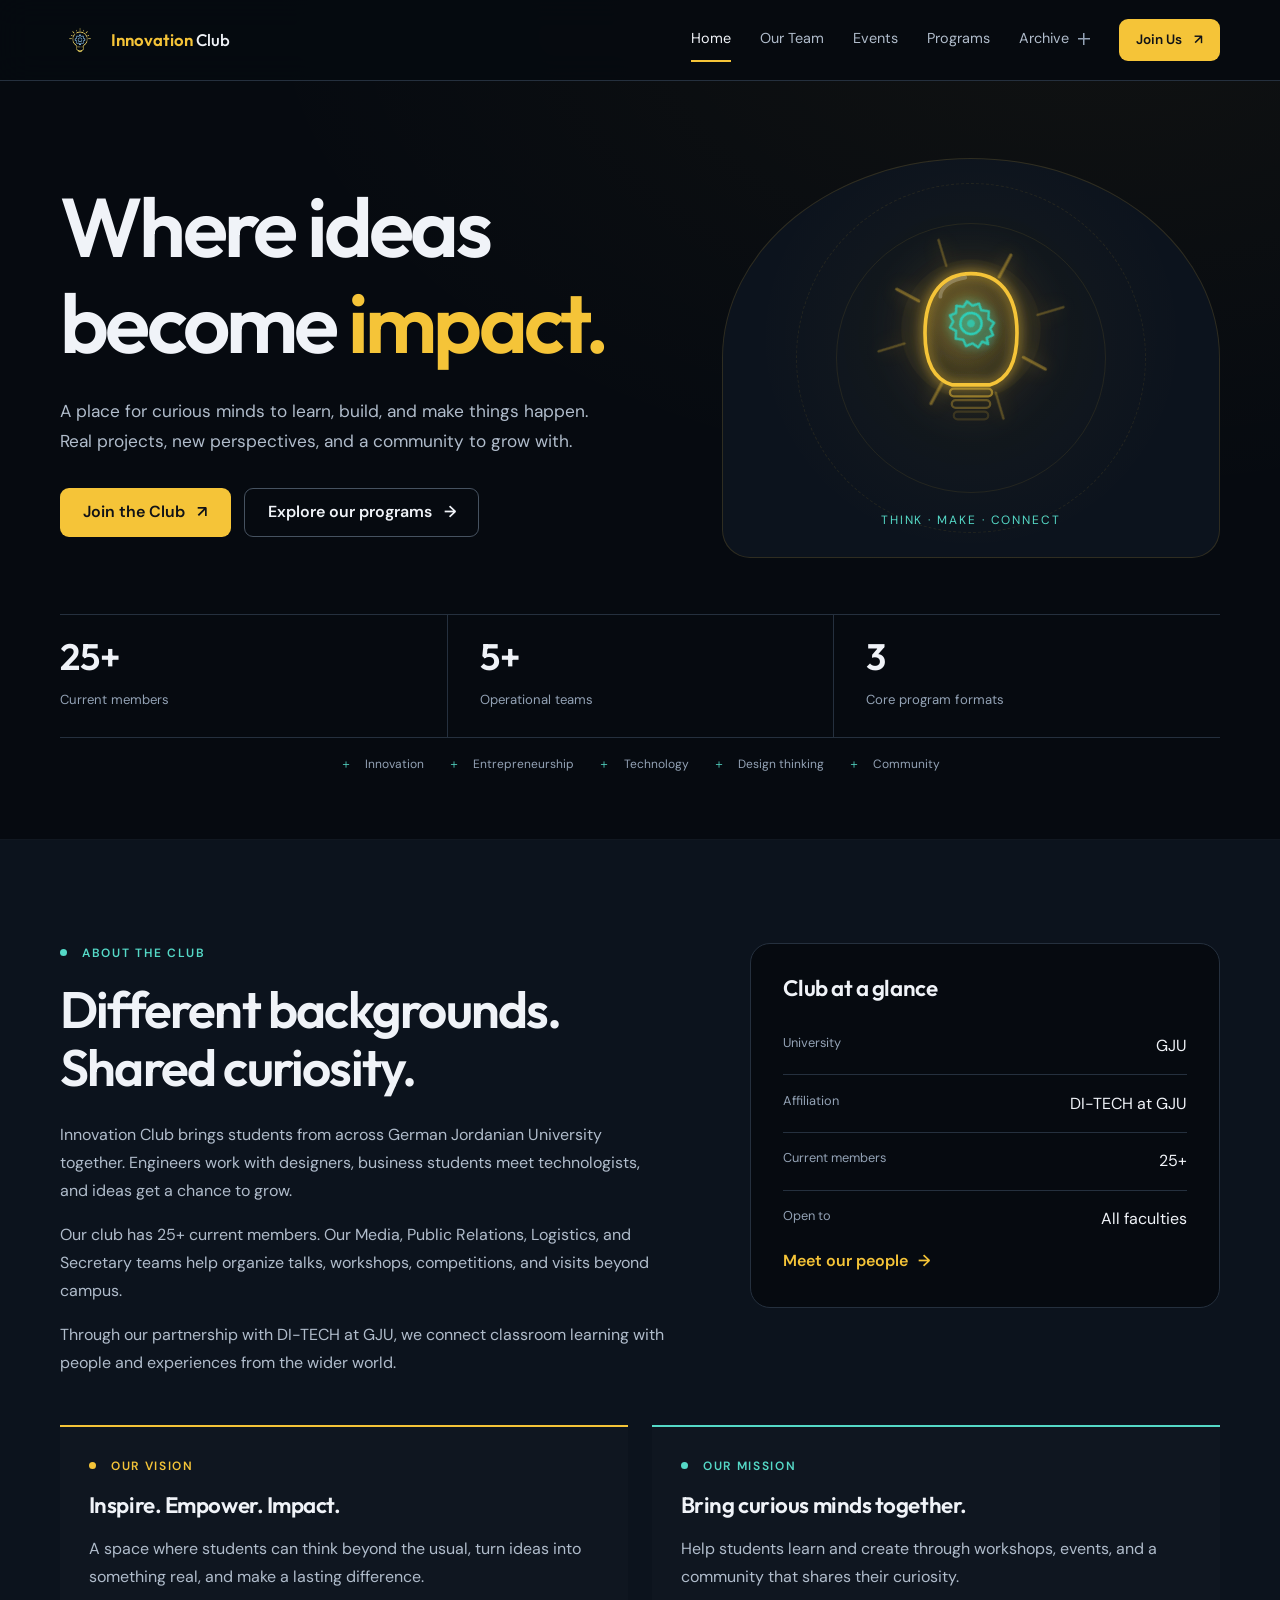
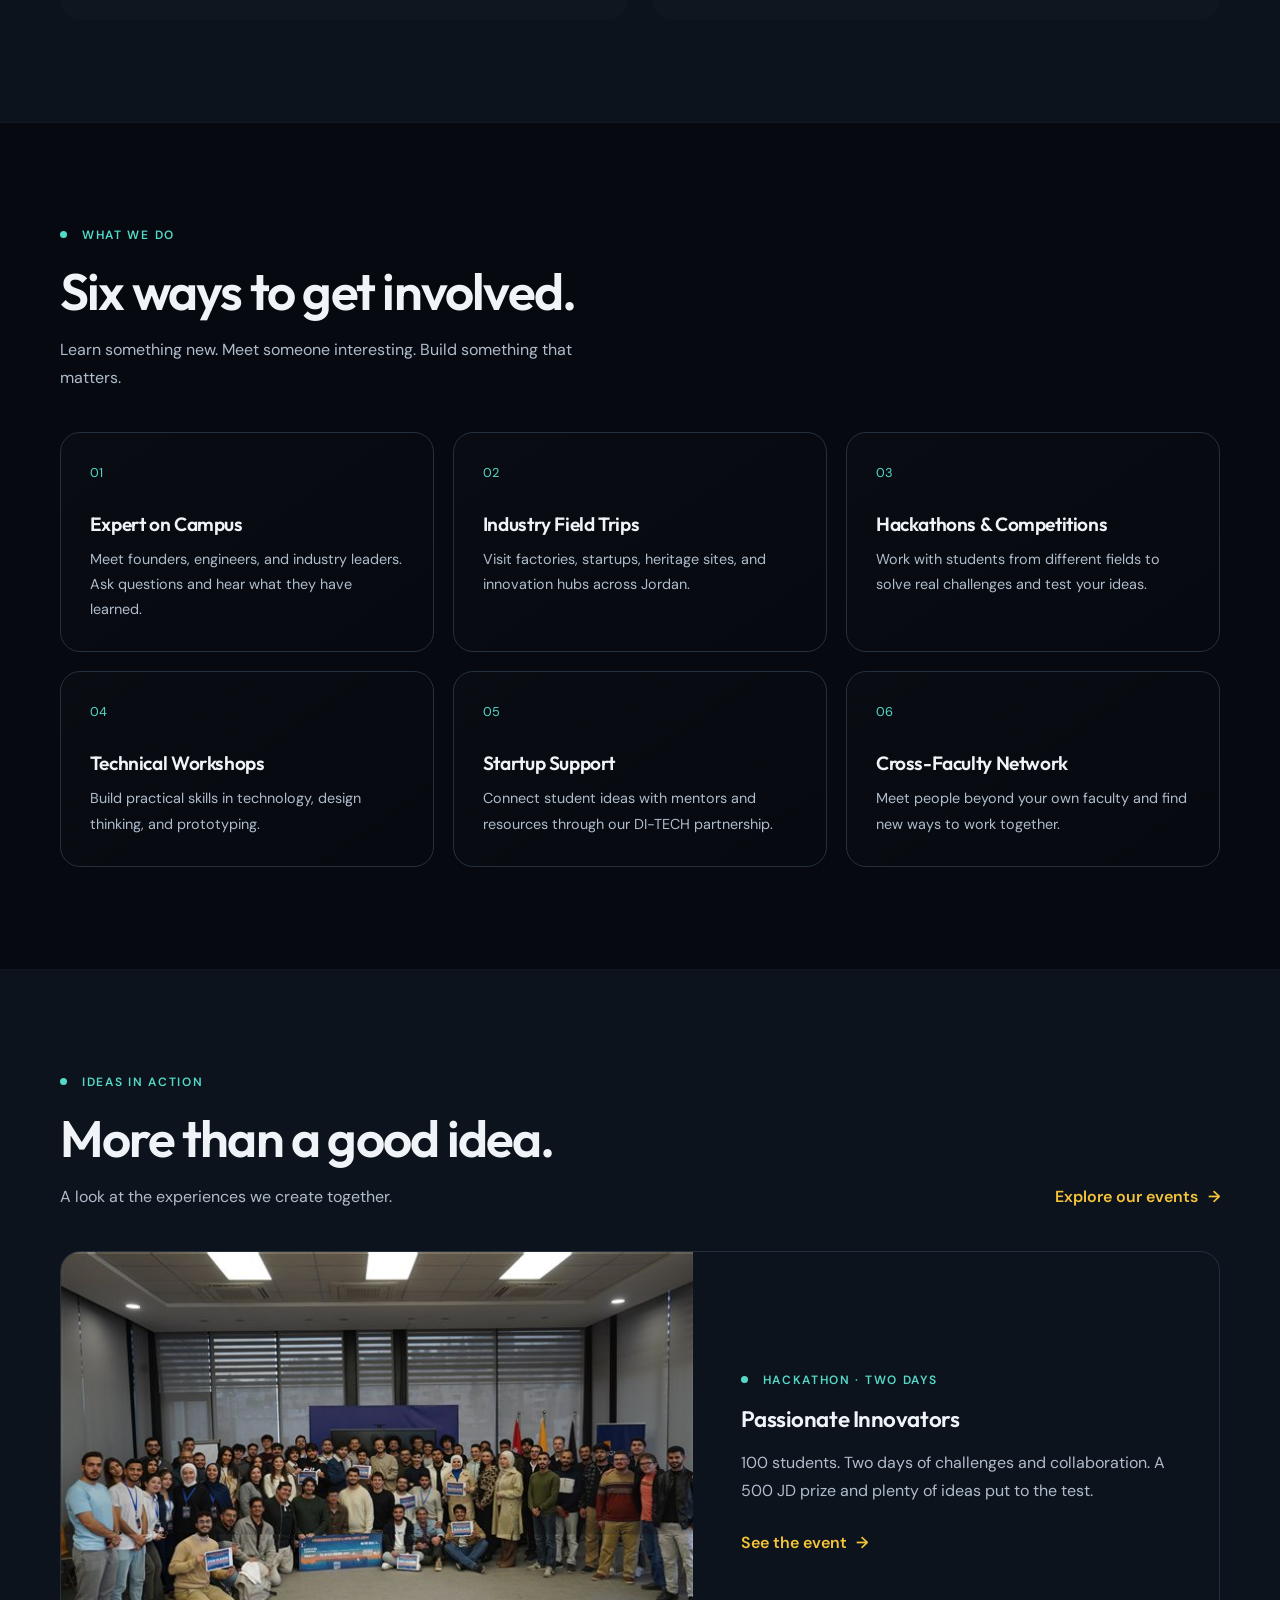
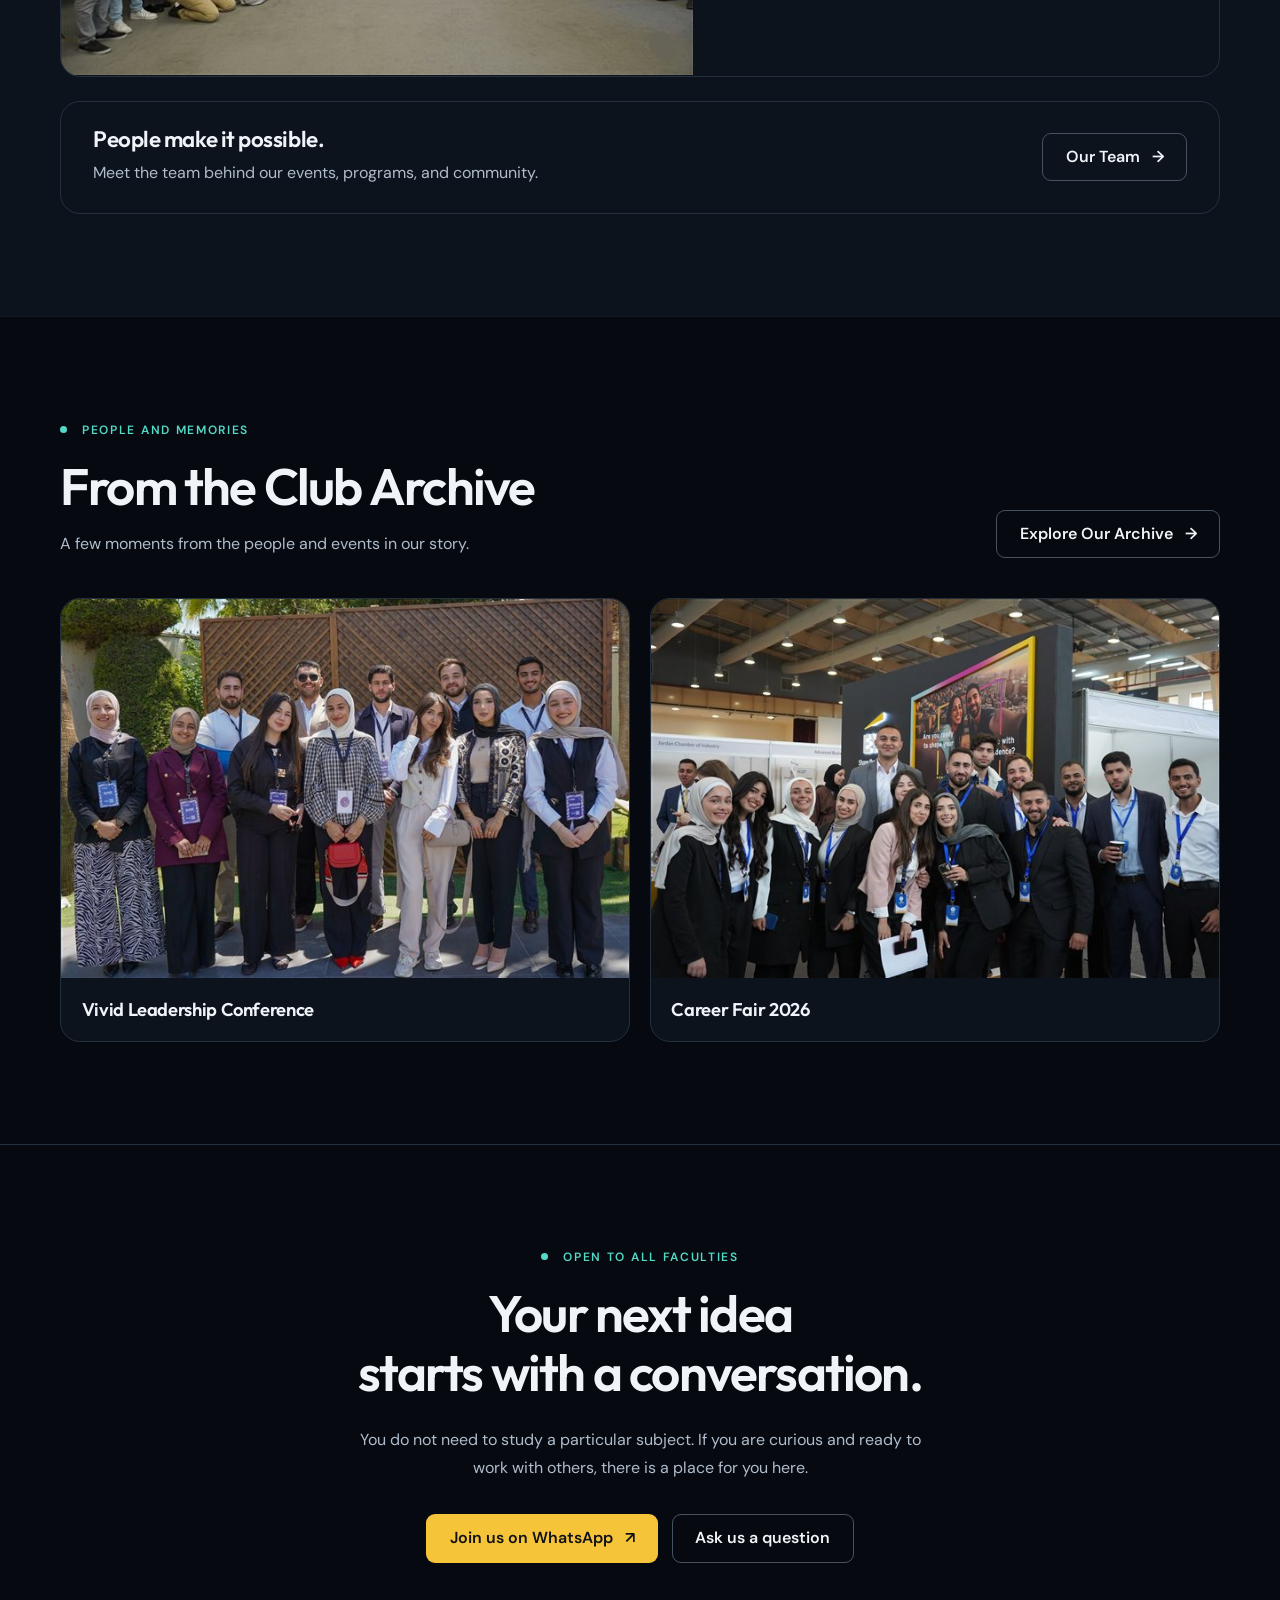
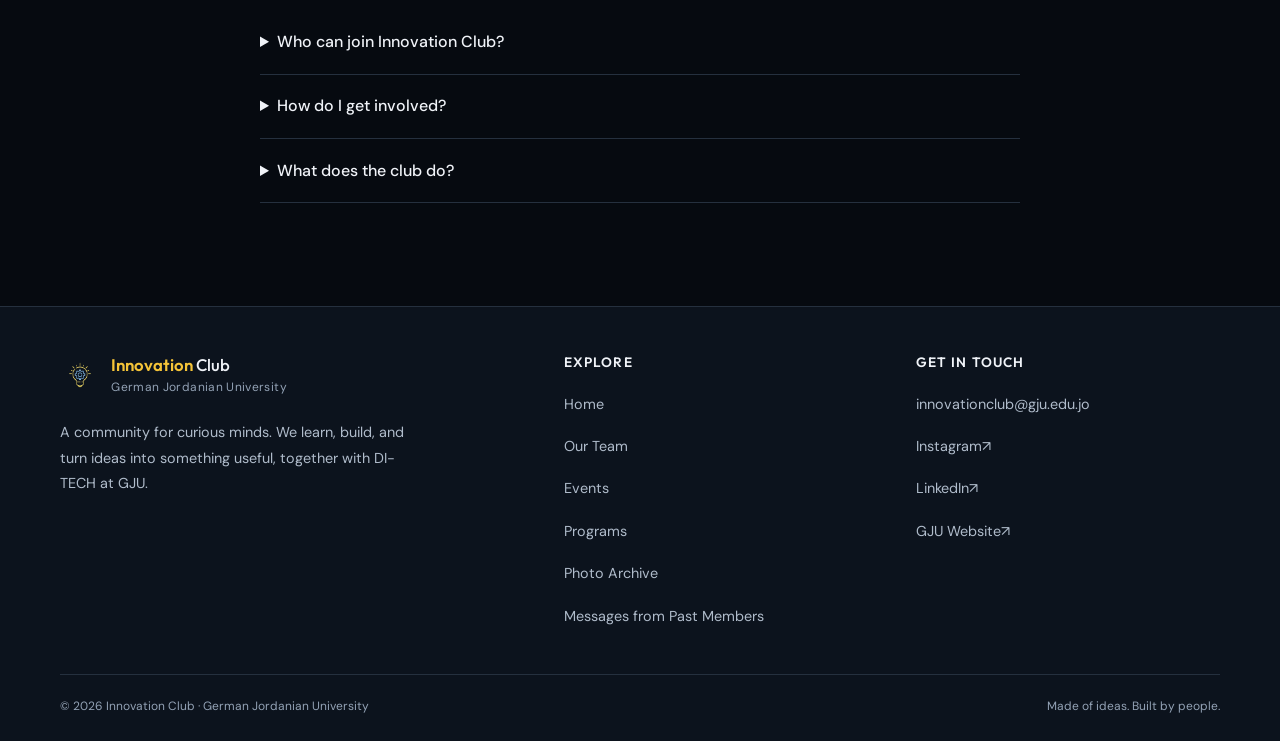
<file: index.html>
<!DOCTYPE html>
<html lang="en">
  <head>
    <meta charset="UTF-8">
    <meta name="viewport" content="width=device-width, initial-scale=1">
    <script>
      if (window.location.pathname === '/index.html') {
        window.location.replace('/' + window.location.search + window.location.hash);
      }
    </script>
    <title>
      Where Ideas Become Impact · Innovation Club · GJU
    </title>
    <meta name="description" content="Innovation Club at German Jordanian University brings curious students together through talks, workshops, hackathons, and field trips.">
    <meta name="theme-color" content="#060a10">
    <link rel="canonical" href="https://innovationclub.online/">
    <meta property="og:type" content="website">
    <meta property="og:site_name" content="Innovation Club · GJU">
    <meta property="og:title" content="Where Ideas Become Impact · Innovation Club">
    <meta property="og:description" content="Innovation Club at German Jordanian University brings curious students together through talks, workshops, hackathons, and field trips.">
    <meta property="og:url" content="https://innovationclub.online/">
    <meta property="og:image" content="https://innovationclub.online/assets/images/brand/logo.png">
    <meta property="og:image:alt" content="Innovation Club logo">
    <meta name="twitter:card" content="summary_large_image">
    <link rel="icon" href="/assets/icons/favicon.svg" type="image/svg+xml">
    <link rel="icon" href="/assets/images/brand/logo.png" type="image/png">
    <link rel="preconnect" href="https://fonts.googleapis.com">
    <link rel="preconnect" href="https://fonts.gstatic.com" crossorigin>
    <link href="https://fonts.googleapis.com/css2?family=Outfit:wght@400;500;600;700;800&amp;family=DM+Sans:wght@400;500;600&amp;display=swap" rel="stylesheet">
    <link rel="stylesheet" href="/css/styles.css">
    <script src="/js/main.js" defer>
    </script>
  </head>
  <body>
    <a class="skip-link" href="#main-content">
      Skip to content
    </a>
    <header class="site-header">
      <nav class="nav-shell container" aria-label="Main navigation">
        <a class="brand" href="/">
          <img src="/assets/images/brand/logo.png" alt="" width="40" height="40">
          <span>
            <strong>
              Innovation
            </strong>
            Club
          </span>
        </a>
        <button class="nav-toggle" type="button" aria-label="Open navigation" aria-expanded="false" aria-controls="primary-navigation" hidden>
          <span>
          </span>
          <span>
          </span>
        </button>
        <ul class="nav-links" id="primary-navigation">
          <li>
            <a href="/" aria-current="page">
              Home
            </a>
          </li>
          <li>
            <a href="/team/">
              Our Team
            </a>
          </li>
          <li>
            <a href="/events/">
              Events
            </a>
          </li>
          <li>
            <a href="/programs/">
              Programs
            </a>
          </li>
          <li class="nav-archive-item">
            <details class="nav-archive">
              <summary aria-controls="archive-menu">Archive</summary>
              <ul class="archive-menu" id="archive-menu">
                <li><a href="/archive/">Photo Archive</a></li>
                <li><a href="/past-members-messages/">Messages from Past Members</a></li>
              </ul>
            </details>
          </li>
          <li>
            <a class="button button-primary" href="/#join">
              Join Us
              <span aria-hidden="true">
                ↗
              </span>
            </a>
          </li>
        </ul>
      </nav>
    </header>
    <main id="main-content" tabindex="-1">
      <section class="hero">
        <div class="container">
          <div class="hero-grid">
            <div class="hero-copy">
              <h1>
                Where ideas
                <br>
                become
                <em>
                  impact.
                </em>
              </h1>
              <p>
                A place for curious minds to learn, build, and make things happen. Real projects, new perspectives, and a community to grow with.
              </p>
              <div class="button-row">
                <a class="button button-primary" href="#join">
                  Join the Club
                  <span aria-hidden="true">
                    ↗
                  </span>
                </a>
                <a class="button button-secondary" href="/programs/">
                  Explore our programs
                  <span aria-hidden="true">
                    →
                  </span>
                </a>
              </div>
            </div>
            <div class="hero-art" aria-hidden="true">
              <svg data-lightbulb width="120" height="130" viewBox="0 0 120 130" fill="none" xmlns="http://www.w3.org/2000/svg"
           style="filter:drop-shadow(0 0 24px rgba(245,196,56,.35))" aria-hidden="true" overflow="visible">
                <defs>
                  <!-- Amber glow filter -->
                  <filter id="aglow" x="-60%" y="-60%" width="220%" height="220%">
                    <feGaussianBlur stdDeviation="5" result="b"/>
                    <feMerge>
                      <feMergeNode in="b"/>
                      <feMergeNode in="SourceGraphic"/>
                    </feMerge>
                  </filter>
                  <!-- Soft bulb glow -->
                  <filter id="bglow" x="-30%" y="-30%" width="160%" height="160%">
                    <feGaussianBlur stdDeviation="3" result="b"/>
                    <feMerge>
                      <feMergeNode in="b"/>
                      <feMergeNode in="SourceGraphic"/>
                    </feMerge>
                  </filter>
                  <!-- Teal glow -->
                  <filter id="tglow" x="-40%" y="-40%" width="180%" height="180%">
                    <feGaussianBlur stdDeviation="2.5" result="b"/>
                    <feMerge>
                      <feMergeNode in="b"/>
                      <feMergeNode in="SourceGraphic"/>
                    </feMerge>
                  </filter>
                  <!-- Inner bulb glass fill -->
                  <radialGradient id="glassFill" cx="42%" cy="38%" r="62%">
                    <stop offset="0%"   stop-color="#F5C438" stop-opacity="0.16"/>
                    <stop offset="70%"  stop-color="#F5C438" stop-opacity="0.04"/>
                    <stop offset="100%" stop-color="#F5C438" stop-opacity="0"/>
                  </radialGradient>
                </defs>
                <!-- ① Outer ambient glow pulse -->
                <circle cx="60" cy="50" r="30" fill="rgba(245,196,56,0.12)" filter="url(#aglow)">
                  <animate attributeName="r"       values="26;38;26"          dur="3s" repeatCount="indefinite" calcMode="spline" keySplines="0.45 0 0.55 1;0.45 0 0.55 1"/>
                  <animate attributeName="opacity" values="0.12;0.32;0.12"    dur="3s" repeatCount="indefinite" calcMode="spline" keySplines="0.45 0 0.55 1;0.45 0 0.55 1"/>
                </circle>
                <!-- ② Spinning rays — 8 lines, SMIL rotate around bulb center (60,50) -->
                <g filter="url(#aglow)" opacity="0.42">
                  <animateTransform attributeName="transform" type="rotate"
            from="0 60 50" to="360 60 50" dur="14s" repeatCount="indefinite"/>
                  <!-- long rays on cardinal axes -->
                  <line x1="60" y1="6"   x2="60" y2="19"  stroke="#F5C438" stroke-width="1.6" stroke-linecap="round"/>
                  <line x1="60" y1="81"  x2="60" y2="94"  stroke="#F5C438" stroke-width="1.6" stroke-linecap="round"/>
                  <line x1="16" y1="50"  x2="29" y2="50"  stroke="#F5C438" stroke-width="1.6" stroke-linecap="round"/>
                  <line x1="91" y1="50"  x2="104" y2="50" stroke="#F5C438" stroke-width="1.6" stroke-linecap="round"/>
                  <!-- short rays on diagonals -->
                  <line x1="23" y1="17"  x2="33" y2="27"  stroke="#F5C438" stroke-width="1.2" stroke-linecap="round" opacity="0.7"/>
                  <line x1="97" y1="17"  x2="87" y2="27"  stroke="#F5C438" stroke-width="1.2" stroke-linecap="round" opacity="0.7"/>
                  <line x1="87" y1="73"  x2="97" y2="83"  stroke="#F5C438" stroke-width="1.2" stroke-linecap="round" opacity="0.7"/>
                  <line x1="33" y1="73"  x2="23" y2="83"  stroke="#F5C438" stroke-width="1.2" stroke-linecap="round" opacity="0.7"/>
                </g>
                <!-- ③ Bulb body — realistic pear shape with glass fill -->
                <!-- Dome: arcs from 36,50 → top → 84,50, then taper to neck -->
                <path d="
          M 50 79
          C 40 76, 36 66, 36 52
          C 36 31, 46 21, 60 21
          C 74 21, 84 31, 84 52
          C 84 66, 80 76, 70 79
          Z
        " fill="url(#glassFill)" stroke="#F5C438" stroke-width="1.9"
          stroke-linejoin="round" filter="url(#bglow)"/>
                <!-- Highlight arc (glass sheen) -->
                <path d="M 44 33 C 44 28, 50 24, 57 23"
          stroke="rgba(255,255,255,0.22)" stroke-width="2" fill="none"
          stroke-linecap="round"/>
                <!-- ⑤ Rotating teal gear — counter-clockwise, SMIL rotate around gear center (60,47) -->
                <g filter="url(#tglow)">
                  <animateTransform attributeName="transform" type="rotate"
            from="0 60 47" to="-360 60 47" dur="10s" repeatCount="indefinite"/>
                  <!-- 8-tooth gear outline -->
                  <path d="
            M60 35
            L62.5 37.8 L65.8 36.8 L66.5 40.3 L69.8 41.7
            L68.5 45.1 L71.2 48.0 L68.5 50.9 L69.5 54.4
            L66.0 55.5 L65.0 59.0 L61.5 58.0 L60.0 61.0
            L58.5 58.0 L55.0 59.0 L54.0 55.5 L50.5 54.4
            L51.5 50.9 L48.8 48.0 L51.5 45.1 L50.2 41.7
            L53.5 40.3 L54.2 36.8 L57.5 37.8 Z
          " stroke="#2DD4BF" stroke-width="1.3" fill="rgba(45,212,191,0.06)"
            stroke-linejoin="round" opacity="0.85"/>
                  <!-- Gear hub -->
                  <circle cx="60" cy="47" r="5.5" stroke="#2DD4BF" stroke-width="1.3"
            fill="rgba(45,212,191,0.1)" opacity="0.95"/>
                  <circle cx="60" cy="47" r="2"   fill="#2DD4BF" opacity="0.7"/>
                </g>
                <!-- ⑥ Base / socket -->
                <!-- Socket body -->
                <rect x="49" y="81" width="22" height="4" rx="2"
          fill="rgba(245,196,56,0.08)" stroke="#F5C438" stroke-width="1.2">
                  <animate attributeName="opacity" values="0.8;0.4;0.8" dur="3s" repeatCount="indefinite"/>
                </rect>
                <rect x="50" y="87" width="20" height="4" rx="2"
          fill="rgba(245,196,56,0.06)" stroke="#F5C438" stroke-width="1.2">
                  <animate attributeName="opacity" values="0.6;0.2;0.6" dur="3s" repeatCount="indefinite"/>
                </rect>
                <rect x="51" y="93" width="18" height="4" rx="2"
          fill="rgba(245,196,56,0.04)" stroke="#F5C438" stroke-width="1.1">
                  <animate attributeName="opacity" values="0.35;0.08;0.35" dur="3s" repeatCount="indefinite"/>
                </rect>
              </svg>
              <span class="art-caption">
                Think · Make · Connect
              </span>
            </div>
          </div>
          <div class="hero-stats" aria-label="Club at a glance">
            <div>
              <strong>
                25+
              </strong>
              <span>
                Current members
              </span>
            </div>
            <div>
              <strong>
                5+
              </strong>
              <span>
                Operational teams
              </span>
            </div>
            <div>
              <strong>
                3
              </strong>
              <span>
                Core program formats
              </span>
            </div>
          </div>
          <div class="interest-strip" aria-hidden="true">
            <span>
              Innovation
            </span>
            <span>
              Entrepreneurship
            </span>
            <span>
              Technology
            </span>
            <span>
              Design thinking
            </span>
            <span>
              Community
            </span>
          </div>
        </div>
      </section>
      <section class="section section-alt" id="about">
        <div class="container">
          <div class="about-grid">
            <div class="prose reveal">
              <span class="eyebrow">
                About the club
              </span>
              <h2>
                Different backgrounds.
                <br>
                Shared curiosity.
              </h2>
              <p>
                Innovation Club brings students from across German Jordanian University together. Engineers work with designers, business students meet technologists, and ideas get a chance to grow.
              </p>
              <p>
                Our club has 25+ current members. Our Media, Public Relations, Logistics, and Secretary teams help organize talks, workshops, competitions, and visits beyond campus.
              </p>
              <p>
                Through our partnership with DI-TECH at GJU, we connect classroom learning with people and experiences from the wider world.
              </p>
            </div>
            <aside class="info-panel reveal" aria-label="Club information">
              <h3>
                Club at a glance
              </h3>
              <dl>
                <div>
                  <dt>
                    University
                  </dt>
                  <dd>
                    GJU
                  </dd>
                </div>
                <div>
                  <dt>
                    Affiliation
                  </dt>
                  <dd>
                    DI-TECH at GJU
                  </dd>
                </div>
                <div>
                  <dt>
                    Current members
                  </dt>
                  <dd>
                    25+
                  </dd>
                </div>
                <div>
                  <dt>
                    Open to
                  </dt>
                  <dd>
                    All faculties
                  </dd>
                </div>
              </dl>
              <a class="text-link" href="/team/">
                Meet our people
                <span aria-hidden="true">
                  →
                </span>
              </a>
            </aside>
          </div>
          <div class="vision-grid">
            <article class="vision-card reveal">
              <span class="eyebrow amber">
                Our vision
              </span>
              <h3>
                Inspire. Empower. Impact.
              </h3>
              <p>
                A space where students can think beyond the usual, turn ideas into something real, and make a lasting difference.
              </p>
            </article>
            <article class="vision-card reveal">
              <span class="eyebrow">
                Our mission
              </span>
              <h3>
                Bring curious minds together.
              </h3>
              <p>
                Help students learn and create through workshops, events, and a community that shares their curiosity.
              </p>
            </article>
          </div>
        </div>
      </section>
      <section class="section" id="what-we-do">
        <div class="container">
          <div class="section-head">
            <div>
              <span class="eyebrow">
                What we do
              </span>
              <h2>
                Six ways to get involved.
              </h2>
              <p>
                Learn something new. Meet someone interesting. Build something that matters.
              </p>
            </div>
          </div>
          <div class="pillar-grid">
            <article class="pillar-card reveal">
              <span class="pillar-number">
                01
              </span>
              <h3>
                Expert on Campus
              </h3>
              <p>
                Meet founders, engineers, and industry leaders. Ask questions and hear what they have learned.
              </p>
            </article>
            <article class="pillar-card reveal">
              <span class="pillar-number">
                02
              </span>
              <h3>
                Industry Field Trips
              </h3>
              <p>
                Visit factories, startups, heritage sites, and innovation hubs across Jordan.
              </p>
            </article>
            <article class="pillar-card reveal">
              <span class="pillar-number">
                03
              </span>
              <h3>
                Hackathons &amp; Competitions
              </h3>
              <p>
                Work with students from different fields to solve real challenges and test your ideas.
              </p>
            </article>
            <article class="pillar-card reveal">
              <span class="pillar-number">
                04
              </span>
              <h3>
                Technical Workshops
              </h3>
              <p>
                Build practical skills in technology, design thinking, and prototyping.
              </p>
            </article>
            <article class="pillar-card reveal">
              <span class="pillar-number">
                05
              </span>
              <h3>
                Startup Support
              </h3>
              <p>
                Connect student ideas with mentors and resources through our DI-TECH partnership.
              </p>
            </article>
            <article class="pillar-card reveal">
              <span class="pillar-number">
                06
              </span>
              <h3>
                Cross-Faculty Network
              </h3>
              <p>
                Meet people beyond your own faculty and find new ways to work together.
              </p>
            </article>
          </div>
        </div>
      </section>
      <section class="section section-alt">
        <div class="container">
          <div class="section-head">
            <div>
              <span class="eyebrow">
                Ideas in action
              </span>
              <h2>
                More than a good idea.
              </h2>
              <p>
                A look at the experiences we create together.
              </p>
            </div>
            <a class="text-link" href="/events/">
              Explore our events
              <span aria-hidden="true">
                →
              </span>
            </a>
          </div>
          <article class="feature-story reveal">
            <img src="/assets/images/events/passionate-innovators-640.jpg" srcset="/assets/images/events/passionate-innovators-640.jpg 640w, /assets/images/events/passionate-innovators-1280.jpg 1280w" sizes="(max-width: 760px) calc(100vw - 32px), (max-width: 1024px) calc(100vw - 48px), (max-width: 1208px) calc((100vw - 48px) / 2), 560px" width="1280" height="859" alt="Students and organizers at the Passionate Innovators Hackathon" loading="lazy" decoding="async">
            <div class="story-copy">
              <span class="eyebrow">
                Hackathon · Two days
              </span>
              <h3>
                Passionate Innovators
              </h3>
              <p>
                100 students. Two days of challenges and collaboration. A 500 JD prize and plenty of ideas put to the test.
              </p>
              <a class="text-link" href="/events/#passionate-innovators">
                See the event
                <span aria-hidden="true">
                  →
                </span>
              </a>
            </div>
          </article>
          <div class="team-teaser">
            <div>
              <h3>
                People make it possible.
              </h3>
              <p>
                Meet the team behind our events, programs, and community.
              </p>
            </div>
            <a class="button button-secondary" href="/team/">
              Our Team
              <span aria-hidden="true">
                →
              </span>
            </a>
          </div>
        </div>
      </section>
      <section class="section archive-preview" id="club-archive" aria-labelledby="club-archive-title">
        <div class="container">
          <div class="section-head">
            <div>
              <span class="eyebrow">
                People and memories
              </span>
              <h2 id="club-archive-title">
                From the Club Archive
              </h2>
              <p>
                A few moments from the people and events in our story.
              </p>
            </div>
            <a class="button button-secondary" href="/archive/">
              Explore Our Archive
              <span aria-hidden="true">
                →
              </span>
            </a>
          </div>
          <div class="archive-grid archive-preview-grid">
            <figure class="archive-card reveal">
              <a class="archive-photo-link" href="/archive/#vivid-leadership-conference">
                <img src="/assets/images/archive/vivid-leadership-conference-640.jpg" srcset="/assets/images/archive/vivid-leadership-conference-640.jpg 640w, /assets/images/archive/vivid-leadership-conference-1600.jpg 1600w" sizes="(max-width: 480px) calc(100vw - 32px), (max-width: 1024px) calc((100vw - 64px) / 2), 370px" width="1600" height="1066" alt="A club group photograph at Vivid Leadership Conference" loading="lazy" decoding="async">
              </a>
              <figcaption>
                <h3>
                  Vivid Leadership Conference
                </h3>
              </figcaption>
            </figure>
            <figure class="archive-card reveal">
              <a class="archive-photo-link" href="/archive/#career-fair-2026">
                <img src="/assets/images/archive/career-fair-2026-640.jpg" srcset="/assets/images/archive/career-fair-2026-640.jpg 640w, /assets/images/archive/career-fair-2026-1600.jpg 1600w" sizes="(max-width: 480px) calc(100vw - 32px), (max-width: 1024px) calc((100vw - 64px) / 2), 370px" width="1600" height="1067" alt="Club members together at Career Fair 2026" loading="lazy" decoding="async">
              </a>
              <figcaption>
                <h3>
                  Career Fair 2026
                </h3>
              </figcaption>
            </figure>
          </div>
        </div>
      </section>
      <section class="section" id="join">
        <div class="container">
          <div class="join-panel">
            <span class="eyebrow">
              Open to all faculties
            </span>
            <h2>
              Your next idea
              <br>
              starts with a conversation.
            </h2>
            <p>
              You do not need to study a particular subject. If you are curious and ready to work with others, there is a place for you here.
            </p>
            <div class="button-row">
              <a class="button button-primary" href="https://chat.whatsapp.com/IQHLxVh9CBuE3qbPdCDzAi" target="_blank" rel="noopener noreferrer">
                Join us on WhatsApp
                <span aria-hidden="true">
                  ↗
                </span>
                <span class="sr-only">
                  (opens in a new tab)
                </span>
              </a>
              <a class="button button-secondary" href="mailto:innovationclub@gju.edu.jo">
                Ask us a question
              </a>
            </div>
          </div>
          <div class="faq">
            <details>
              <summary>
                Who can join Innovation Club?
              </summary>
              <p>
                Students from all GJU faculties are welcome. Our work brings different backgrounds and interests together.
              </p>
            </details>
            <details>
              <summary>
                How do I get involved?
              </summary>
              <p>
                Use the WhatsApp link to connect with the club, or email innovationclub@gju.edu.jo if you have a question.
              </p>
            </details>
            <details>
              <summary>
                What does the club do?
              </summary>
              <p>
                Explore our
                <a class="text-link" href="/programs/">
                  programs
                </a>
                and
                <a class="text-link" href="/events/">
                  past events
                </a>
                to get to know our talks, workshops, competitions, and field trips.
              </p>
            </details>
          </div>
        </div>
      </section>
    </main>
    <footer class="site-footer">
      <div class="container">
        <div class="footer-grid">
          <div class="footer-brand">
            <a class="brand" href="/">
              <img src="/assets/images/brand/logo.png" alt="" width="40" height="40">
              <span>
                <strong>
                  Innovation
                </strong>
                Club
                <small>
                  German Jordanian University
                </small>
              </span>
            </a>
            <p>
              A community for curious minds. We learn, build, and turn ideas into something useful, together with DI-TECH at GJU.
            </p>
          </div>
          <div>
            <h2>
              Explore
            </h2>
            <ul>
              <li>
                <a href="/">
                  Home
                </a>
              </li>
              <li>
                <a href="/team/">
                  Our Team
                </a>
              </li>
              <li>
                <a href="/events/">
                  Events
                </a>
              </li>
              <li>
                <a href="/programs/">
                  Programs
                </a>
              </li>
              <li><a href="/archive/">Photo Archive</a></li>
              <li><a href="/past-members-messages/">Messages from Past Members</a></li>
            </ul>
          </div>
          <div>
            <h2>
              Get in touch
            </h2>
            <ul>
              <li>
                <a href="mailto:innovationclub@gju.edu.jo">
                  innovationclub@gju.edu.jo
                </a>
              </li>
              <li>
                <a href="https://www.instagram.com/innovationclub.gju/" target="_blank" rel="noopener noreferrer">
                  Instagram
                  <span aria-hidden="true">
                    ↗
                  </span>
                  <span class="sr-only">
                    (opens in a new tab)
                  </span>
                </a>
              </li>
              <li>
                <a href="https://www.linkedin.com/company/innovation-club-gju/" target="_blank" rel="noopener noreferrer">
                  LinkedIn
                  <span aria-hidden="true">
                    ↗
                  </span>
                  <span class="sr-only">
                    (opens in a new tab)
                  </span>
                </a>
              </li>
              <li>
                <a href="https://www.gju.edu.jo" target="_blank" rel="noopener noreferrer">
                  GJU Website
                  <span aria-hidden="true">
                    ↗
                  </span>
                  <span class="sr-only">
                    (opens in a new tab)
                  </span>
                </a>
              </li>
            </ul>
          </div>
        </div>
        <div class="footer-bar">
          <span>
            © 2026 Innovation Club · German Jordanian University
          </span>
          <span>
            Made of ideas. Built by people.
          </span>
        </div>
      </div>
    </footer>
  </body>
</html>
</file>
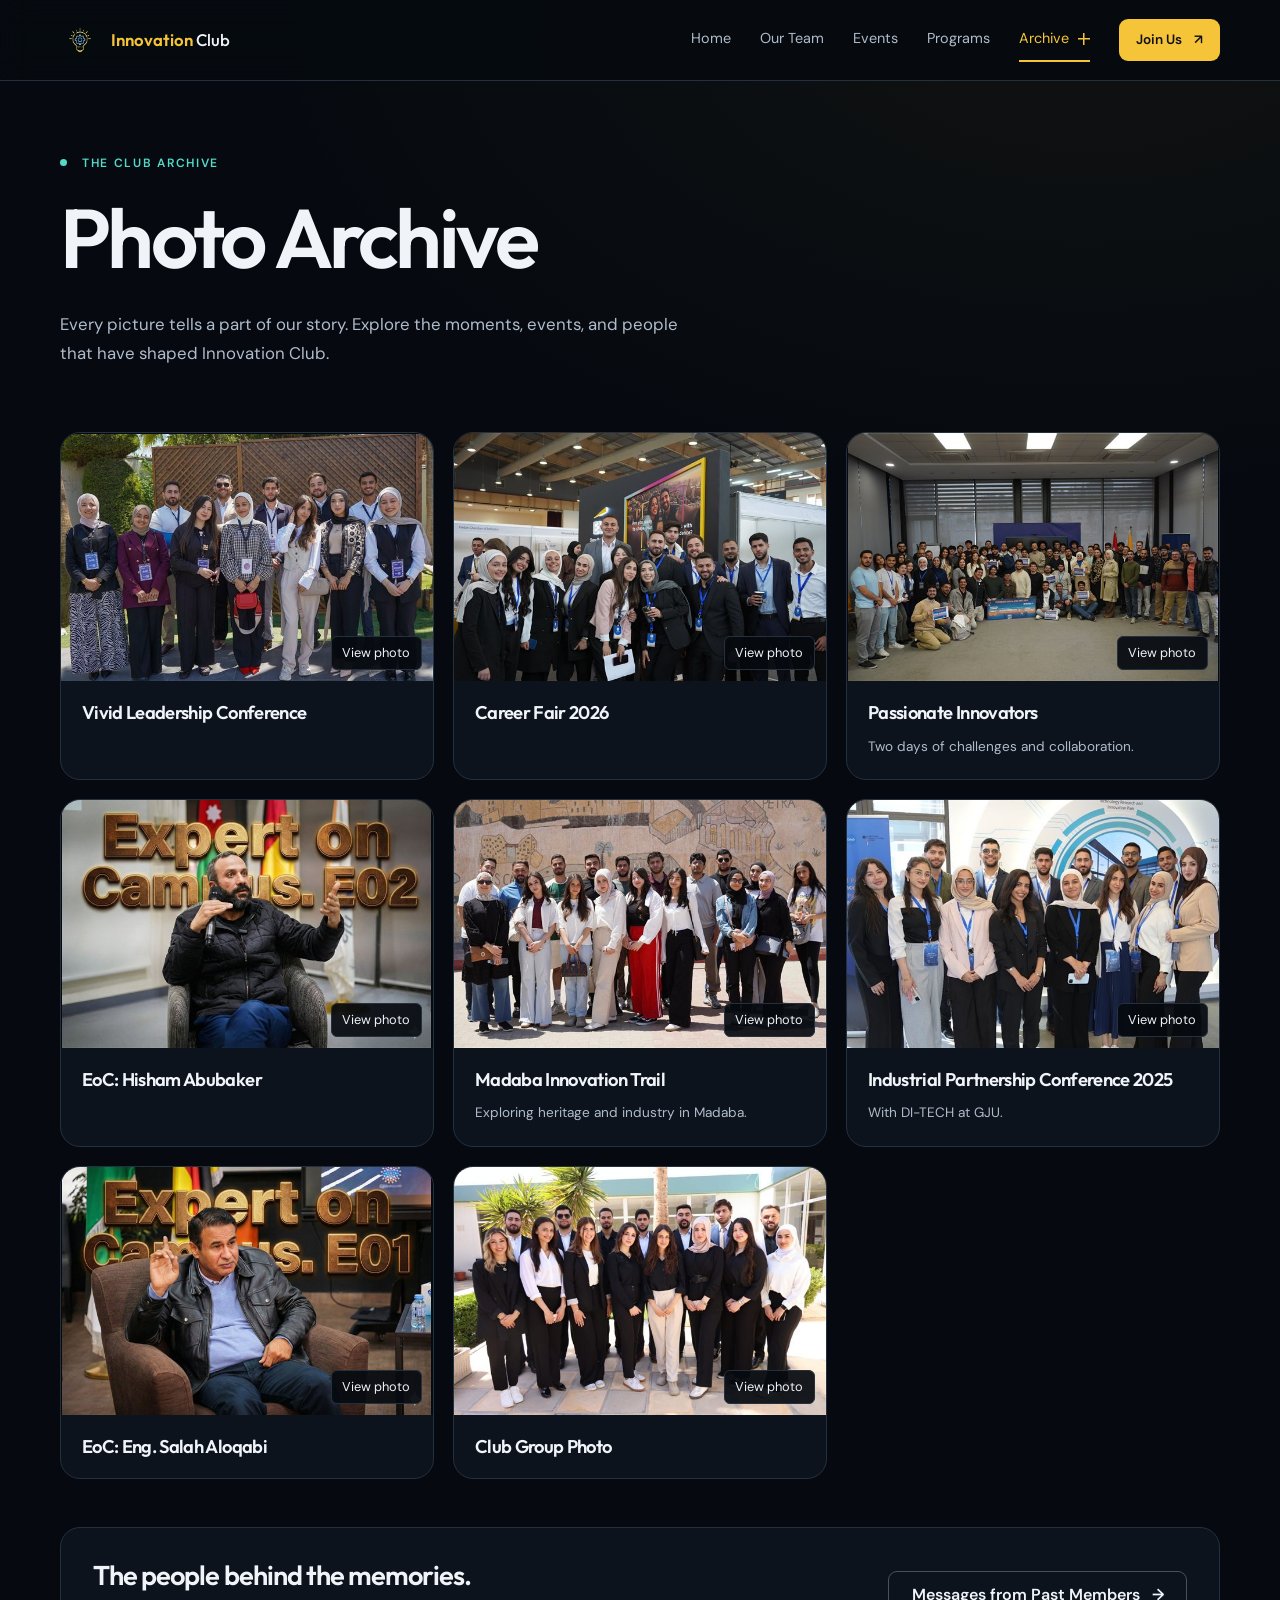
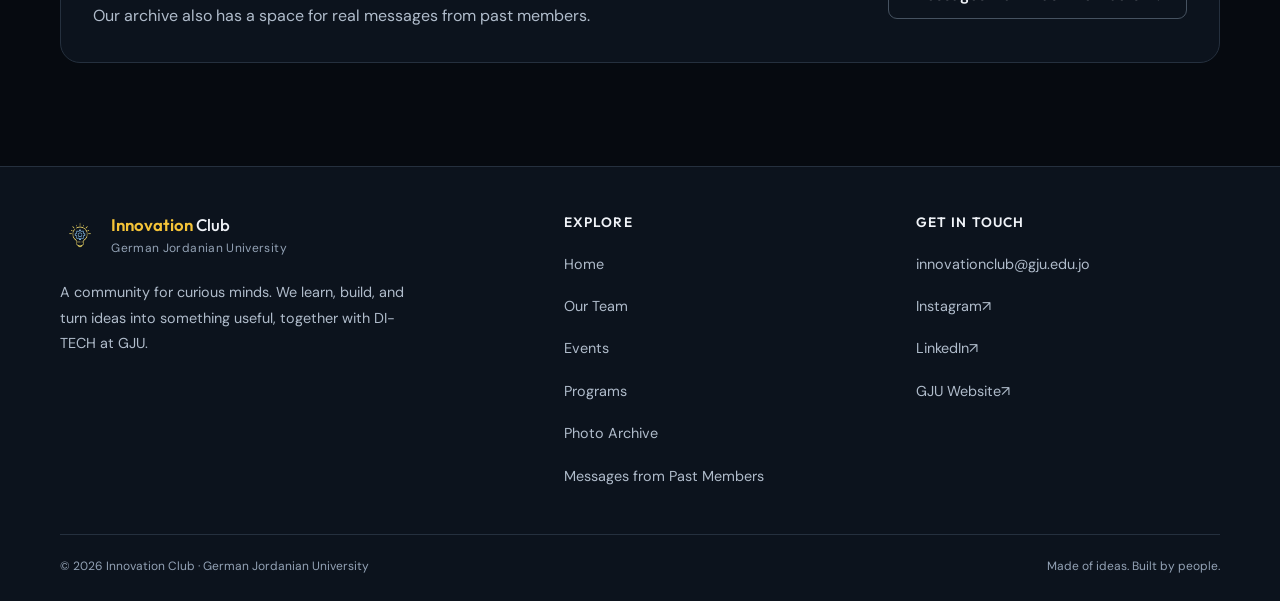
<file: archive/index.html>
<!DOCTYPE html>
<html lang="en">
  <head>
    <meta charset="UTF-8">
    <meta name="viewport" content="width=device-width, initial-scale=1">
    <title>
      Photo Archive · Innovation Club · GJU
    </title>
    <meta name="description" content="Explore real photographs of Innovation Club events, people, and shared memories at German Jordanian University.">
    <meta name="theme-color" content="#060a10">
    <link rel="canonical" href="https://innovationclub.online/archive/">
    <meta property="og:type" content="website">
    <meta property="og:site_name" content="Innovation Club · GJU">
    <meta property="og:title" content="Photo Archive · Innovation Club">
    <meta property="og:description" content="Explore real photographs of Innovation Club events, people, and shared memories at German Jordanian University.">
    <meta property="og:url" content="https://innovationclub.online/archive/">
    <meta property="og:image" content="https://innovationclub.online/assets/images/brand/logo.png">
    <meta property="og:image:alt" content="Innovation Club logo">
    <meta name="twitter:card" content="summary_large_image">
    <link rel="icon" href="/assets/icons/favicon.svg" type="image/svg+xml">
    <link rel="icon" href="/assets/images/brand/logo.png" type="image/png">
    <link rel="preconnect" href="https://fonts.googleapis.com">
    <link rel="preconnect" href="https://fonts.gstatic.com" crossorigin>
    <link href="https://fonts.googleapis.com/css2?family=Outfit:wght@400;500;600;700;800&amp;family=DM+Sans:wght@400;500;600&amp;display=swap" rel="stylesheet">
    <link rel="stylesheet" href="/css/styles.css">
    <script src="/js/main.js" defer>
    </script>
  </head>
  <body>
    <a class="skip-link" href="#main-content">
      Skip to content
    </a>
    <header class="site-header">
      <nav class="nav-shell container" aria-label="Main navigation">
        <a class="brand" href="/">
          <img src="/assets/images/brand/logo.png" alt="" width="40" height="40">
          <span>
            <strong>
              Innovation
            </strong>
            Club
          </span>
        </a>
        <button class="nav-toggle" type="button" aria-label="Open navigation" aria-expanded="false" aria-controls="primary-navigation" hidden>
          <span>
          </span>
          <span>
          </span>
        </button>
        <ul class="nav-links" id="primary-navigation">
          <li>
            <a href="/">
              Home
            </a>
          </li>
          <li>
            <a href="/team/">
              Our Team
            </a>
          </li>
          <li>
            <a href="/events/">
              Events
            </a>
          </li>
          <li>
            <a href="/programs/">
              Programs
            </a>
          </li>
          <li class="nav-archive-item">
            <details class="nav-archive is-current">
              <summary aria-controls="archive-menu">
                Archive
              </summary>
              <ul class="archive-menu" id="archive-menu">
                <li>
                  <a href="/archive/" aria-current="page">
                    Photo Archive
                  </a>
                </li>
                <li>
                  <a href="/past-members-messages/">
                    Messages from Past Members
                  </a>
                </li>
              </ul>
            </details>
          </li>
          <li>
            <a class="button button-primary" href="/#join">
              Join Us
              <span aria-hidden="true">
                ↗
              </span>
            </a>
          </li>
        </ul>
      </nav>
    </header>
    <main id="main-content" tabindex="-1">
      <section class="page-intro">
        <div class="container">
          <span class="eyebrow">
            The club archive
          </span>
          <h1>
            Photo Archive
          </h1>
          <p>
            Every picture tells a part of our story. Explore the moments, events, and people that have shaped Innovation Club.
          </p>
        </div>
      </section>
      <section class="section archive-gallery-section" aria-label="Club photographs">
        <div class="container">
          <div class="archive-grid">
            <figure class="archive-card reveal" id="vivid-leadership-conference">
              <div class="archive-photo-frame" data-lightbox data-photo-src="/assets/images/archive/vivid-leadership-conference-1600.jpg" data-photo-title="Vivid Leadership Conference" data-photo-caption="">
                <img src="/assets/images/archive/vivid-leadership-conference-640.jpg" srcset="/assets/images/archive/vivid-leadership-conference-640.jpg 640w, /assets/images/archive/vivid-leadership-conference-1600.jpg 1600w" sizes="(max-width: 480px) calc(100vw - 32px), (max-width: 1024px) calc((100vw - 64px) / 2), 370px" width="1600" height="1066" alt="A club group photograph at Vivid Leadership Conference" loading="lazy" decoding="async">
                <span class="archive-open-label" data-lightbox-label hidden aria-hidden="true">
                  View photo
                </span>
              </div>
              <figcaption>
                <h2>
                  Vivid Leadership Conference
                </h2>
              </figcaption>
            </figure>
            <figure class="archive-card reveal" id="career-fair-2026">
              <div class="archive-photo-frame" data-lightbox data-photo-src="/assets/images/archive/career-fair-2026-1600.jpg" data-photo-title="Career Fair 2026" data-photo-caption="">
                <img src="/assets/images/archive/career-fair-2026-640.jpg" srcset="/assets/images/archive/career-fair-2026-640.jpg 640w, /assets/images/archive/career-fair-2026-1600.jpg 1600w" sizes="(max-width: 480px) calc(100vw - 32px), (max-width: 1024px) calc((100vw - 64px) / 2), 370px" width="1600" height="1067" alt="Club members together at Career Fair 2026" loading="lazy" decoding="async">
                <span class="archive-open-label" data-lightbox-label hidden aria-hidden="true">
                  View photo
                </span>
              </div>
              <figcaption>
                <h2>
                  Career Fair 2026
                </h2>
              </figcaption>
            </figure>
            <figure class="archive-card reveal" id="passionate-innovators">
              <div class="archive-photo-frame" data-lightbox data-photo-src="/assets/images/events/passionate-innovators-1280.jpg" data-photo-title="Passionate Innovators" data-photo-caption="Two days of challenges and collaboration.">
                <img src="/assets/images/events/passionate-innovators-640.jpg" srcset="/assets/images/events/passionate-innovators-640.jpg 640w, /assets/images/events/passionate-innovators-1280.jpg 1280w" sizes="(max-width: 480px) calc(100vw - 32px), (max-width: 1024px) calc((100vw - 64px) / 2), 370px" width="1280" height="859" alt="Students and organizers at the Passionate Innovators hackathon" loading="lazy" decoding="async">
                <span class="archive-open-label" data-lightbox-label hidden aria-hidden="true">
                  View photo
                </span>
              </div>
              <figcaption>
                <h2>
                  Passionate Innovators
                </h2>
                <p>Two days of challenges and collaboration.</p>
              </figcaption>
            </figure>
            <figure class="archive-card reveal" id="eoc-hisham-abubaker">
              <div class="archive-photo-frame" data-lightbox data-photo-src="/assets/images/events/eoc-hisham-abubaker-1280.jpg" data-photo-title="EoC: Hisham Abubaker" data-photo-caption="">
                <img src="/assets/images/events/eoc-hisham-abubaker-640.jpg" srcset="/assets/images/events/eoc-hisham-abubaker-640.jpg 640w, /assets/images/events/eoc-hisham-abubaker-1280.jpg 1280w" sizes="(max-width: 480px) calc(100vw - 32px), (max-width: 1024px) calc((100vw - 64px) / 2), 370px" width="1280" height="859" alt="Hisham Abubaker speaking at an Expert on Campus session" loading="lazy" decoding="async">
                <span class="archive-open-label" data-lightbox-label hidden aria-hidden="true">
                  View photo
                </span>
              </div>
              <figcaption>
                <h2>
                  EoC: Hisham Abubaker
                </h2>
              </figcaption>
            </figure>
            <figure class="archive-card reveal" id="madaba-innovation-trail">
              <div class="archive-photo-frame" data-lightbox data-photo-src="/assets/images/events/madaba-innovation-trail-1280.jpg" data-photo-title="Madaba Innovation Trail" data-photo-caption="Exploring heritage and industry in Madaba.">
                <img src="/assets/images/events/madaba-innovation-trail-640.jpg" srcset="/assets/images/events/madaba-innovation-trail-640.jpg 640w, /assets/images/events/madaba-innovation-trail-1280.jpg 1280w" sizes="(max-width: 480px) calc(100vw - 32px), (max-width: 1024px) calc((100vw - 64px) / 2), 370px" width="1280" height="854" alt="A group photograph from the Madaba Innovation Trail" loading="lazy" decoding="async">
                <span class="archive-open-label" data-lightbox-label hidden aria-hidden="true">
                  View photo
                </span>
              </div>
              <figcaption>
                <h2>
                  Madaba Innovation Trail
                </h2>
                <p>Exploring heritage and industry in Madaba.</p>
              </figcaption>
            </figure>
            <figure class="archive-card reveal" id="industrial-partnership-conference">
              <div class="archive-photo-frame" data-lightbox data-photo-src="/assets/images/events/industrial-partnership-conference-1280.jpg" data-photo-title="Industrial Partnership Conference 2025" data-photo-caption="With DI-TECH at GJU.">
                <img src="/assets/images/events/industrial-partnership-conference-640.jpg" srcset="/assets/images/events/industrial-partnership-conference-640.jpg 640w, /assets/images/events/industrial-partnership-conference-1280.jpg 1065w" sizes="(max-width: 480px) calc(100vw - 32px), (max-width: 1024px) calc((100vw - 64px) / 2), 370px" width="1065" height="710" alt="Club organizers at the Industrial Partnership Conference" loading="lazy" decoding="async">
                <span class="archive-open-label" data-lightbox-label hidden aria-hidden="true">
                  View photo
                </span>
              </div>
              <figcaption>
                <h2>
                  Industrial Partnership Conference 2025
                </h2>
                <p>With DI-TECH at GJU.</p>
              </figcaption>
            </figure>
            <figure class="archive-card reveal" id="eoc-salah-aloqabi">
              <div class="archive-photo-frame" data-lightbox data-photo-src="/assets/images/events/eoc-salah-aloqabi-1280.jpg" data-photo-title="EoC: Eng. Salah Aloqabi" data-photo-caption="">
                <img src="/assets/images/events/eoc-salah-aloqabi-640.jpg" srcset="/assets/images/events/eoc-salah-aloqabi-640.jpg 640w, /assets/images/events/eoc-salah-aloqabi-1280.jpg 1280w" sizes="(max-width: 480px) calc(100vw - 32px), (max-width: 1024px) calc((100vw - 64px) / 2), 370px" width="1280" height="859" alt="Eng. Salah Aloqabi speaking at an Expert on Campus session" loading="lazy" decoding="async">
                <span class="archive-open-label" data-lightbox-label hidden aria-hidden="true">
                  View photo
                </span>
              </div>
              <figcaption>
                <h2>
                  EoC: Eng. Salah Aloqabi
                </h2>
              </figcaption>
            </figure>
            <figure class="archive-card reveal" id="club-group-01">
              <div class="archive-photo-frame" data-lightbox data-photo-src="/assets/images/team/board-group-01-1280.jpg" data-photo-title="Club Group Photo" data-photo-caption="">
                <img src="/assets/images/team/board-group-01-640.jpg" srcset="/assets/images/team/board-group-01-640.jpg 640w, /assets/images/team/board-group-01-1280.jpg 1280w" sizes="(max-width: 480px) calc(100vw - 32px), (max-width: 1024px) calc((100vw - 64px) / 2), 370px" width="1280" height="853" alt="An Innovation Club group photograph outdoors" loading="lazy" decoding="async">
                <span class="archive-open-label" data-lightbox-label hidden aria-hidden="true">
                  View photo
                </span>
              </div>
              <figcaption>
                <h2>
                  Club Group Photo
                </h2>
              </figcaption>
            </figure>
          </div>
          <aside class="callout">
            <div>
              <h2>
                The people behind the memories.
              </h2>
              <p>
                Our archive also has a space for real messages from past members.
              </p>
            </div>
            <a class="button button-secondary" href="/past-members-messages/">
              Messages from Past Members
              <span aria-hidden="true">
                →
              </span>
            </a>
          </aside>
        </div>
      </section>
      <dialog class="photo-lightbox" id="photo-lightbox" aria-labelledby="lightbox-title" aria-describedby="lightbox-caption" hidden>
        <div class="lightbox-panel">
          <div class="lightbox-toolbar">
            <h2 id="lightbox-title" data-lightbox-title>
              Photo Archive
            </h2>
            <button class="lightbox-close" type="button" data-lightbox-close aria-label="Close photo">
              ×
            </button>
          </div>
          <div class="lightbox-media">
            <img data-lightbox-image alt="" hidden>
          </div>
          <p class="lightbox-caption" id="lightbox-caption" data-lightbox-caption>
          </p>
          <p class="lightbox-status" role="status" data-lightbox-status>
          </p>
        </div>
      </dialog>
    </main>
    <footer class="site-footer">
      <div class="container">
        <div class="footer-grid">
          <div class="footer-brand">
            <a class="brand" href="/">
              <img src="/assets/images/brand/logo.png" alt="" width="40" height="40">
              <span>
                <strong>
                  Innovation
                </strong>
                Club
                <small>
                  German Jordanian University
                </small>
              </span>
            </a>
            <p>
              A community for curious minds. We learn, build, and turn ideas into something useful, together with DI-TECH at GJU.
            </p>
          </div>
          <div>
            <h2>
              Explore
            </h2>
            <ul>
              <li>
                <a href="/">
                  Home
                </a>
              </li>
              <li>
                <a href="/team/">
                  Our Team
                </a>
              </li>
              <li>
                <a href="/events/">
                  Events
                </a>
              </li>
              <li>
                <a href="/programs/">
                  Programs
                </a>
              </li>
              <li>
                <a href="/archive/">
                  Photo Archive
                </a>
              </li>
              <li>
                <a href="/past-members-messages/">
                  Messages from Past Members
                </a>
              </li>
            </ul>
          </div>
          <div>
            <h2>
              Get in touch
            </h2>
            <ul>
              <li>
                <a href="mailto:innovationclub@gju.edu.jo">
                  innovationclub@gju.edu.jo
                </a>
              </li>
              <li>
                <a href="https://www.instagram.com/innovationclub.gju/" target="_blank" rel="noopener noreferrer">
                  Instagram
                  <span aria-hidden="true">
                    ↗
                  </span>
                  <span class="sr-only">
                    (opens in a new tab)
                  </span>
                </a>
              </li>
              <li>
                <a href="https://www.linkedin.com/company/innovation-club-gju/" target="_blank" rel="noopener noreferrer">
                  LinkedIn
                  <span aria-hidden="true">
                    ↗
                  </span>
                  <span class="sr-only">
                    (opens in a new tab)
                  </span>
                </a>
              </li>
              <li>
                <a href="https://www.gju.edu.jo" target="_blank" rel="noopener noreferrer">
                  GJU Website
                  <span aria-hidden="true">
                    ↗
                  </span>
                  <span class="sr-only">
                    (opens in a new tab)
                  </span>
                </a>
              </li>
            </ul>
          </div>
        </div>
        <div class="footer-bar">
          <span>
            © 2026 Innovation Club · German Jordanian University
          </span>
          <span>
            Made of ideas. Built by people.
          </span>
        </div>
      </div>
    </footer>
  </body>
</html>
</file>
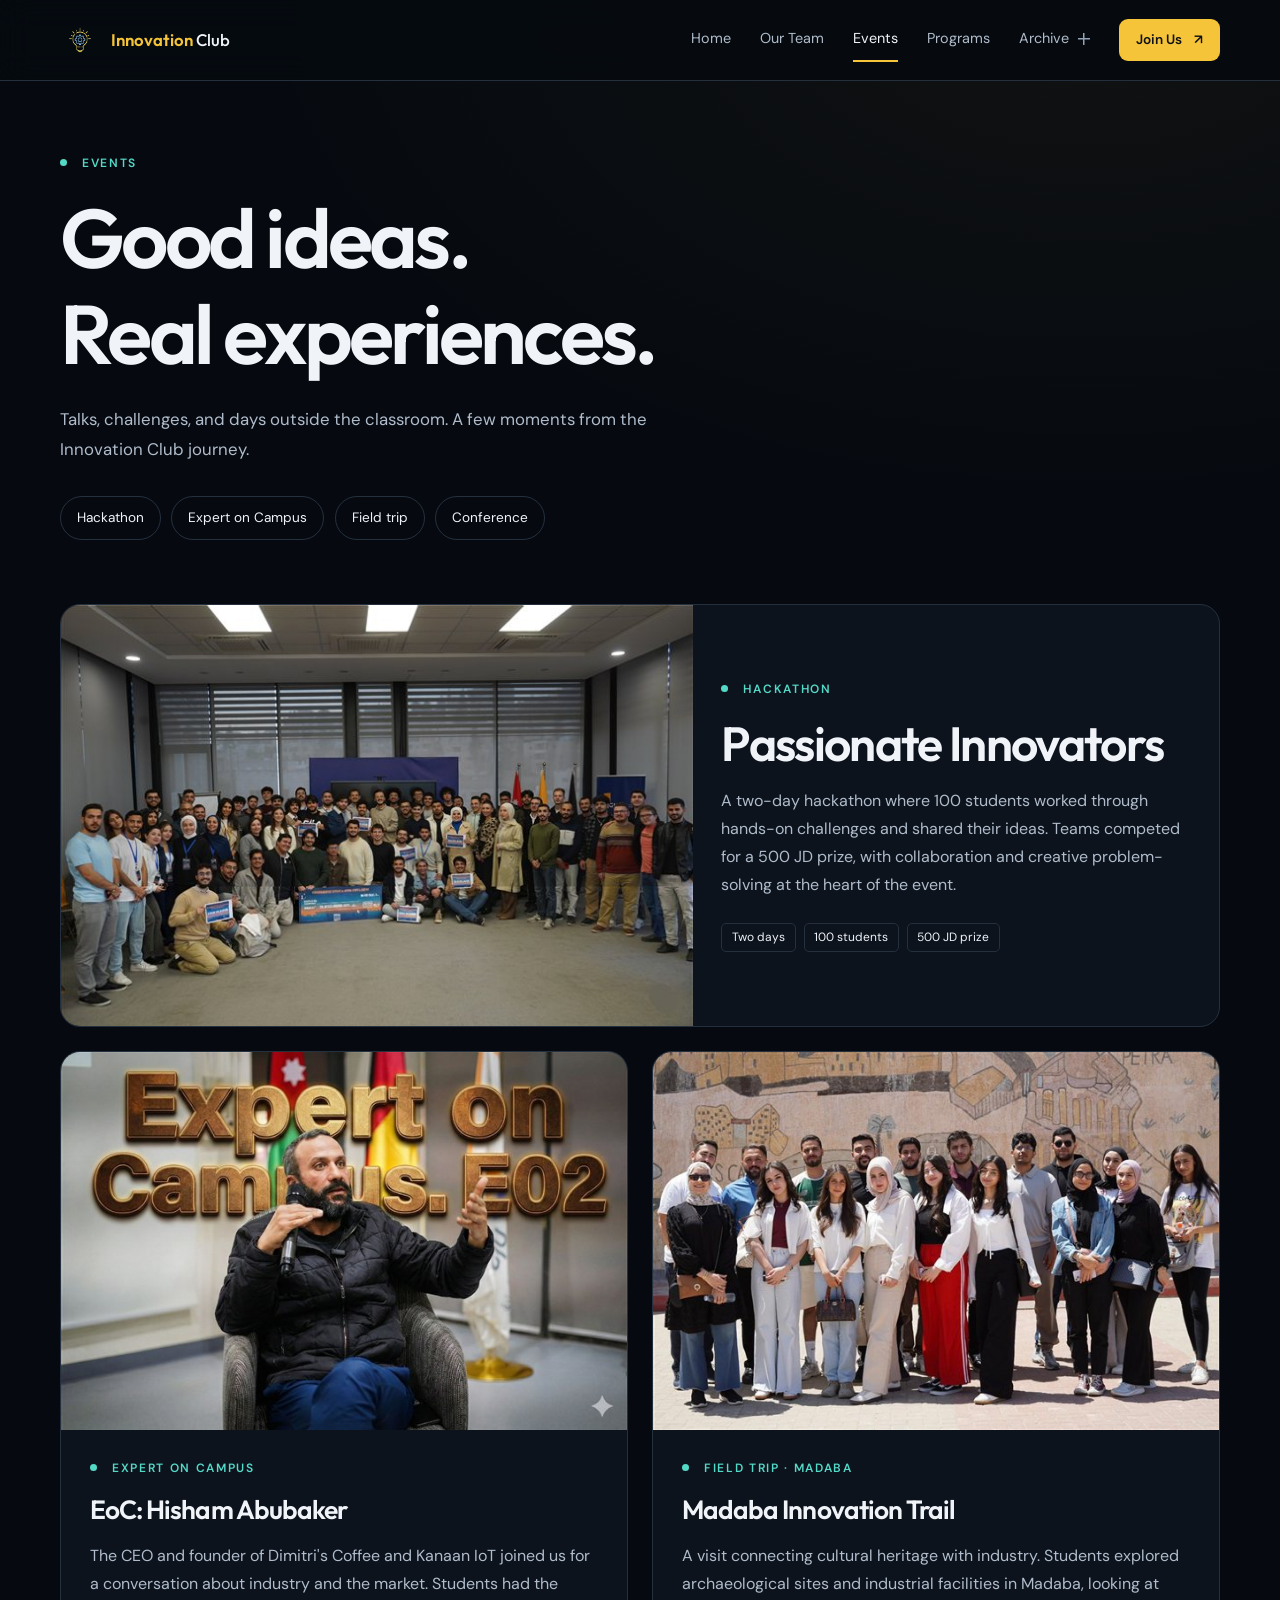
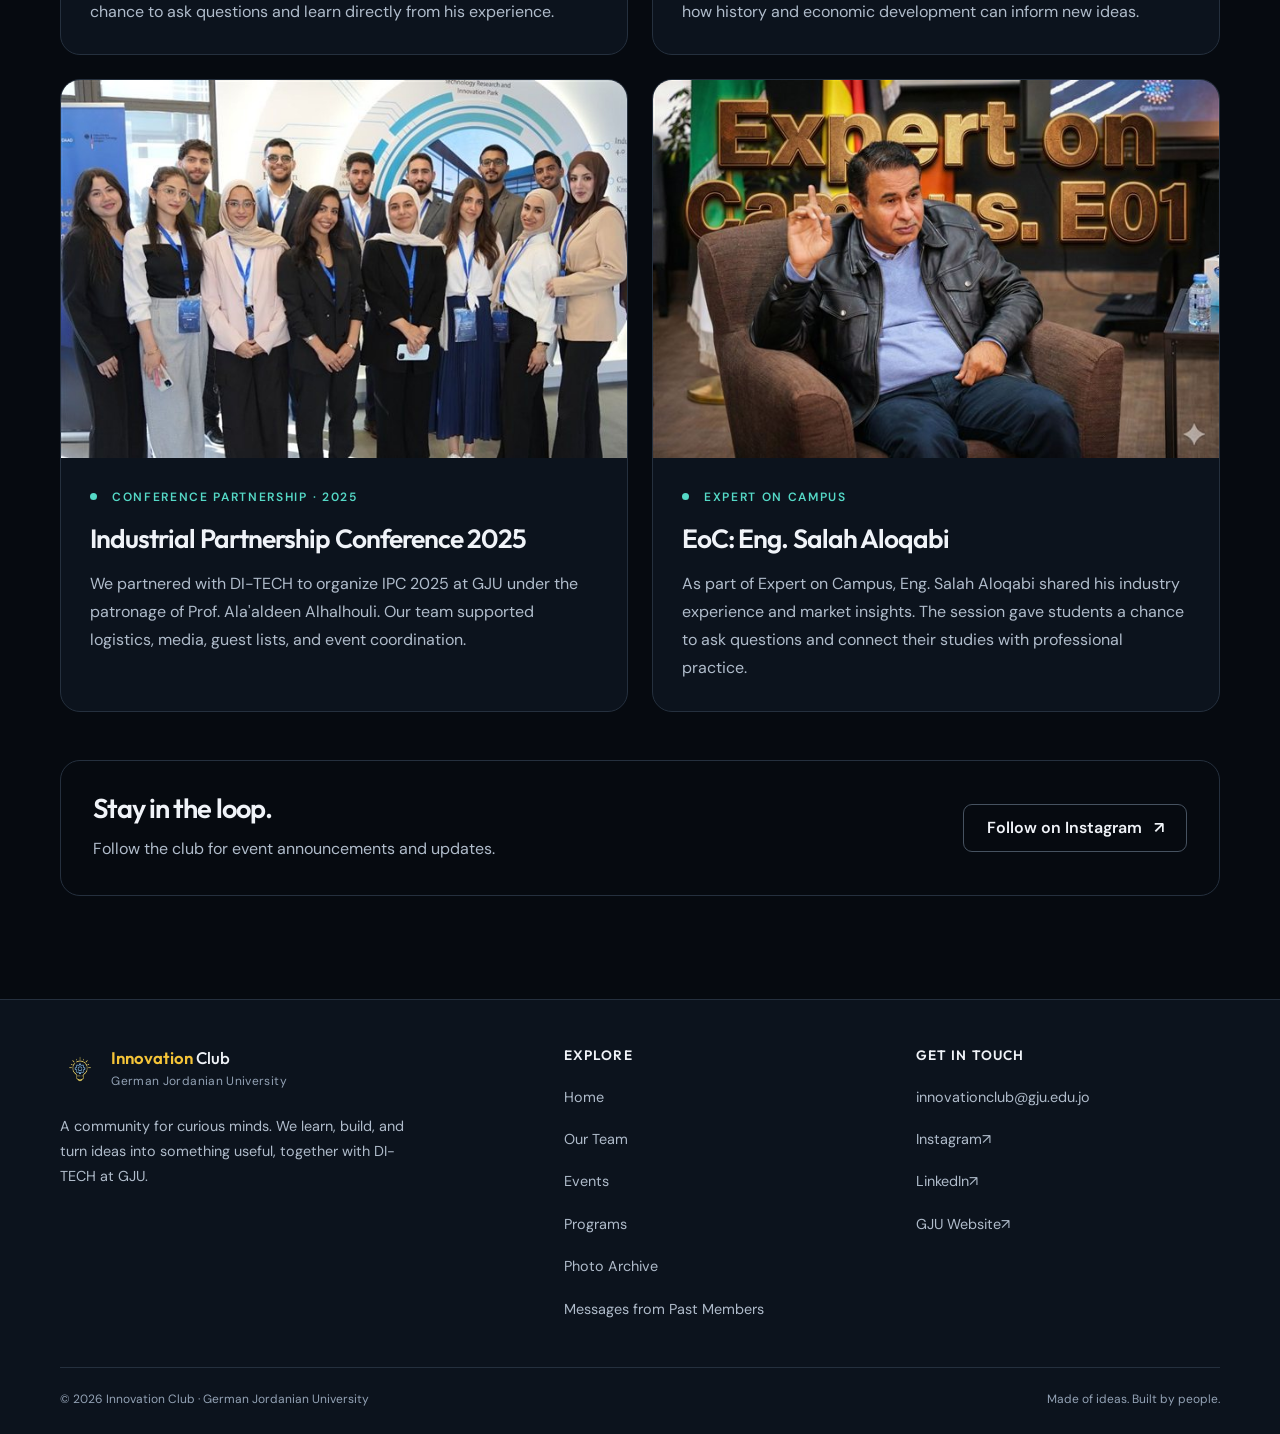
<file: events/index.html>
<!DOCTYPE html>
<html lang="en">
  <head>
    <meta charset="UTF-8">
    <meta name="viewport" content="width=device-width, initial-scale=1">
    <title>
      Events · Innovation Club · GJU
    </title>
    <meta name="description" content="Explore Innovation Club events at GJU, including Passionate Innovators, Expert on Campus, the Madaba Innovation Trail, and IPC 2025.">
    <meta name="theme-color" content="#060a10">
    <link rel="canonical" href="https://innovationclub.online/events/">
    <meta property="og:type" content="website">
    <meta property="og:site_name" content="Innovation Club · GJU">
    <meta property="og:title" content="Events · Innovation Club">
    <meta property="og:description" content="Explore Innovation Club events at GJU, including Passionate Innovators, Expert on Campus, the Madaba Innovation Trail, and IPC 2025.">
    <meta property="og:url" content="https://innovationclub.online/events/">
    <meta property="og:image" content="https://innovationclub.online/assets/images/brand/logo.png">
    <meta property="og:image:alt" content="Innovation Club logo">
    <meta name="twitter:card" content="summary_large_image">
    <link rel="icon" href="/assets/icons/favicon.svg" type="image/svg+xml">
    <link rel="icon" href="/assets/images/brand/logo.png" type="image/png">
    <link rel="preconnect" href="https://fonts.googleapis.com">
    <link rel="preconnect" href="https://fonts.gstatic.com" crossorigin>
    <link href="https://fonts.googleapis.com/css2?family=Outfit:wght@400;500;600;700;800&amp;family=DM+Sans:wght@400;500;600&amp;display=swap" rel="stylesheet">
    <link rel="stylesheet" href="/css/styles.css">
    <script src="/js/main.js" defer>
    </script>
  </head>
  <body>
    <a class="skip-link" href="#main-content">
      Skip to content
    </a>
    <header class="site-header">
      <nav class="nav-shell container" aria-label="Main navigation">
        <a class="brand" href="/">
          <img src="/assets/images/brand/logo.png" alt="" width="40" height="40">
          <span>
            <strong>
              Innovation
            </strong>
            Club
          </span>
        </a>
        <button class="nav-toggle" type="button" aria-label="Open navigation" aria-expanded="false" aria-controls="primary-navigation" hidden>
          <span>
          </span>
          <span>
          </span>
        </button>
        <ul class="nav-links" id="primary-navigation">
          <li>
            <a href="/">
              Home
            </a>
          </li>
          <li>
            <a href="/team/">
              Our Team
            </a>
          </li>
          <li>
            <a href="/events/" aria-current="page">
              Events
            </a>
          </li>
          <li>
            <a href="/programs/">
              Programs
            </a>
          </li>
          <li class="nav-archive-item">
            <details class="nav-archive">
              <summary aria-controls="archive-menu">Archive</summary>
              <ul class="archive-menu" id="archive-menu">
                <li><a href="/archive/">Photo Archive</a></li>
                <li><a href="/past-members-messages/">Messages from Past Members</a></li>
              </ul>
            </details>
          </li>
          <li>
            <a class="button button-primary" href="/#join">
              Join Us
              <span aria-hidden="true">
                ↗
              </span>
            </a>
          </li>
        </ul>
      </nav>
    </header>
    <main id="main-content" tabindex="-1">
      <section class="page-intro">
        <div class="container">
          <span class="eyebrow">
            Events
          </span>
          <h1>
            Good ideas.
            <br>
            Real experiences.
          </h1>
          <p>
            Talks, challenges, and days outside the classroom. A few moments from the Innovation Club journey.
          </p>
          <nav class="filter-links" aria-label="Jump to an event">
            <a href="#passionate-innovators">
              Hackathon
            </a>
            <a href="#eoc-hisham-abubaker">
              Expert on Campus
            </a>
            <a href="#madaba-innovation-trail">
              Field trip
            </a>
            <a href="#industrial-partnership-conference">
              Conference
            </a>
          </nav>
        </div>
      </section>
      <section class="section events-section" aria-label="Past events">
        <div class="container">
          <div class="events-grid">
            <article class="event-card event-card-featured reveal" id="passionate-innovators">
              <img src="/assets/images/events/passionate-innovators-640.jpg" srcset="/assets/images/events/passionate-innovators-640.jpg 640w, /assets/images/events/passionate-innovators-1280.jpg 1280w" sizes="(max-width: 760px) calc(100vw - 32px), (max-width: 1208px) calc((100vw - 48px) / 2), 560px" width="1280" height="859" alt="Students and organizers at the Passionate Innovators Hackathon" loading="eager" decoding="async">
              <div class="event-copy">
                <span class="eyebrow">
                  Hackathon
                </span>
                <h2>
                  Passionate Innovators
                </h2>
                <p>
                  A two-day hackathon where 100 students worked through hands-on challenges and shared their ideas. Teams competed for a 500 JD prize, with collaboration and creative problem-solving at the heart of the event.
                </p>
                <div class="event-facts">
                  <span>
                    Two days
                  </span>
                  <span>
                    100 students
                  </span>
                  <span>
                    500 JD prize
                  </span>
                </div>
              </div>
            </article>
            <article class="event-card reveal" id="eoc-hisham-abubaker">
              <img src="/assets/images/events/eoc-hisham-abubaker-640.jpg" srcset="/assets/images/events/eoc-hisham-abubaker-640.jpg 640w, /assets/images/events/eoc-hisham-abubaker-1280.jpg 1280w" sizes="(max-width: 760px) calc(100vw - 32px), (max-width: 1208px) calc((100vw - 48px) / 2), 560px" width="1280" height="859" alt="Hisham Abubaker speaking at an Expert on Campus session" loading="lazy" decoding="async">
              <div class="event-copy">
                <span class="eyebrow">
                  Expert on Campus
                </span>
                <h2>
                  EoC: Hisham Abubaker
                </h2>
                <p>
                  The CEO and founder of Dimitri's Coffee and Kanaan IoT joined us for a conversation about industry and the market. Students had the chance to ask questions and learn directly from his experience.
                </p>
              </div>
            </article>
            <article class="event-card reveal" id="madaba-innovation-trail">
              <img src="/assets/images/events/madaba-innovation-trail-640.jpg" srcset="/assets/images/events/madaba-innovation-trail-640.jpg 640w, /assets/images/events/madaba-innovation-trail-1280.jpg 1280w" sizes="(max-width: 760px) calc(100vw - 32px), (max-width: 1208px) calc((100vw - 48px) / 2), 560px" width="1280" height="854" alt="Innovation Club members during the Madaba Innovation Trail" loading="lazy" decoding="async">
              <div class="event-copy">
                <span class="eyebrow">
                  Field trip · Madaba
                </span>
                <h2>
                  Madaba Innovation Trail
                </h2>
                <p>
                  A visit connecting cultural heritage with industry. Students explored archaeological sites and industrial facilities in Madaba, looking at how history and economic development can inform new ideas.
                </p>
              </div>
            </article>
            <article class="event-card reveal" id="industrial-partnership-conference">
              <img src="/assets/images/events/industrial-partnership-conference-640.jpg" srcset="/assets/images/events/industrial-partnership-conference-640.jpg 640w, /assets/images/events/industrial-partnership-conference-1280.jpg 1065w" sizes="(max-width: 760px) calc(100vw - 32px), (max-width: 1208px) calc((100vw - 48px) / 2), 560px" width="1065" height="710" alt="Innovation Club organizers at the Industrial Partnership Conference" loading="lazy" decoding="async">
              <div class="event-copy">
                <span class="eyebrow">
                  Conference partnership · 2025
                </span>
                <h2>
                  Industrial Partnership Conference 2025
                </h2>
                <p>
                  We partnered with DI-TECH to organize IPC 2025 at GJU under the patronage of Prof. Ala'aldeen Alhalhouli. Our team supported logistics, media, guest lists, and event coordination.
                </p>
              </div>
            </article>
            <article class="event-card reveal" id="eoc-salah-aloqabi">
              <img src="/assets/images/events/eoc-salah-aloqabi-640.jpg" srcset="/assets/images/events/eoc-salah-aloqabi-640.jpg 640w, /assets/images/events/eoc-salah-aloqabi-1280.jpg 1280w" sizes="(max-width: 760px) calc(100vw - 32px), (max-width: 1208px) calc((100vw - 48px) / 2), 560px" width="1280" height="859" alt="Eng. Salah Aloqabi speaking at an Expert on Campus session" loading="lazy" decoding="async">
              <div class="event-copy">
                <span class="eyebrow">
                  Expert on Campus
                </span>
                <h2>
                  EoC: Eng. Salah Aloqabi
                </h2>
                <p>
                  As part of Expert on Campus, Eng. Salah Aloqabi shared his industry experience and market insights. The session gave students a chance to ask questions and connect their studies with professional practice.
                </p>
              </div>
            </article>
          </div>
          <aside class="callout">
            <div>
              <h2>
                Stay in the loop.
              </h2>
              <p>
                Follow the club for event announcements and updates.
              </p>
            </div>
            <a class="button button-secondary" href="https://www.instagram.com/innovationclub.gju/" target="_blank" rel="noopener noreferrer">
              Follow on Instagram
              <span aria-hidden="true">
                ↗
              </span>
              <span class="sr-only">
                (opens in a new tab)
              </span>
            </a>
          </aside>
        </div>
      </section>
    </main>
    <footer class="site-footer">
      <div class="container">
        <div class="footer-grid">
          <div class="footer-brand">
            <a class="brand" href="/">
              <img src="/assets/images/brand/logo.png" alt="" width="40" height="40">
              <span>
                <strong>
                  Innovation
                </strong>
                Club
                <small>
                  German Jordanian University
                </small>
              </span>
            </a>
            <p>
              A community for curious minds. We learn, build, and turn ideas into something useful, together with DI-TECH at GJU.
            </p>
          </div>
          <div>
            <h2>
              Explore
            </h2>
            <ul>
              <li>
                <a href="/">
                  Home
                </a>
              </li>
              <li>
                <a href="/team/">
                  Our Team
                </a>
              </li>
              <li>
                <a href="/events/">
                  Events
                </a>
              </li>
              <li>
                <a href="/programs/">
                  Programs
                </a>
              </li>
              <li><a href="/archive/">Photo Archive</a></li>
              <li><a href="/past-members-messages/">Messages from Past Members</a></li>
            </ul>
          </div>
          <div>
            <h2>
              Get in touch
            </h2>
            <ul>
              <li>
                <a href="mailto:innovationclub@gju.edu.jo">
                  innovationclub@gju.edu.jo
                </a>
              </li>
              <li>
                <a href="https://www.instagram.com/innovationclub.gju/" target="_blank" rel="noopener noreferrer">
                  Instagram
                  <span aria-hidden="true">
                    ↗
                  </span>
                  <span class="sr-only">
                    (opens in a new tab)
                  </span>
                </a>
              </li>
              <li>
                <a href="https://www.linkedin.com/company/innovation-club-gju/" target="_blank" rel="noopener noreferrer">
                  LinkedIn
                  <span aria-hidden="true">
                    ↗
                  </span>
                  <span class="sr-only">
                    (opens in a new tab)
                  </span>
                </a>
              </li>
              <li>
                <a href="https://www.gju.edu.jo" target="_blank" rel="noopener noreferrer">
                  GJU Website
                  <span aria-hidden="true">
                    ↗
                  </span>
                  <span class="sr-only">
                    (opens in a new tab)
                  </span>
                </a>
              </li>
            </ul>
          </div>
        </div>
        <div class="footer-bar">
          <span>
            © 2026 Innovation Club · German Jordanian University
          </span>
          <span>
            Made of ideas. Built by people.
          </span>
        </div>
      </div>
    </footer>
  </body>
</html>
</file>
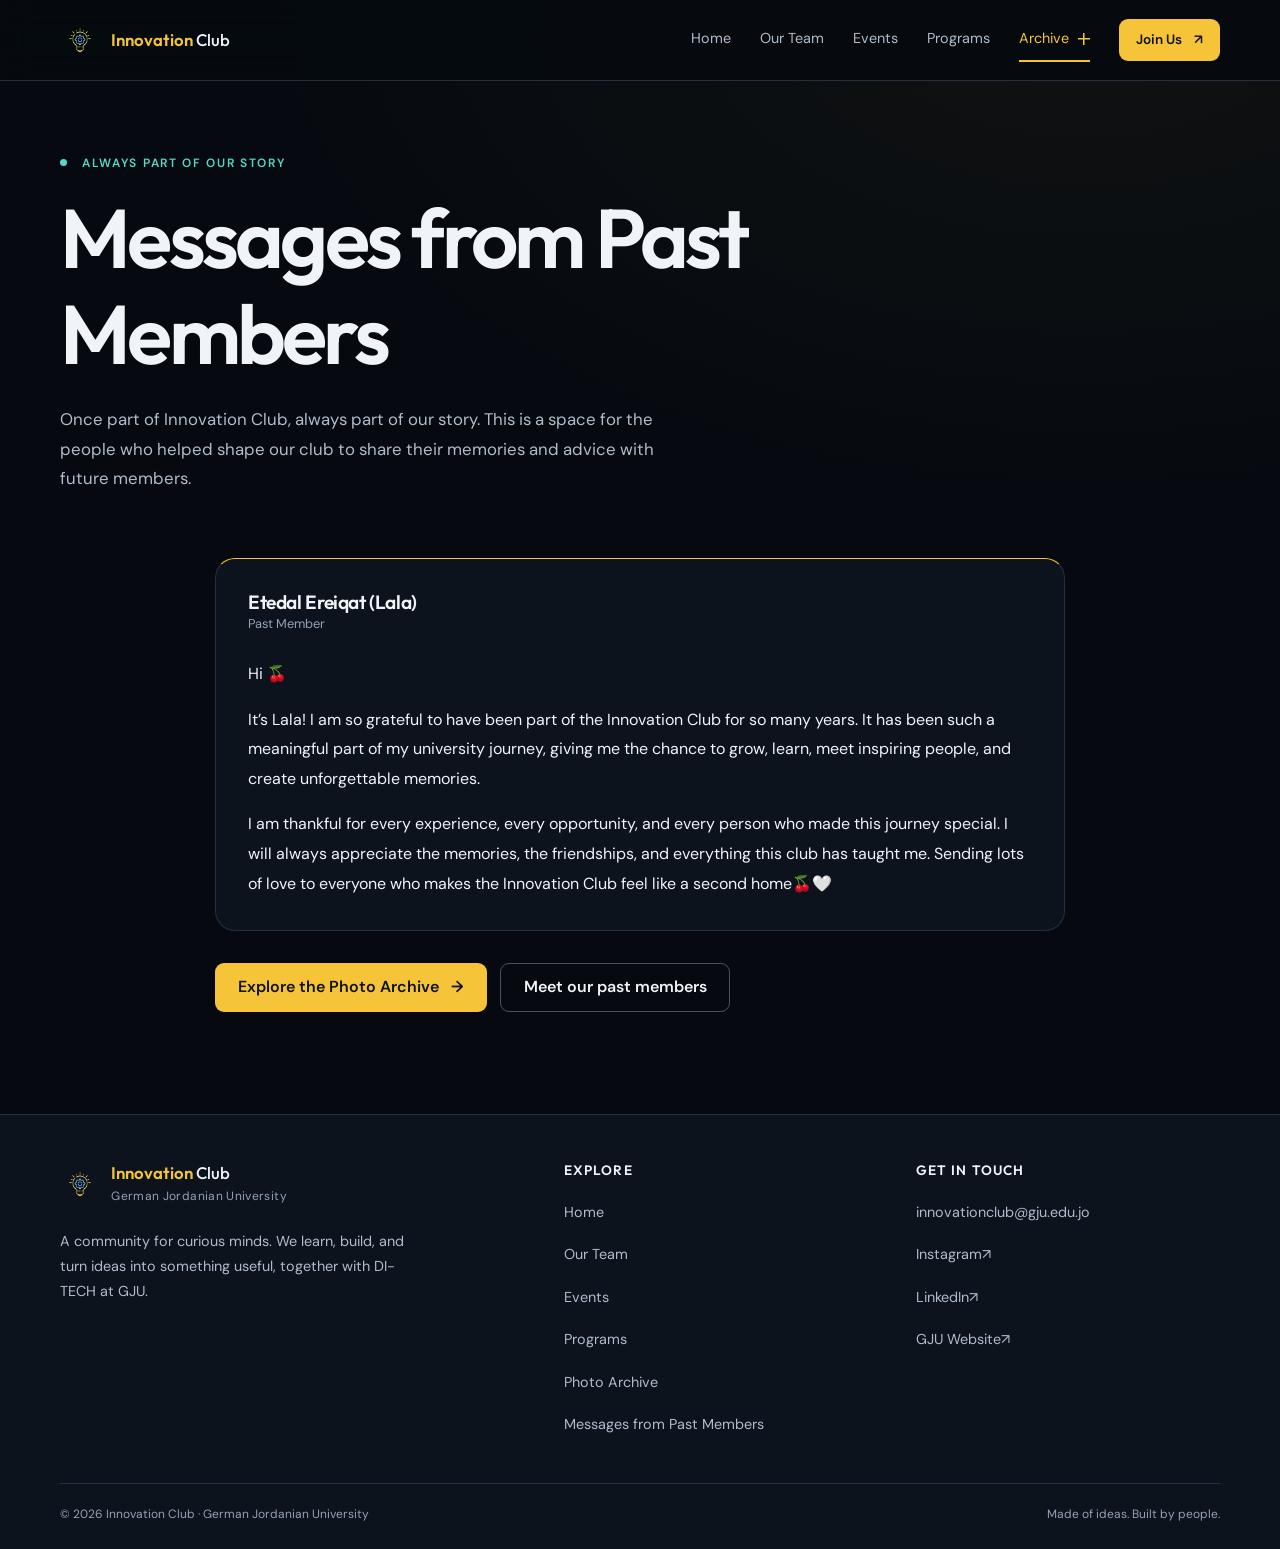
<file: past-members-messages/index.html>
<!DOCTYPE html>
<html lang="en">
  <head>
    <meta charset="UTF-8">
    <meta name="viewport" content="width=device-width, initial-scale=1">
    <title>
      Messages from Past Members · Innovation Club · GJU
    </title>
    <meta name="description" content="Read real memories and advice shared by former Innovation Club members.">
    <meta name="theme-color" content="#060a10">
    <link rel="canonical" href="https://innovationclub.online/past-members-messages/">
    <meta property="og:type" content="website">
    <meta property="og:site_name" content="Innovation Club · GJU">
    <meta property="og:title" content="Messages from Past Members · Innovation Club">
    <meta property="og:description" content="Read real memories and advice shared by former Innovation Club members.">
    <meta property="og:url" content="https://innovationclub.online/past-members-messages/">
    <meta property="og:image" content="https://innovationclub.online/assets/images/brand/logo.png">
    <meta property="og:image:alt" content="Innovation Club logo">
    <meta name="twitter:card" content="summary_large_image">
    <link rel="icon" href="/assets/icons/favicon.svg" type="image/svg+xml">
    <link rel="icon" href="/assets/images/brand/logo.png" type="image/png">
    <link rel="preconnect" href="https://fonts.googleapis.com">
    <link rel="preconnect" href="https://fonts.gstatic.com" crossorigin>
    <link href="https://fonts.googleapis.com/css2?family=Outfit:wght@400;500;600;700;800&amp;family=DM+Sans:wght@400;500;600&amp;display=swap" rel="stylesheet">
    <link rel="stylesheet" href="/css/styles.css">
    <script src="/js/main.js" defer>
    </script>
  </head>
  <body>
    <a class="skip-link" href="#main-content">
      Skip to content
    </a>
    <header class="site-header">
      <nav class="nav-shell container" aria-label="Main navigation">
        <a class="brand" href="/">
          <img src="/assets/images/brand/logo.png" alt="" width="40" height="40">
          <span>
            <strong>
              Innovation
            </strong>
            Club
          </span>
        </a>
        <button class="nav-toggle" type="button" aria-label="Open navigation" aria-expanded="false" aria-controls="primary-navigation" hidden>
          <span>
          </span>
          <span>
          </span>
        </button>
        <ul class="nav-links" id="primary-navigation">
          <li>
            <a href="/">
              Home
            </a>
          </li>
          <li>
            <a href="/team/">
              Our Team
            </a>
          </li>
          <li>
            <a href="/events/">
              Events
            </a>
          </li>
          <li>
            <a href="/programs/">
              Programs
            </a>
          </li>
          <li class="nav-archive-item">
            <details class="nav-archive is-current">
              <summary aria-controls="archive-menu">
                Archive
              </summary>
              <ul class="archive-menu" id="archive-menu">
                <li>
                  <a href="/archive/">
                    Photo Archive
                  </a>
                </li>
                <li>
                  <a href="/past-members-messages/" aria-current="page">
                    Messages from Past Members
                  </a>
                </li>
              </ul>
            </details>
          </li>
          <li>
            <a class="button button-primary" href="/#join">
              Join Us
              <span aria-hidden="true">
                ↗
              </span>
            </a>
          </li>
        </ul>
      </nav>
    </header>
    <main id="main-content" tabindex="-1">
      <section class="page-intro">
        <div class="container">
          <span class="eyebrow">
            Always part of our story
          </span>
          <h1>
            Messages from Past Members
          </h1>
          <p>
            Once part of Innovation Club, always part of our story. This is a space for the people who helped shape our club to share their memories and advice with future members.
          </p>
        </div>
      </section>
      <section class="section messages-section" aria-labelledby="messages-title">
        <div class="container">
          <h2 class="sr-only" id="messages-title">
            Member messages
          </h2>
          <div class="message-grid" id="member-messages">
            <article class="message-card" aria-labelledby="etedal-message-name">
              <header class="message-author">
                <div>
                  <h3 id="etedal-message-name" data-message-name>Etedal Ereiqat (Lala)</h3>
                  <p class="message-role" data-message-role>Past Member</p>
                </div>
              </header>
              <blockquote data-message-text>
                <p>Hi 🍒</p>
                <p>It’s Lala! I am so grateful to have been part of the Innovation Club for so many years. It has been such a meaningful part of my university journey, giving me the chance to grow, learn, meet inspiring people, and create unforgettable memories.</p>
                <p>I am thankful for every experience, every opportunity, and every person who made this journey special. I will always appreciate the memories, the friendships, and everything this club has taught me. Sending lots of love to everyone who makes the Innovation Club feel like a second home🍒🤍</p>
              </blockquote>
            </article>
          </div>
          <div class="button-row messages-actions">
              <a class="button button-primary" href="/archive/">
                Explore the Photo Archive
                <span aria-hidden="true">
                  →
                </span>
              </a>
              <a class="button button-secondary" href="/team/#past-members">
                Meet our past members
              </a>
          </div>
          <!-- Inert reusable structure only. Add real, approved text before publishing a card.
             Copy an article into #member-messages; preserve its original words and paragraph breaks.
             Unhide optional role, date, or photograph only when verified and supplied. -->
          <template id="past-member-message-template">
            <article class="message-card">
              <header class="message-author">
                <img data-message-photo alt="" loading="lazy" decoding="async" hidden>
                <div>
                  <h3 data-message-name>
                  </h3>
                  <p class="message-role" data-message-role hidden>
                  </p>
                </div>
              </header>
              <blockquote data-message-text>
                <p>
                </p>
              </blockquote>
              <time class="message-date" data-message-date hidden>
              </time>
            </article>
          </template>
        </div>
      </section>
    </main>
    <footer class="site-footer">
      <div class="container">
        <div class="footer-grid">
          <div class="footer-brand">
            <a class="brand" href="/">
              <img src="/assets/images/brand/logo.png" alt="" width="40" height="40">
              <span>
                <strong>
                  Innovation
                </strong>
                Club
                <small>
                  German Jordanian University
                </small>
              </span>
            </a>
            <p>
              A community for curious minds. We learn, build, and turn ideas into something useful, together with DI-TECH at GJU.
            </p>
          </div>
          <div>
            <h2>
              Explore
            </h2>
            <ul>
              <li>
                <a href="/">
                  Home
                </a>
              </li>
              <li>
                <a href="/team/">
                  Our Team
                </a>
              </li>
              <li>
                <a href="/events/">
                  Events
                </a>
              </li>
              <li>
                <a href="/programs/">
                  Programs
                </a>
              </li>
              <li>
                <a href="/archive/">
                  Photo Archive
                </a>
              </li>
              <li>
                <a href="/past-members-messages/">
                  Messages from Past Members
                </a>
              </li>
            </ul>
          </div>
          <div>
            <h2>
              Get in touch
            </h2>
            <ul>
              <li>
                <a href="mailto:innovationclub@gju.edu.jo">
                  innovationclub@gju.edu.jo
                </a>
              </li>
              <li>
                <a href="https://www.instagram.com/innovationclub.gju/" target="_blank" rel="noopener noreferrer">
                  Instagram
                  <span aria-hidden="true">
                    ↗
                  </span>
                  <span class="sr-only">
                    (opens in a new tab)
                  </span>
                </a>
              </li>
              <li>
                <a href="https://www.linkedin.com/company/innovation-club-gju/" target="_blank" rel="noopener noreferrer">
                  LinkedIn
                  <span aria-hidden="true">
                    ↗
                  </span>
                  <span class="sr-only">
                    (opens in a new tab)
                  </span>
                </a>
              </li>
              <li>
                <a href="https://www.gju.edu.jo" target="_blank" rel="noopener noreferrer">
                  GJU Website
                  <span aria-hidden="true">
                    ↗
                  </span>
                  <span class="sr-only">
                    (opens in a new tab)
                  </span>
                </a>
              </li>
            </ul>
          </div>
        </div>
        <div class="footer-bar">
          <span>
            © 2026 Innovation Club · German Jordanian University
          </span>
          <span>
            Made of ideas. Built by people.
          </span>
        </div>
      </div>
    </footer>
  </body>
</html>
</file>
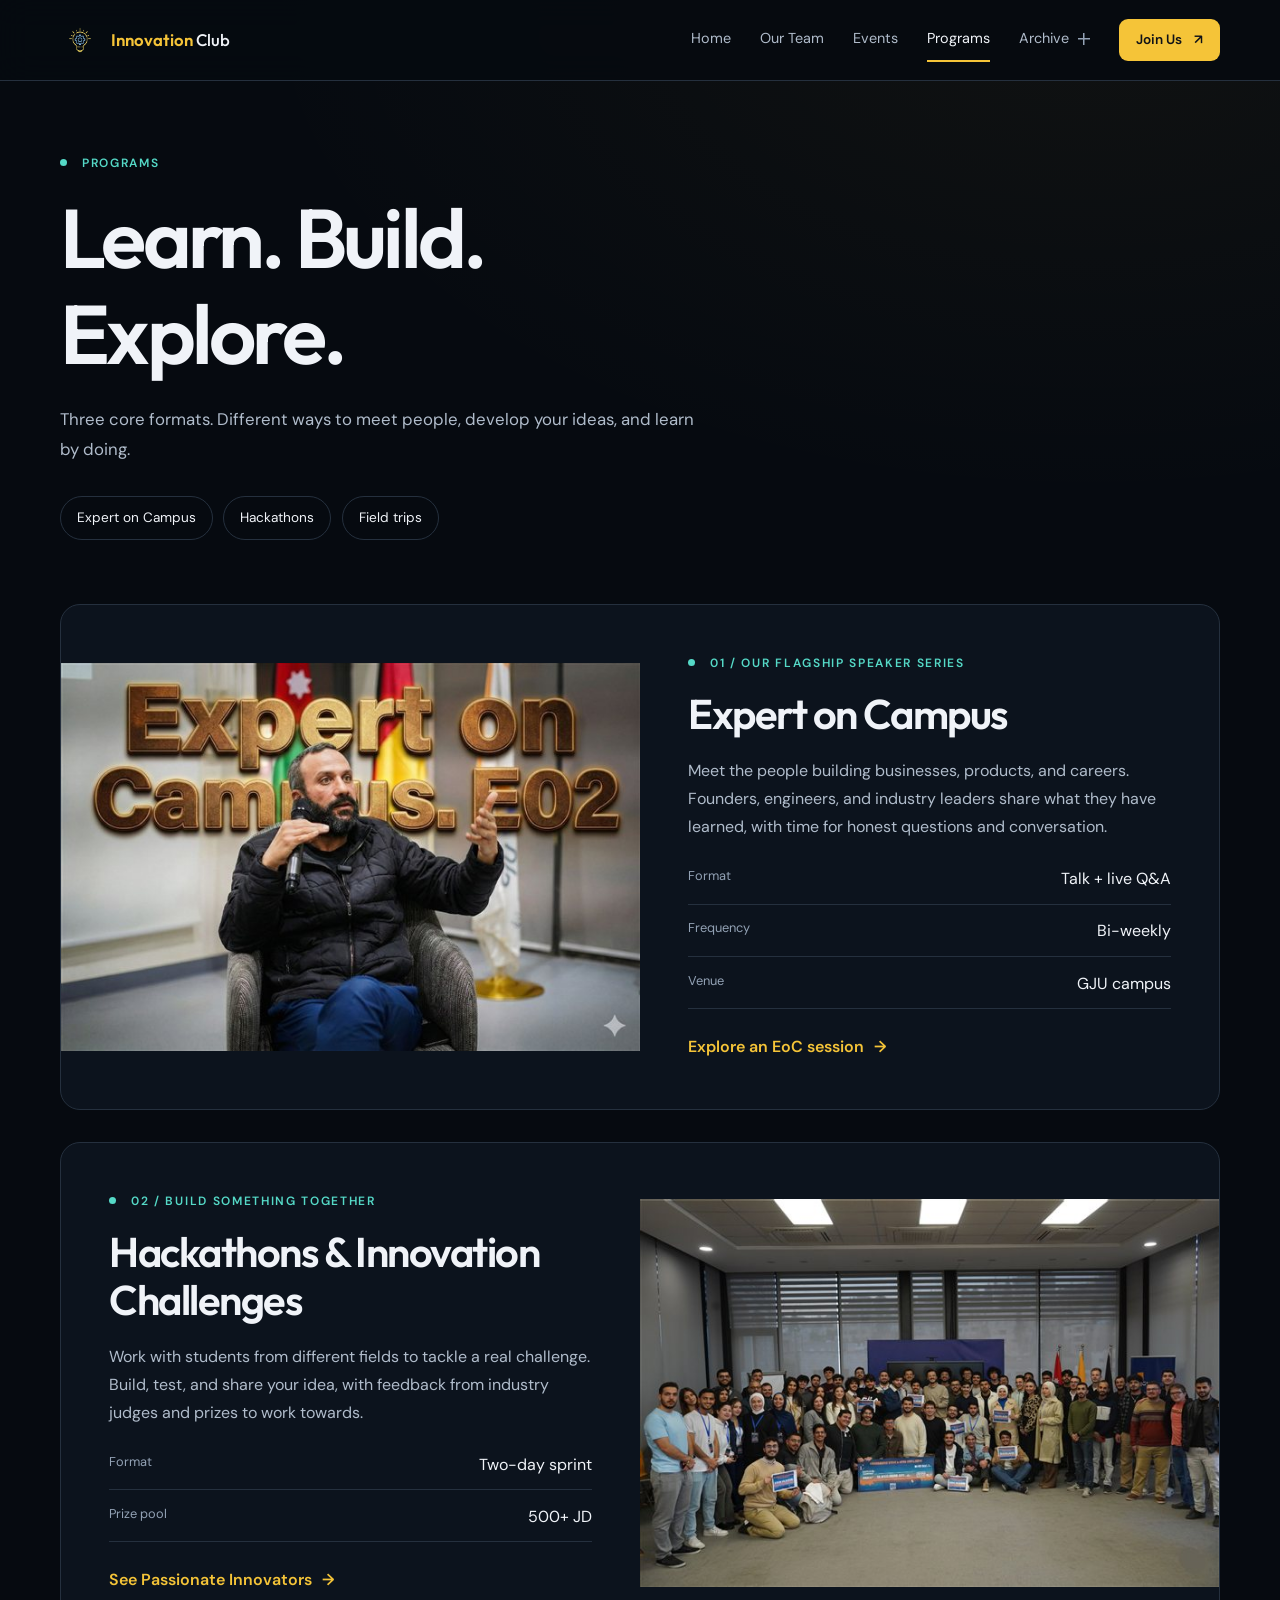
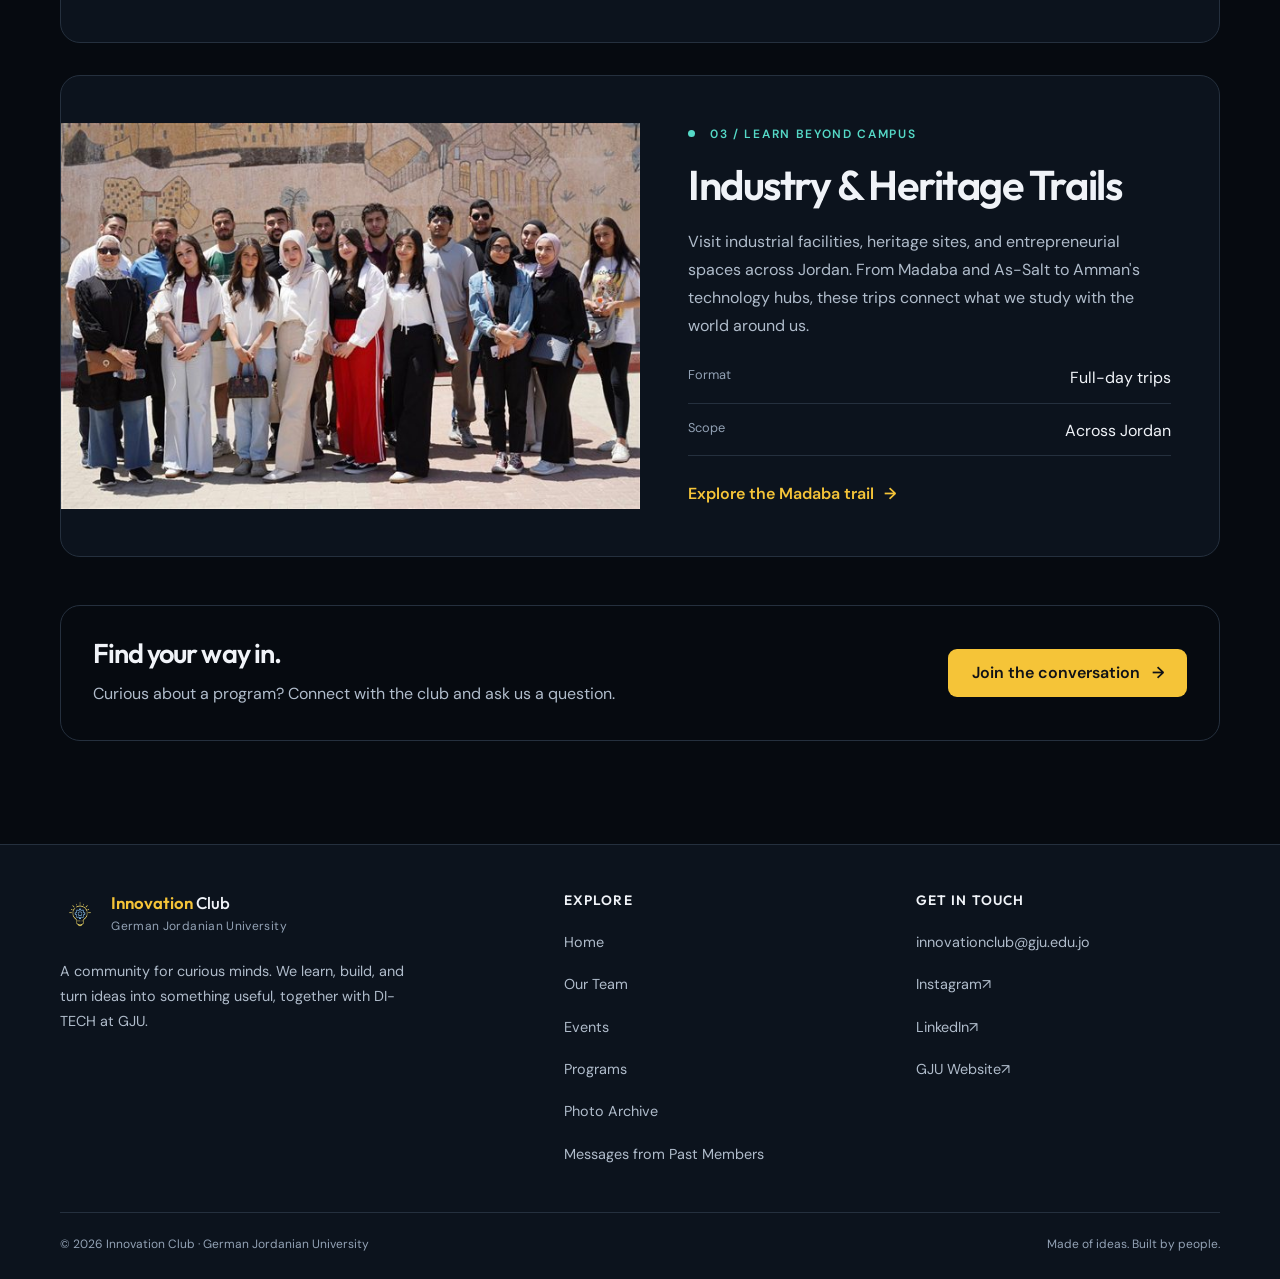
<file: programs/index.html>
<!DOCTYPE html>
<html lang="en">
  <head>
    <meta charset="UTF-8">
    <meta name="viewport" content="width=device-width, initial-scale=1">
    <title>
      Programs · Innovation Club · GJU
    </title>
    <meta name="description" content="Discover Expert on Campus, hackathons, and industry and heritage trails at Innovation Club, German Jordanian University.">
    <meta name="theme-color" content="#060a10">
    <link rel="canonical" href="https://innovationclub.online/programs/">
    <meta property="og:type" content="website">
    <meta property="og:site_name" content="Innovation Club · GJU">
    <meta property="og:title" content="Programs · Innovation Club">
    <meta property="og:description" content="Discover Expert on Campus, hackathons, and industry and heritage trails at Innovation Club, German Jordanian University.">
    <meta property="og:url" content="https://innovationclub.online/programs/">
    <meta property="og:image" content="https://innovationclub.online/assets/images/brand/logo.png">
    <meta property="og:image:alt" content="Innovation Club logo">
    <meta name="twitter:card" content="summary_large_image">
    <link rel="icon" href="/assets/icons/favicon.svg" type="image/svg+xml">
    <link rel="icon" href="/assets/images/brand/logo.png" type="image/png">
    <link rel="preconnect" href="https://fonts.googleapis.com">
    <link rel="preconnect" href="https://fonts.gstatic.com" crossorigin>
    <link href="https://fonts.googleapis.com/css2?family=Outfit:wght@400;500;600;700;800&amp;family=DM+Sans:wght@400;500;600&amp;display=swap" rel="stylesheet">
    <link rel="stylesheet" href="/css/styles.css">
    <script src="/js/main.js" defer>
    </script>
  </head>
  <body>
    <a class="skip-link" href="#main-content">
      Skip to content
    </a>
    <header class="site-header">
      <nav class="nav-shell container" aria-label="Main navigation">
        <a class="brand" href="/">
          <img src="/assets/images/brand/logo.png" alt="" width="40" height="40">
          <span>
            <strong>
              Innovation
            </strong>
            Club
          </span>
        </a>
        <button class="nav-toggle" type="button" aria-label="Open navigation" aria-expanded="false" aria-controls="primary-navigation" hidden>
          <span>
          </span>
          <span>
          </span>
        </button>
        <ul class="nav-links" id="primary-navigation">
          <li>
            <a href="/">
              Home
            </a>
          </li>
          <li>
            <a href="/team/">
              Our Team
            </a>
          </li>
          <li>
            <a href="/events/">
              Events
            </a>
          </li>
          <li>
            <a href="/programs/" aria-current="page">
              Programs
            </a>
          </li>
          <li class="nav-archive-item">
            <details class="nav-archive">
              <summary aria-controls="archive-menu">Archive</summary>
              <ul class="archive-menu" id="archive-menu">
                <li><a href="/archive/">Photo Archive</a></li>
                <li><a href="/past-members-messages/">Messages from Past Members</a></li>
              </ul>
            </details>
          </li>
          <li>
            <a class="button button-primary" href="/#join">
              Join Us
              <span aria-hidden="true">
                ↗
              </span>
            </a>
          </li>
        </ul>
      </nav>
    </header>
    <main id="main-content" tabindex="-1">
      <section class="page-intro">
        <div class="container">
          <span class="eyebrow">
            Programs
          </span>
          <h1>
            Learn. Build.
            <br>
            Explore.
          </h1>
          <p>
            Three core formats. Different ways to meet people, develop your ideas, and learn by doing.
          </p>
          <nav class="filter-links" aria-label="Jump to a program">
            <a href="#expert-on-campus">
              Expert on Campus
            </a>
            <a href="#hackathons">
              Hackathons
            </a>
            <a href="#field-trips">
              Field trips
            </a>
          </nav>
        </div>
      </section>
      <section class="section programs-section" aria-label="Our programs">
        <div class="container">
          <div class="program-list">
            <article class="program-card reveal" id="expert-on-campus">
              <img src="/assets/images/events/eoc-hisham-abubaker-640.jpg" srcset="/assets/images/events/eoc-hisham-abubaker-640.jpg 640w, /assets/images/events/eoc-hisham-abubaker-1280.jpg 1280w" sizes="(max-width: 760px) calc(100vw - 32px), (max-width: 1024px) calc(100vw - 48px), (max-width: 1208px) calc((100vw - 48px) / 2), 560px" width="1280" height="859" alt="Hisham Abubaker sharing his experience with GJU students" loading="eager" decoding="async" class="program-photo">
              <div class="program-copy">
                <span class="eyebrow">
                  01 / Our flagship speaker series
                </span>
                <h2>
                  Expert on Campus
                </h2>
                <p>
                  Meet the people building businesses, products, and careers. Founders, engineers, and industry leaders share what they have learned, with time for honest questions and conversation.
                </p>
                <dl>
                  <div>
                    <dt>
                      Format
                    </dt>
                    <dd>
                      Talk + live Q&A
                    </dd>
                  </div>
                  <div>
                    <dt>
                      Frequency
                    </dt>
                    <dd>
                      Bi-weekly
                    </dd>
                  </div>
                  <div>
                    <dt>
                      Venue
                    </dt>
                    <dd>
                      GJU campus
                    </dd>
                  </div>
                </dl>
                <a class="text-link" href="/events/#eoc-hisham-abubaker">
                  Explore an EoC session
                  <span aria-hidden="true">
                    →
                  </span>
                </a>
              </div>
            </article>
            <article class="program-card reveal" id="hackathons">
              <img src="/assets/images/events/passionate-innovators-640.jpg" srcset="/assets/images/events/passionate-innovators-640.jpg 640w, /assets/images/events/passionate-innovators-1280.jpg 1280w" sizes="(max-width: 760px) calc(100vw - 32px), (max-width: 1024px) calc(100vw - 48px), (max-width: 1208px) calc((100vw - 48px) / 2), 560px" width="1280" height="859" alt="Teams and organizers at the Passionate Innovators Hackathon" loading="lazy" decoding="async" class="program-photo">
              <div class="program-copy">
                <span class="eyebrow">
                  02 / Build something together
                </span>
                <h2>
                  Hackathons &amp; Innovation Challenges
                </h2>
                <p>
                  Work with students from different fields to tackle a real challenge. Build, test, and share your idea, with feedback from industry judges and prizes to work towards.
                </p>
                <dl>
                  <div>
                    <dt>
                      Format
                    </dt>
                    <dd>
                      Two-day sprint
                    </dd>
                  </div>
                  <div>
                    <dt>
                      Prize pool
                    </dt>
                    <dd>
                      500+ JD
                    </dd>
                  </div>
                </dl>
                <a class="text-link" href="/events/#passionate-innovators">
                  See Passionate Innovators
                  <span aria-hidden="true">
                    →
                  </span>
                </a>
              </div>
            </article>
            <article class="program-card reveal" id="field-trips">
              <img src="/assets/images/events/madaba-innovation-trail-640.jpg" srcset="/assets/images/events/madaba-innovation-trail-640.jpg 640w, /assets/images/events/madaba-innovation-trail-1280.jpg 1280w" sizes="(max-width: 760px) calc(100vw - 32px), (max-width: 1024px) calc(100vw - 48px), (max-width: 1208px) calc((100vw - 48px) / 2), 560px" width="1280" height="854" alt="Innovation Club members exploring Madaba" loading="lazy" decoding="async" class="program-photo">
              <div class="program-copy">
                <span class="eyebrow">
                  03 / Learn beyond campus
                </span>
                <h2>
                  Industry &amp; Heritage Trails
                </h2>
                <p>
                  Visit industrial facilities, heritage sites, and entrepreneurial spaces across Jordan. From Madaba and As-Salt to Amman's technology hubs, these trips connect what we study with the world around us.
                </p>
                <dl>
                  <div>
                    <dt>
                      Format
                    </dt>
                    <dd>
                      Full-day trips
                    </dd>
                  </div>
                  <div>
                    <dt>
                      Scope
                    </dt>
                    <dd>
                      Across Jordan
                    </dd>
                  </div>
                </dl>
                <a class="text-link" href="/events/#madaba-innovation-trail">
                  Explore the Madaba trail
                  <span aria-hidden="true">
                    →
                  </span>
                </a>
              </div>
            </article>
          </div>
          <aside class="callout">
            <div>
              <h2>
                Find your way in.
              </h2>
              <p>
                Curious about a program? Connect with the club and ask us a question.
              </p>
            </div>
            <a class="button button-primary" href="/#join">
              Join the conversation
              <span aria-hidden="true">
                →
              </span>
            </a>
          </aside>
        </div>
      </section>
    </main>
    <footer class="site-footer">
      <div class="container">
        <div class="footer-grid">
          <div class="footer-brand">
            <a class="brand" href="/">
              <img src="/assets/images/brand/logo.png" alt="" width="40" height="40">
              <span>
                <strong>
                  Innovation
                </strong>
                Club
                <small>
                  German Jordanian University
                </small>
              </span>
            </a>
            <p>
              A community for curious minds. We learn, build, and turn ideas into something useful, together with DI-TECH at GJU.
            </p>
          </div>
          <div>
            <h2>
              Explore
            </h2>
            <ul>
              <li>
                <a href="/">
                  Home
                </a>
              </li>
              <li>
                <a href="/team/">
                  Our Team
                </a>
              </li>
              <li>
                <a href="/events/">
                  Events
                </a>
              </li>
              <li>
                <a href="/programs/">
                  Programs
                </a>
              </li>
              <li><a href="/archive/">Photo Archive</a></li>
              <li><a href="/past-members-messages/">Messages from Past Members</a></li>
            </ul>
          </div>
          <div>
            <h2>
              Get in touch
            </h2>
            <ul>
              <li>
                <a href="mailto:innovationclub@gju.edu.jo">
                  innovationclub@gju.edu.jo
                </a>
              </li>
              <li>
                <a href="https://www.instagram.com/innovationclub.gju/" target="_blank" rel="noopener noreferrer">
                  Instagram
                  <span aria-hidden="true">
                    ↗
                  </span>
                  <span class="sr-only">
                    (opens in a new tab)
                  </span>
                </a>
              </li>
              <li>
                <a href="https://www.linkedin.com/company/innovation-club-gju/" target="_blank" rel="noopener noreferrer">
                  LinkedIn
                  <span aria-hidden="true">
                    ↗
                  </span>
                  <span class="sr-only">
                    (opens in a new tab)
                  </span>
                </a>
              </li>
              <li>
                <a href="https://www.gju.edu.jo" target="_blank" rel="noopener noreferrer">
                  GJU Website
                  <span aria-hidden="true">
                    ↗
                  </span>
                  <span class="sr-only">
                    (opens in a new tab)
                  </span>
                </a>
              </li>
            </ul>
          </div>
        </div>
        <div class="footer-bar">
          <span>
            © 2026 Innovation Club · German Jordanian University
          </span>
          <span>
            Made of ideas. Built by people.
          </span>
        </div>
      </div>
    </footer>
  </body>
</html>
</file>
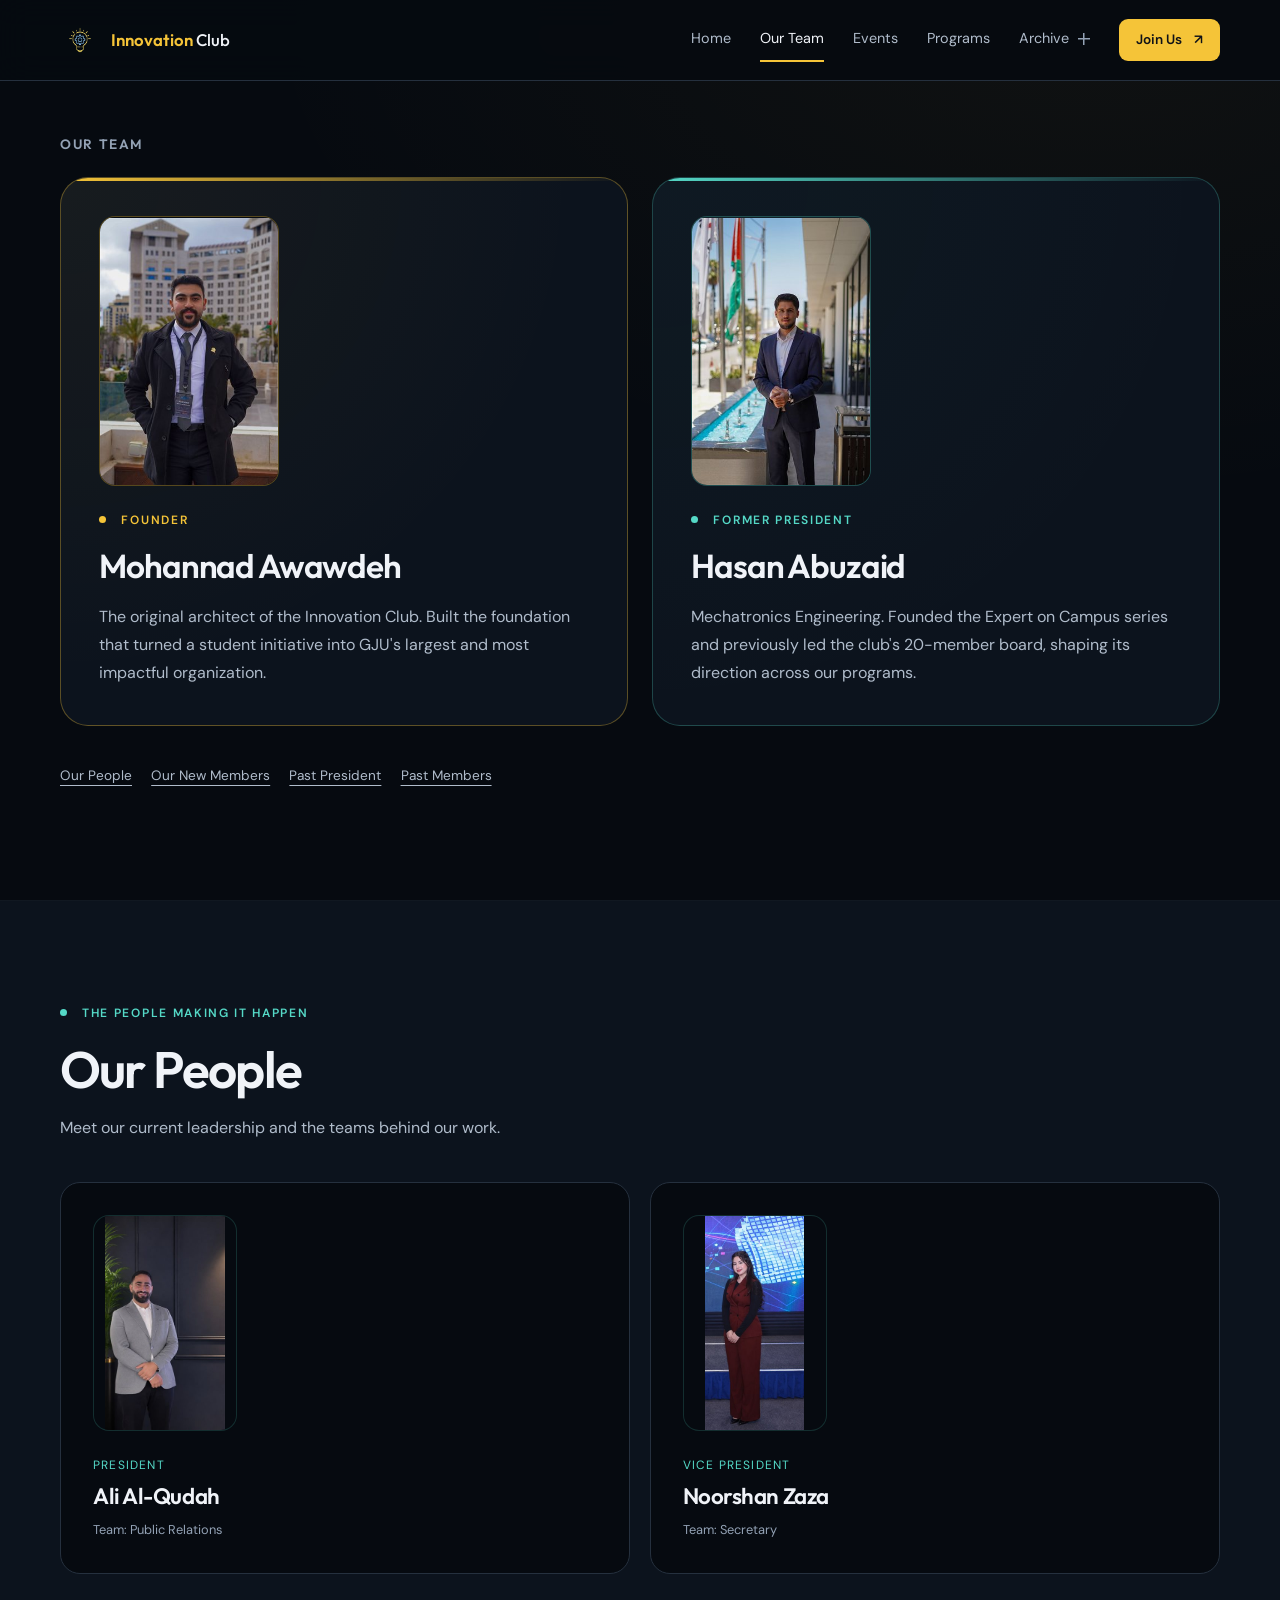
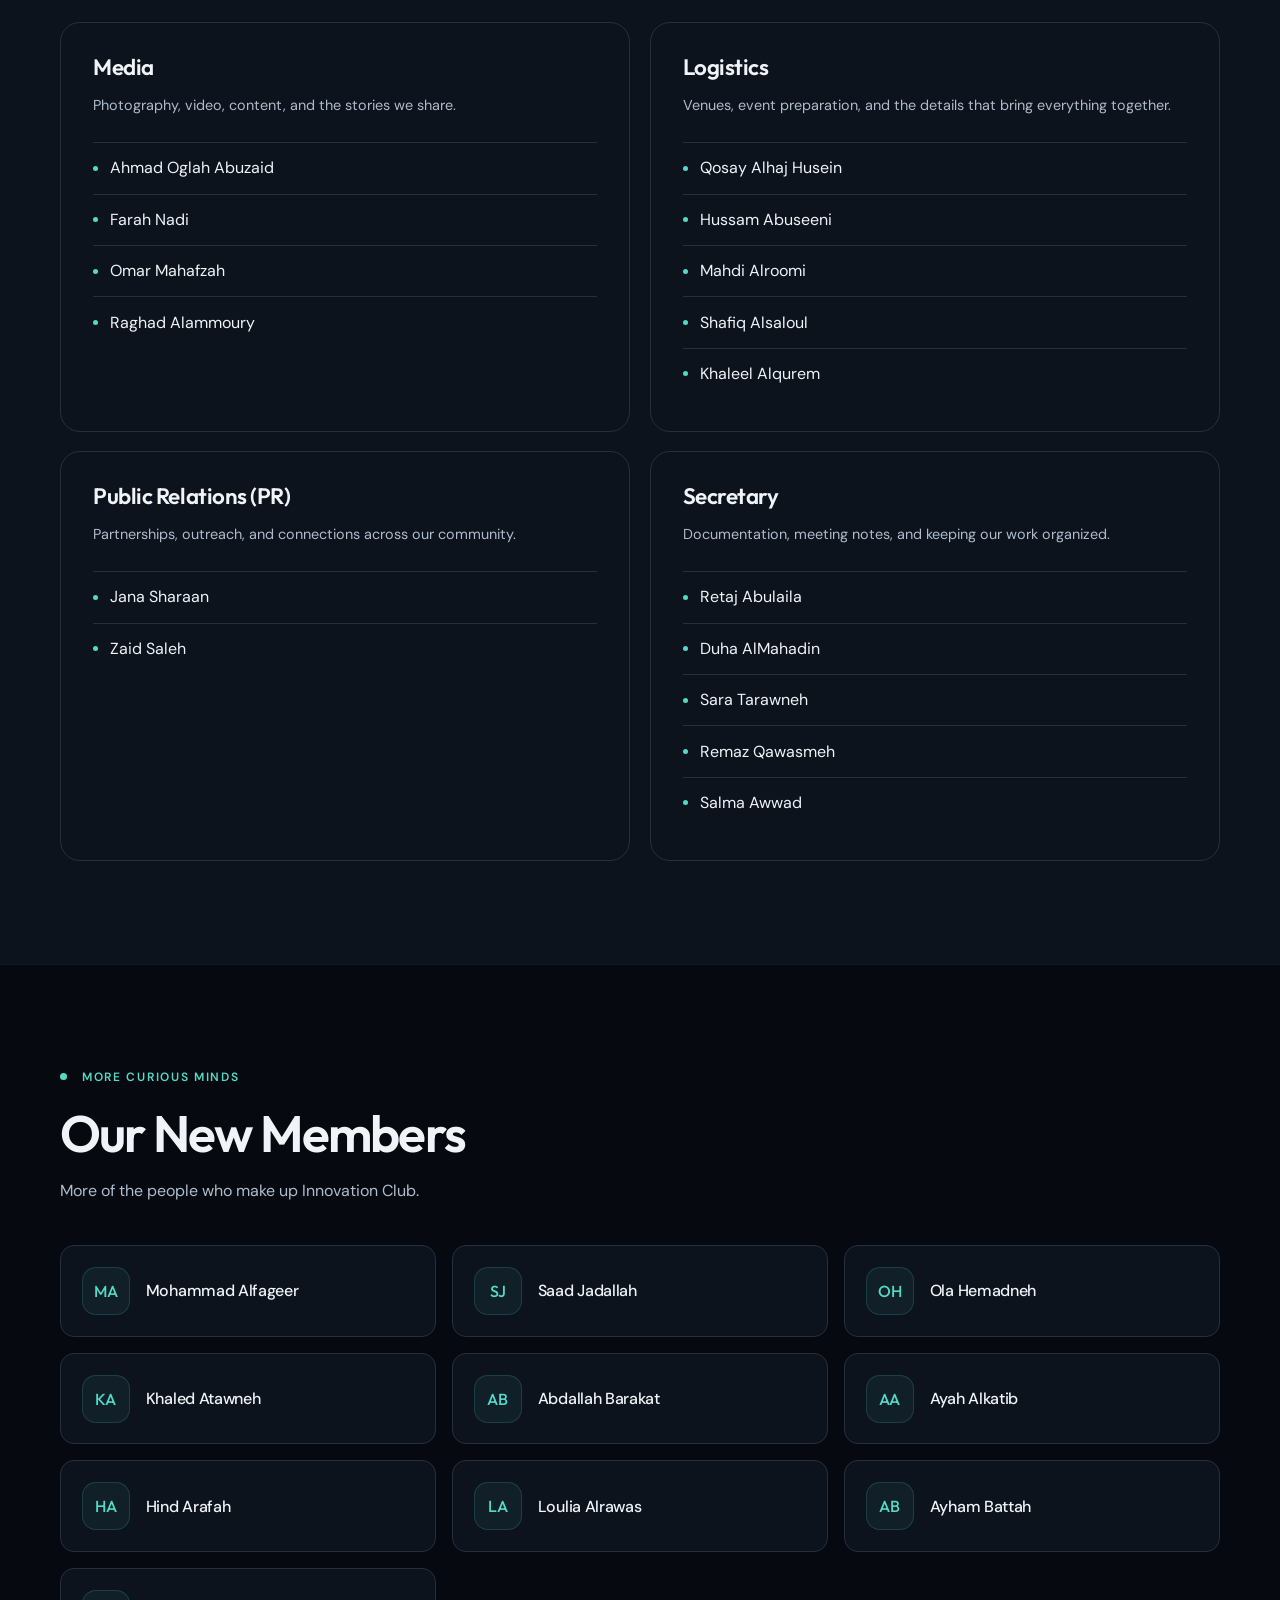
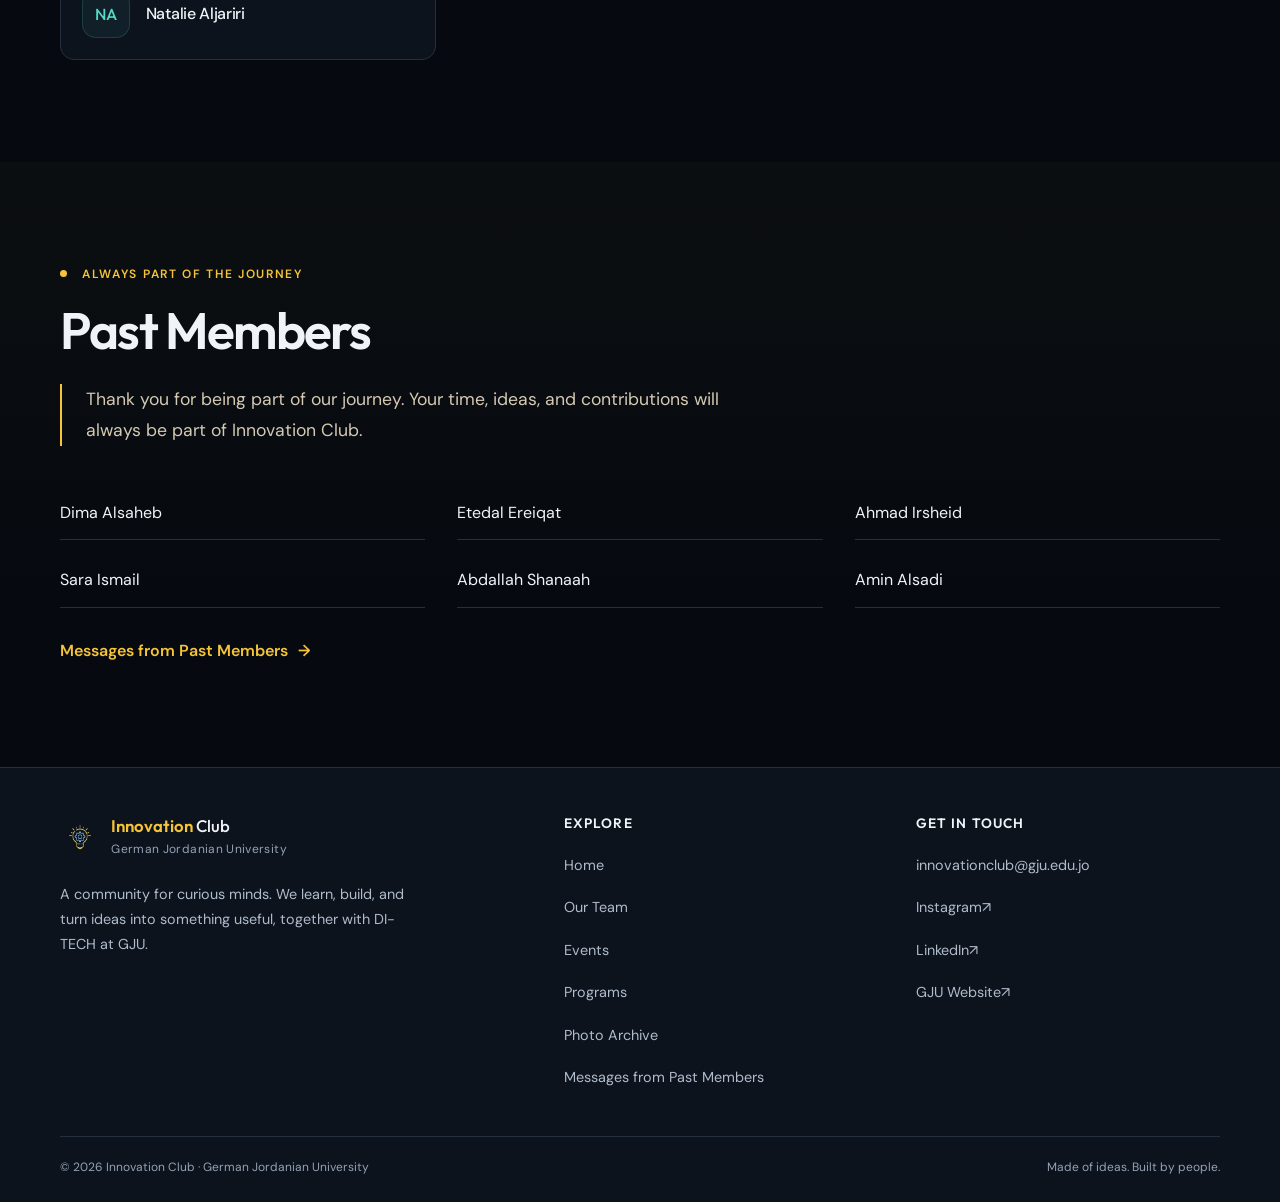
<file: team/index.html>
<!DOCTYPE html>
<html lang="en">
  <head>
    <meta charset="UTF-8">
    <meta name="viewport" content="width=device-width, initial-scale=1">
    <title>
      Our Team · Innovation Club · GJU
    </title>
    <meta name="description" content="Meet the Founder, current leadership, teams, new members, Past President, and past members of Innovation Club at GJU.">
    <meta name="theme-color" content="#060a10">
    <link rel="canonical" href="https://innovationclub.online/team/">
    <meta property="og:type" content="website">
    <meta property="og:site_name" content="Innovation Club · GJU">
    <meta property="og:title" content="Our Team · Innovation Club">
    <meta property="og:description" content="Meet the Founder, current leadership, teams, new members, Past President, and past members of Innovation Club at GJU.">
    <meta property="og:url" content="https://innovationclub.online/team/">
    <meta property="og:image" content="https://innovationclub.online/assets/images/brand/logo.png">
    <meta property="og:image:alt" content="Innovation Club logo">
    <meta name="twitter:card" content="summary_large_image">
    <link rel="icon" href="/assets/icons/favicon.svg" type="image/svg+xml">
    <link rel="icon" href="/assets/images/brand/logo.png" type="image/png">
    <link rel="preconnect" href="https://fonts.googleapis.com">
    <link rel="preconnect" href="https://fonts.gstatic.com" crossorigin>
    <link href="https://fonts.googleapis.com/css2?family=Outfit:wght@400;500;600;700;800&amp;family=DM+Sans:wght@400;500;600&amp;display=swap" rel="stylesheet">
    <link rel="stylesheet" href="/css/styles.css?v=featured-leadership-2">
    <script src="/js/main.js" defer>
    </script>
  </head>
  <body>
    <a class="skip-link" href="#main-content">
      Skip to content
    </a>
    <header class="site-header">
      <nav class="nav-shell container" aria-label="Main navigation">
        <a class="brand" href="/">
          <img src="/assets/images/brand/logo.png" alt="" width="40" height="40">
          <span>
            <strong>
              Innovation
            </strong>
            Club
          </span>
        </a>
        <button class="nav-toggle" type="button" aria-label="Open navigation" aria-expanded="false" aria-controls="primary-navigation" hidden>
          <span>
          </span>
          <span>
          </span>
        </button>
        <ul class="nav-links" id="primary-navigation">
          <li>
            <a href="/">
              Home
            </a>
          </li>
          <li>
            <a href="/team/" aria-current="page">
              Our Team
            </a>
          </li>
          <li>
            <a href="/events/">
              Events
            </a>
          </li>
          <li>
            <a href="/programs/">
              Programs
            </a>
          </li>
          <li class="nav-archive-item">
            <details class="nav-archive">
              <summary aria-controls="archive-menu">Archive</summary>
              <ul class="archive-menu" id="archive-menu">
                <li><a href="/archive/">Photo Archive</a></li>
                <li><a href="/past-members-messages/">Messages from Past Members</a></li>
              </ul>
            </details>
          </li>
          <li>
            <a class="button button-primary" href="/#join">
              Join Us
              <span aria-hidden="true">
                ↗
              </span>
            </a>
          </li>
        </ul>
      </nav>
    </header>
    <main id="main-content" tabindex="-1">
      <section class="section founder-section" id="founder" aria-labelledby="team-title">
        <div class="container">
          <h1 class="team-page-heading" id="team-title">
            Our Team
          </h1>
          <div class="featured-leadership-grid">
            <article class="featured-person reveal" aria-labelledby="founder-name" data-member-id="mohannad-awawdeh" data-member-name="Mohannad Awawdeh" data-membership="founder">
              <div class="person-avatar person-avatar-large profile-portrait" data-profile-photo="mohannad-awawdeh" aria-hidden="true">
                <img src="/assets/images/leadership/optimized/mohannad-awawdeh-320.jpg" srcset="/assets/images/leadership/optimized/mohannad-awawdeh-320.jpg 320w, /assets/images/leadership/optimized/mohannad-awawdeh-640.jpg 640w" sizes="(min-width: 1024px) 180px, 144px" width="640" height="959" alt="" loading="eager" decoding="async">
              </div>
              <div>
                <span class="eyebrow">
                  Founder
                </span>
                <h2 id="founder-name">
                  Mohannad Awawdeh
                </h2>
                <p>
                  The original architect of the Innovation Club. Built the foundation that turned a student initiative into GJU's largest and most impactful organization.
                </p>
              </div>
            </article>
            <article class="featured-person past-president reveal" id="past-president" aria-labelledby="past-president-name" data-member-id="hasan-abuzaid" data-member-name="Hasan Abuzaid" data-membership="past-president">
              <div class="person-avatar person-avatar-large profile-portrait" data-profile-photo="hasan-abuzaid" aria-hidden="true">
                <img src="/assets/images/leadership/optimized/hasan-abuzaid-320.jpg" srcset="/assets/images/leadership/optimized/hasan-abuzaid-320.jpg 320w, /assets/images/leadership/optimized/hasan-abuzaid-640.jpg 640w" sizes="(min-width: 1024px) 180px, 144px" width="640" height="959" alt="" loading="eager" decoding="async">
              </div>
              <div>
                <span class="eyebrow">
                  Former President
                </span>
                <h2 class="featured-person-name" id="past-president-name">
                  Hasan Abuzaid
                </h2>
                <p>
                  Mechatronics Engineering. Founded the Expert on Campus series and previously led the club's 20-member board, shaping its direction across our programs.
                </p>
              </div>
            </article>
          </div>
          <nav class="team-section-nav" aria-label="On this page">
            <a href="#our-people">
              Our People
            </a>
            <a href="#new-members">
              Our New Members
            </a>
            <a href="#past-president">
              Past President
            </a>
            <a href="#past-members">
              Past Members
            </a>
          </nav>
        </div>
      </section>
      <section class="section section-alt" id="our-people" aria-labelledby="people-title">
        <div class="container">
          <div class="section-head">
            <div>
              <span class="eyebrow">
                The people making it happen
              </span>
              <h2 id="people-title">
                Our People
              </h2>
              <p>
                Meet our current leadership and the teams behind our work.
              </p>
            </div>
          </div>
          <div class="leadership-grid">
            <article class="leader-card reveal" data-member-id="ali-al-qudah" data-member-name="Ali Al-Qudah" data-membership="current">
              <div class="person-avatar profile-portrait" data-profile-photo="ali-al-qudah" aria-hidden="true">
                <img src="/assets/images/leadership/optimized/ali-al-qudah-320.jpg" srcset="/assets/images/leadership/optimized/ali-al-qudah-320.jpg 320w, /assets/images/leadership/optimized/ali-al-qudah-640.jpg 640w" sizes="(max-width: 760px) 128px, 144px" width="640" height="1138" alt="" loading="lazy" decoding="async">
              </div>
              <p class="person-role">
                President
              </p>
              <h3>
                Ali Al-Qudah
              </h3>
              <p class="person-team">
                Team: Public Relations
              </p>
            </article>
            <article class="leader-card reveal" data-member-id="noorshan-zaza" data-member-name="Noorshan Zaza" data-membership="current">
              <div class="person-avatar profile-portrait" data-profile-photo="noorshan-zaza" aria-hidden="true">
                <img src="/assets/images/leadership/optimized/noorshan-zaza-320.jpg" srcset="/assets/images/leadership/optimized/noorshan-zaza-320.jpg 320w, /assets/images/leadership/optimized/noorshan-zaza-640.jpg 640w" sizes="(max-width: 760px) 128px, 144px" width="640" height="1384" alt="" loading="lazy" decoding="async">
              </div>
              <p class="person-role">
                Vice President
              </p>
              <h3>
                Noorshan Zaza
              </h3>
              <p class="person-team">
                Team: Secretary
              </p>
            </article>
          </div>
          <div class="teams-grid">
            <article class="team-card reveal">
              <h3>
                Media
              </h3>
              <p>
                Photography, video, content, and the stories we share.
              </p>
              <ul class="member-list">
                <li data-member-id="ahmad-oglah-abuzaid" data-member-name="Ahmad Oglah Abuzaid" data-membership="current">
                  Ahmad Oglah Abuzaid
                </li>
                <li data-member-id="farah-nadi" data-member-name="Farah Nadi" data-membership="current">
                  Farah Nadi
                </li>
                <li data-member-id="omar-mahafzah" data-member-name="Omar Mahafzah" data-membership="current">
                  Omar Mahafzah
                </li>
                <li data-member-id="raghad-alammoury" data-member-name="Raghad Alammoury" data-membership="current">
                  Raghad Alammoury
                </li>
              </ul>
            </article>
            <article class="team-card reveal">
              <h3>
                Logistics
              </h3>
              <p>
                Venues, event preparation, and the details that bring everything together.
              </p>
              <ul class="member-list">
                <li data-member-id="qosay-alhaj-husein" data-member-name="Qosay Alhaj Husein" data-membership="current">
                  Qosay Alhaj Husein
                </li>
                <li data-member-id="hussam-abuseeni" data-member-name="Hussam Abuseeni" data-membership="current">
                  Hussam Abuseeni
                </li>
                <li data-member-id="mahdi-alroomi" data-member-name="Mahdi Alroomi" data-membership="current">
                  Mahdi Alroomi
                </li>
                <li data-member-id="shafiq-alsaloul" data-member-name="Shafiq Alsaloul" data-membership="current">
                  Shafiq Alsaloul
                </li>
                <li data-member-id="khaleel-alqurem" data-member-name="Khaleel Alqurem" data-membership="current">
                  Khaleel Alqurem
                </li>
              </ul>
            </article>
            <article class="team-card reveal">
              <h3>
                Public Relations (PR)
              </h3>
              <p>
                Partnerships, outreach, and connections across our community.
              </p>
              <ul class="member-list">
                <li data-member-id="jana-sharaan" data-member-name="Jana Sharaan" data-membership="current">
                  Jana Sharaan
                </li>
                <li data-member-id="zaid-saleh" data-member-name="Zaid Saleh" data-membership="current">
                  Zaid Saleh
                </li>
              </ul>
            </article>
            <article class="team-card reveal">
              <h3>
                Secretary
              </h3>
              <p>
                Documentation, meeting notes, and keeping our work organized.
              </p>
              <ul class="member-list">
                <li data-member-id="retaj-abulaila" data-member-name="Retaj Abulaila" data-membership="current">
                  Retaj Abulaila
                </li>
                <li data-member-id="duha-almahadin" data-member-name="Duha AlMahadin" data-membership="current">
                  Duha AlMahadin
                </li>
                <li data-member-id="sara-tarawneh" data-member-name="Sara Tarawneh" data-membership="current">
                  Sara Tarawneh
                </li>
                <li data-member-id="remaz-qawasmeh" data-member-name="Remaz Qawasmeh" data-membership="current">
                  Remaz Qawasmeh
                </li>
                <li data-member-id="salma-awwad" data-member-name="Salma Awwad" data-membership="current">
                  Salma Awwad
                </li>
              </ul>
            </article>
          </div>
        </div>
      </section>
      <section class="section" id="new-members" aria-labelledby="new-members-title">
        <div class="container">
          <div class="section-head">
            <div>
              <span class="eyebrow">
                More curious minds
              </span>
              <h2 id="new-members-title">
                Our New Members
              </h2>
              <p>
                More of the people who make up Innovation Club.
              </p>
            </div>
          </div>
          <ul class="people-grid">
            <li class="member-card reveal" data-member-id="mohammad-alfageer" data-member-name="Mohammad Alfageer" data-membership="new">
              <div class="person-avatar" aria-hidden="true">
                MA
              </div>
              <h3>
                Mohammad Alfageer
              </h3>
            </li>
            <li class="member-card reveal" data-member-id="saad-jadallah" data-member-name="Saad Jadallah" data-membership="new">
              <div class="person-avatar" aria-hidden="true">
                SJ
              </div>
              <h3>
                Saad Jadallah
              </h3>
            </li>
            <li class="member-card reveal" data-member-id="ola-hemadneh" data-member-name="Ola Hemadneh" data-membership="new">
              <div class="person-avatar" aria-hidden="true">
                OH
              </div>
              <h3>
                Ola Hemadneh
              </h3>
            </li>
            <li class="member-card reveal" data-member-id="khaled-atawneh" data-member-name="Khaled Atawneh" data-membership="new">
              <div class="person-avatar" aria-hidden="true">
                KA
              </div>
              <h3>
                Khaled Atawneh
              </h3>
            </li>
            <li class="member-card reveal" data-member-id="abdallah-barakat" data-member-name="Abdallah Barakat" data-membership="new">
              <div class="person-avatar" aria-hidden="true">
                AB
              </div>
              <h3>
                Abdallah Barakat
              </h3>
            </li>
            <li class="member-card reveal" data-member-id="ayah-alkatib" data-member-name="Ayah Alkatib" data-membership="new">
              <div class="person-avatar" aria-hidden="true">
                AA
              </div>
              <h3>
                Ayah Alkatib
              </h3>
            </li>
            <li class="member-card reveal" data-member-id="hind-arafah" data-member-name="Hind Arafah" data-membership="new">
              <div class="person-avatar" aria-hidden="true">
                HA
              </div>
              <h3>
                Hind Arafah
              </h3>
            </li>
            <li class="member-card reveal" data-member-id="loulia-alrawas" data-member-name="Loulia Alrawas" data-membership="new">
              <div class="person-avatar" aria-hidden="true">
                LA
              </div>
              <h3>
                Loulia Alrawas
              </h3>
            </li>
            <li class="member-card reveal" data-member-id="ayham-battah" data-member-name="Ayham Battah" data-membership="new">
              <div class="person-avatar" aria-hidden="true">
                AB
              </div>
              <h3>
                Ayham Battah
              </h3>
            </li>
            <li class="member-card reveal" data-member-id="natalie-aljariri" data-member-name="Natalie Aljariri" data-membership="new">
              <div class="person-avatar" aria-hidden="true">
                NA
              </div>
              <h3>
                Natalie Aljariri
              </h3>
            </li>
          </ul>
        </div>
      </section>
      <section class="section past-members-section" id="past-members" aria-labelledby="past-members-title">
        <div class="container">
          <span class="eyebrow amber">
            Always part of the journey
          </span>
          <h2 id="past-members-title">
            Past Members
          </h2>
          <p class="thank-you">
            Thank you for being part of our journey. Your time, ideas, and contributions will always be part of Innovation Club.
          </p>
          <ul class="past-list">
            <li data-member-id="dima-alsaheb" data-member-name="Dima Alsaheb" data-membership="past">
              Dima Alsaheb
            </li>
            <li data-member-id="etedal-ereiqat" data-member-name="Etedal Ereiqat" data-membership="past">
              Etedal Ereiqat
            </li>
            <li data-member-id="ahmad-irsheid" data-member-name="Ahmad Irsheid" data-membership="past">
              Ahmad Irsheid
            </li>
            <li data-member-id="sara-ismail" data-member-name="Sara Ismail" data-membership="past">
              Sara Ismail
            </li>
            <li data-member-id="abdallah-shanaah" data-member-name="Abdallah Shanaah" data-membership="past">
              Abdallah Shanaah
            </li>
            <li data-member-id="amin-alsadi" data-member-name="Amin Alsadi" data-membership="past">
              Amin Alsadi
            </li>
          </ul>
          <p class="past-members-link"><a class="text-link" href="/past-members-messages/">Messages from Past Members <span aria-hidden="true">→</span></a></p>
        </div>
      </section>
    </main>
    <footer class="site-footer">
      <div class="container">
        <div class="footer-grid">
          <div class="footer-brand">
            <a class="brand" href="/">
              <img src="/assets/images/brand/logo.png" alt="" width="40" height="40">
              <span>
                <strong>
                  Innovation
                </strong>
                Club
                <small>
                  German Jordanian University
                </small>
              </span>
            </a>
            <p>
              A community for curious minds. We learn, build, and turn ideas into something useful, together with DI-TECH at GJU.
            </p>
          </div>
          <div>
            <h2>
              Explore
            </h2>
            <ul>
              <li>
                <a href="/">
                  Home
                </a>
              </li>
              <li>
                <a href="/team/">
                  Our Team
                </a>
              </li>
              <li>
                <a href="/events/">
                  Events
                </a>
              </li>
              <li>
                <a href="/programs/">
                  Programs
                </a>
              </li>
              <li><a href="/archive/">Photo Archive</a></li>
              <li><a href="/past-members-messages/">Messages from Past Members</a></li>
            </ul>
          </div>
          <div>
            <h2>
              Get in touch
            </h2>
            <ul>
              <li>
                <a href="mailto:innovationclub@gju.edu.jo">
                  innovationclub@gju.edu.jo
                </a>
              </li>
              <li>
                <a href="https://www.instagram.com/innovationclub.gju/" target="_blank" rel="noopener noreferrer">
                  Instagram
                  <span aria-hidden="true">
                    ↗
                  </span>
                  <span class="sr-only">
                    (opens in a new tab)
                  </span>
                </a>
              </li>
              <li>
                <a href="https://www.linkedin.com/company/innovation-club-gju/" target="_blank" rel="noopener noreferrer">
                  LinkedIn
                  <span aria-hidden="true">
                    ↗
                  </span>
                  <span class="sr-only">
                    (opens in a new tab)
                  </span>
                </a>
              </li>
              <li>
                <a href="https://www.gju.edu.jo" target="_blank" rel="noopener noreferrer">
                  GJU Website
                  <span aria-hidden="true">
                    ↗
                  </span>
                  <span class="sr-only">
                    (opens in a new tab)
                  </span>
                </a>
              </li>
            </ul>
          </div>
        </div>
        <div class="footer-bar">
          <span>
            © 2026 Innovation Club · German Jordanian University
          </span>
          <span>
            Made of ideas. Built by people.
          </span>
        </div>
      </div>
    </footer>
  </body>
</html>
</file>
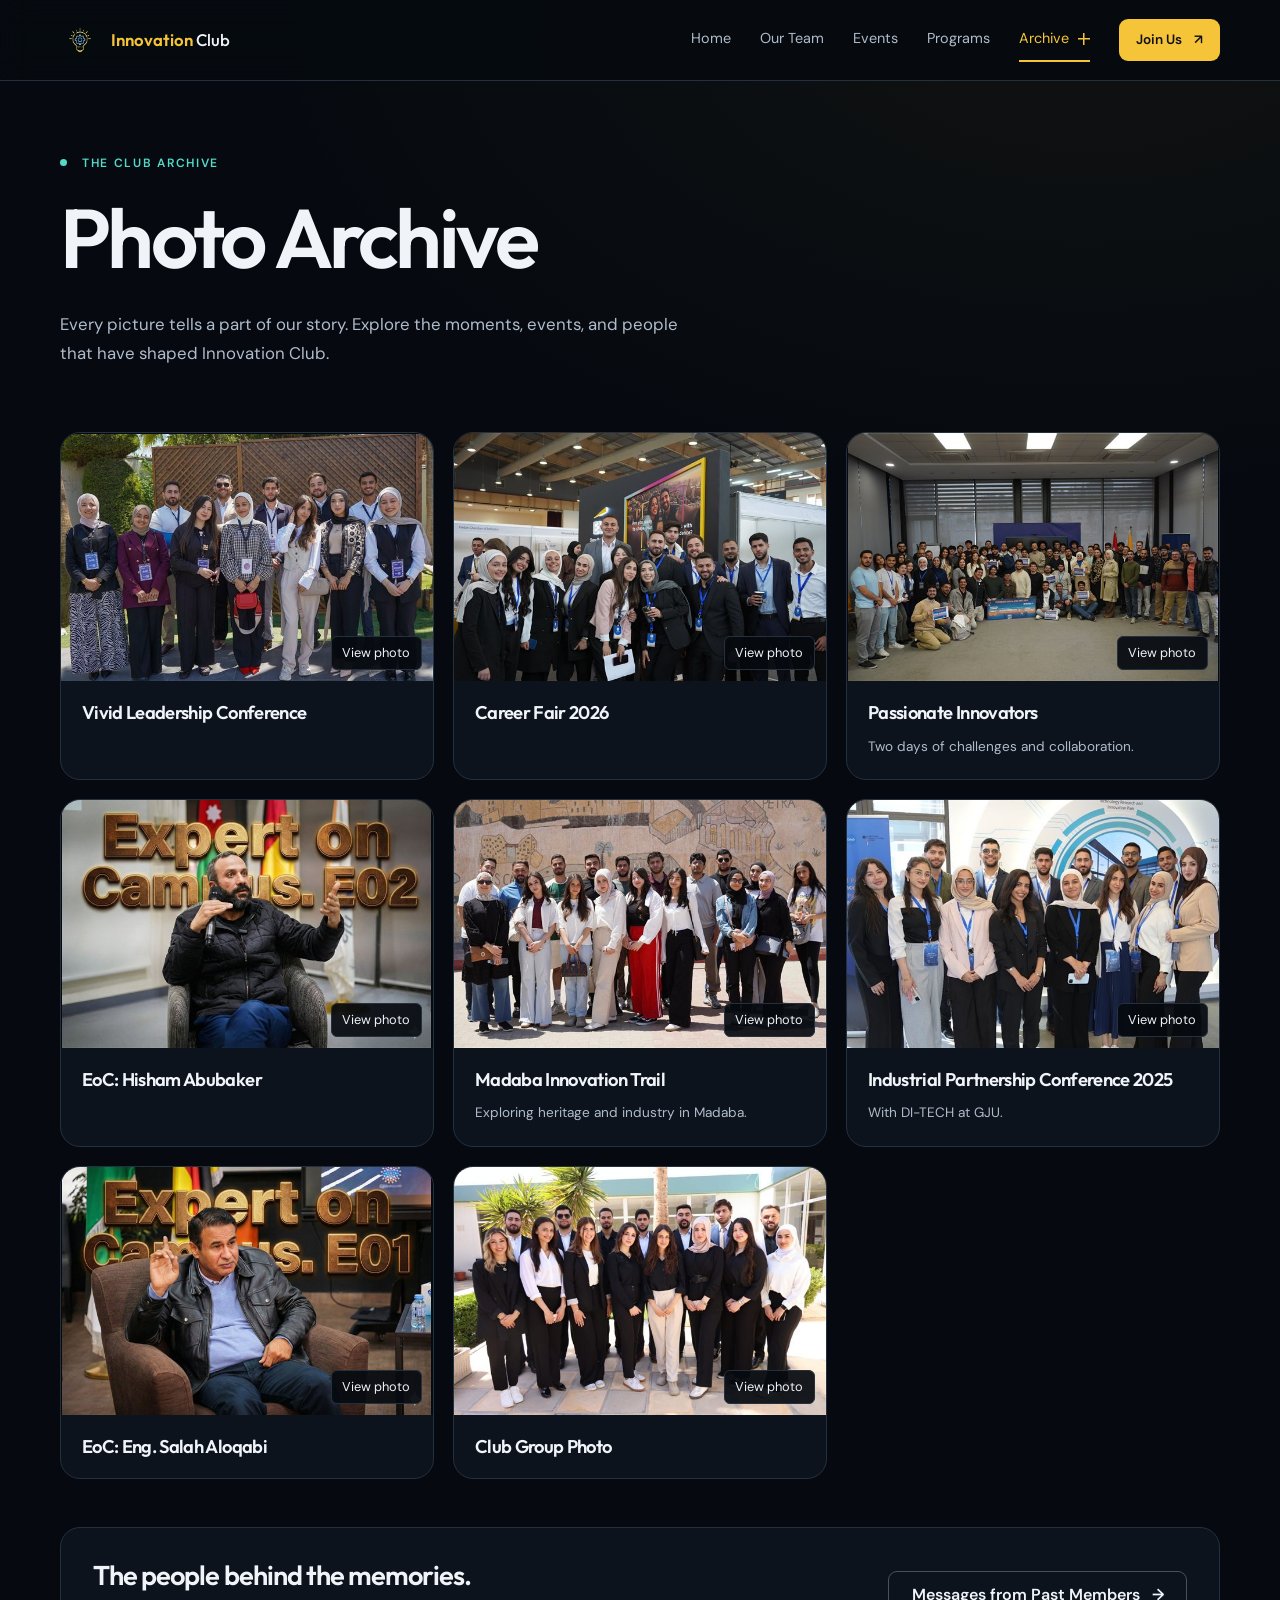
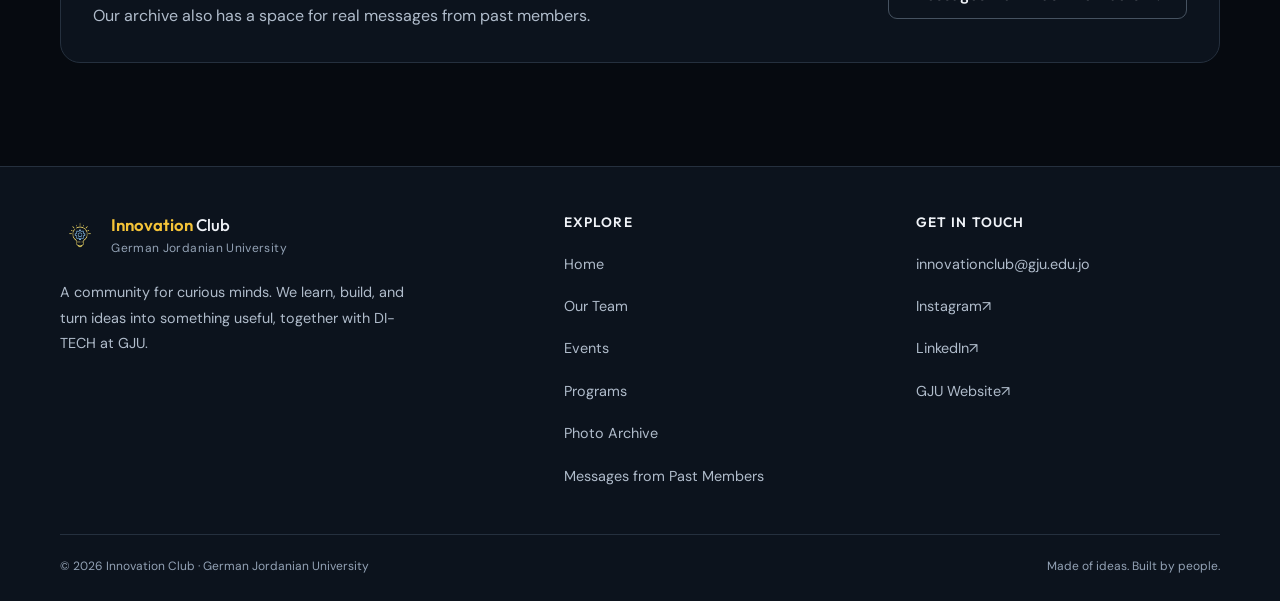
<file: archive.html>
<!DOCTYPE html>
<html lang="en">
  <head>
    <meta charset="UTF-8">
    <meta name="viewport" content="width=device-width, initial-scale=1">
    <title>Photo Archive · Innovation Club</title>
    <link rel="canonical" href="https://innovationclub.online/archive/">
    <meta http-equiv="refresh" content="0; url=/archive/">
    <script>
      window.location.replace("/archive/" + window.location.search + window.location.hash);
    </script>
  </head>
  <body>
    <p>This page has moved to <a href="/archive/">Photo Archive</a>.</p>
  </body>
</html>
</file>
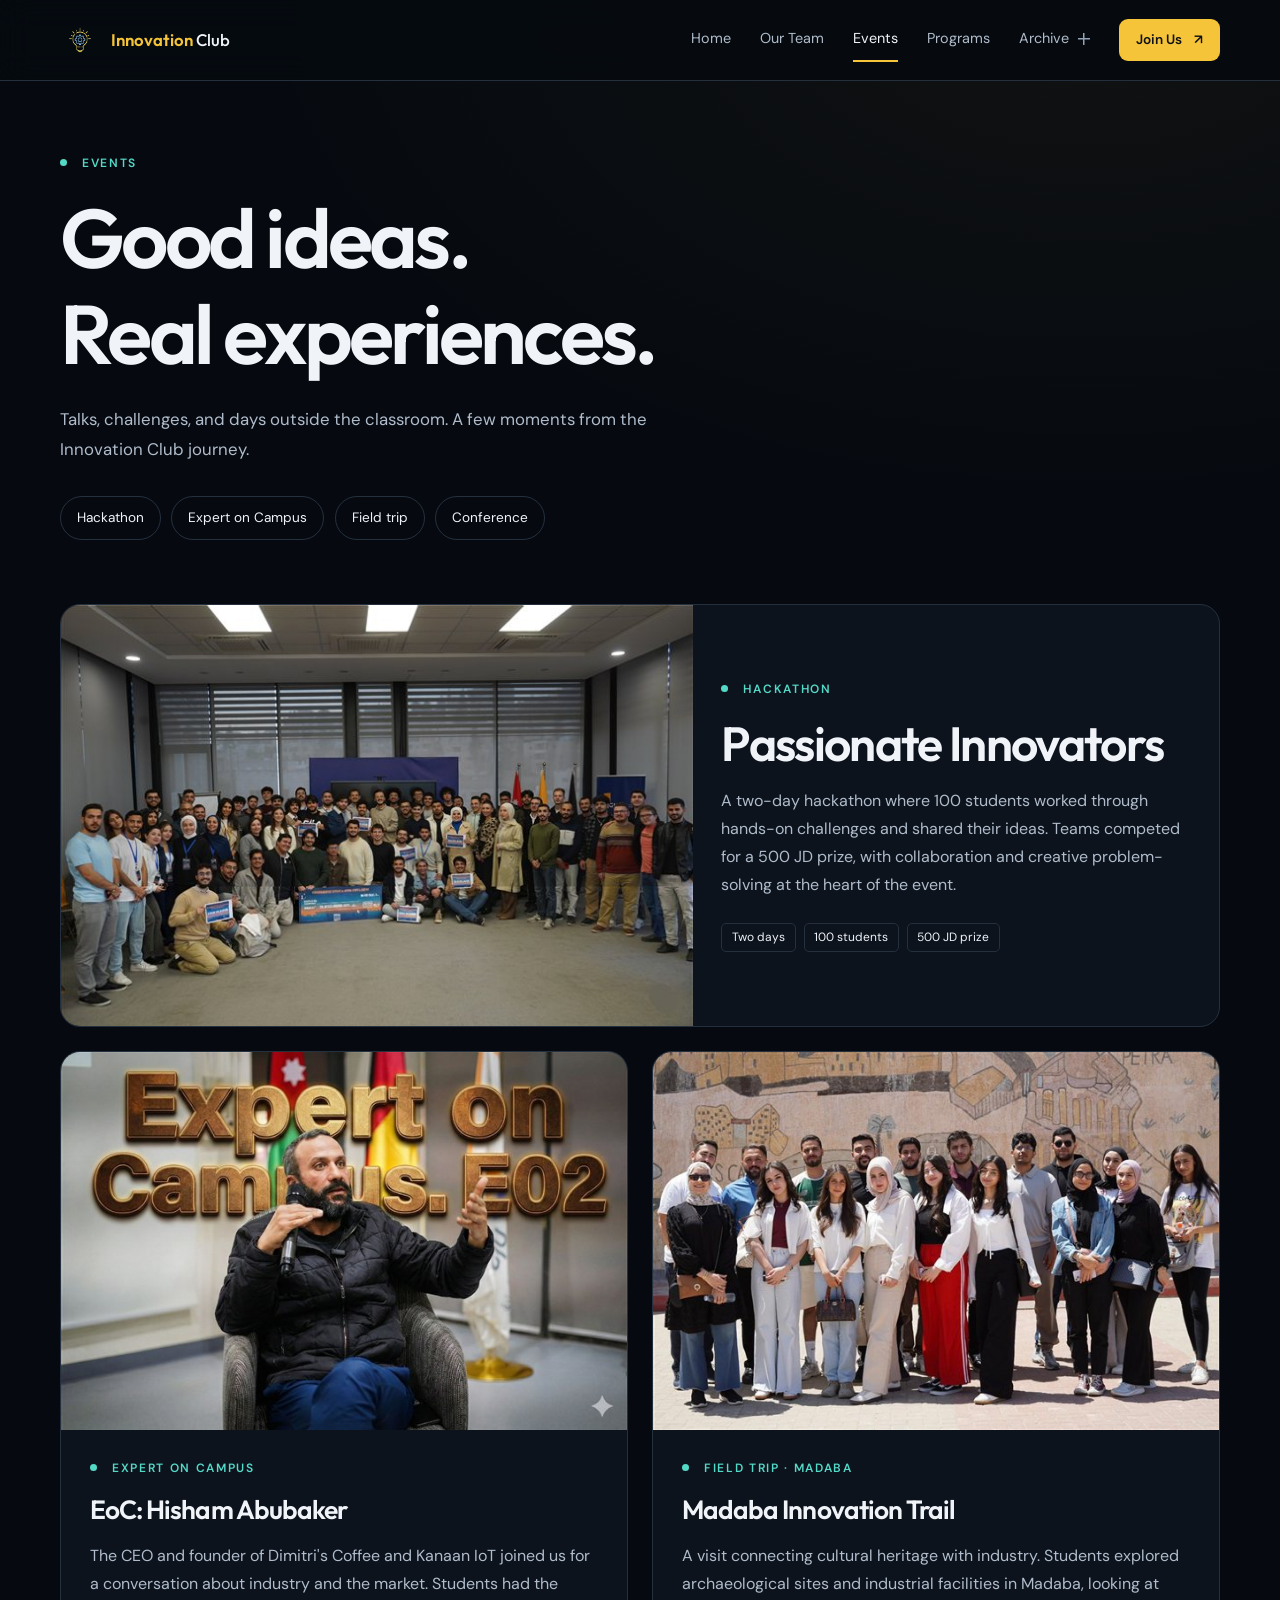
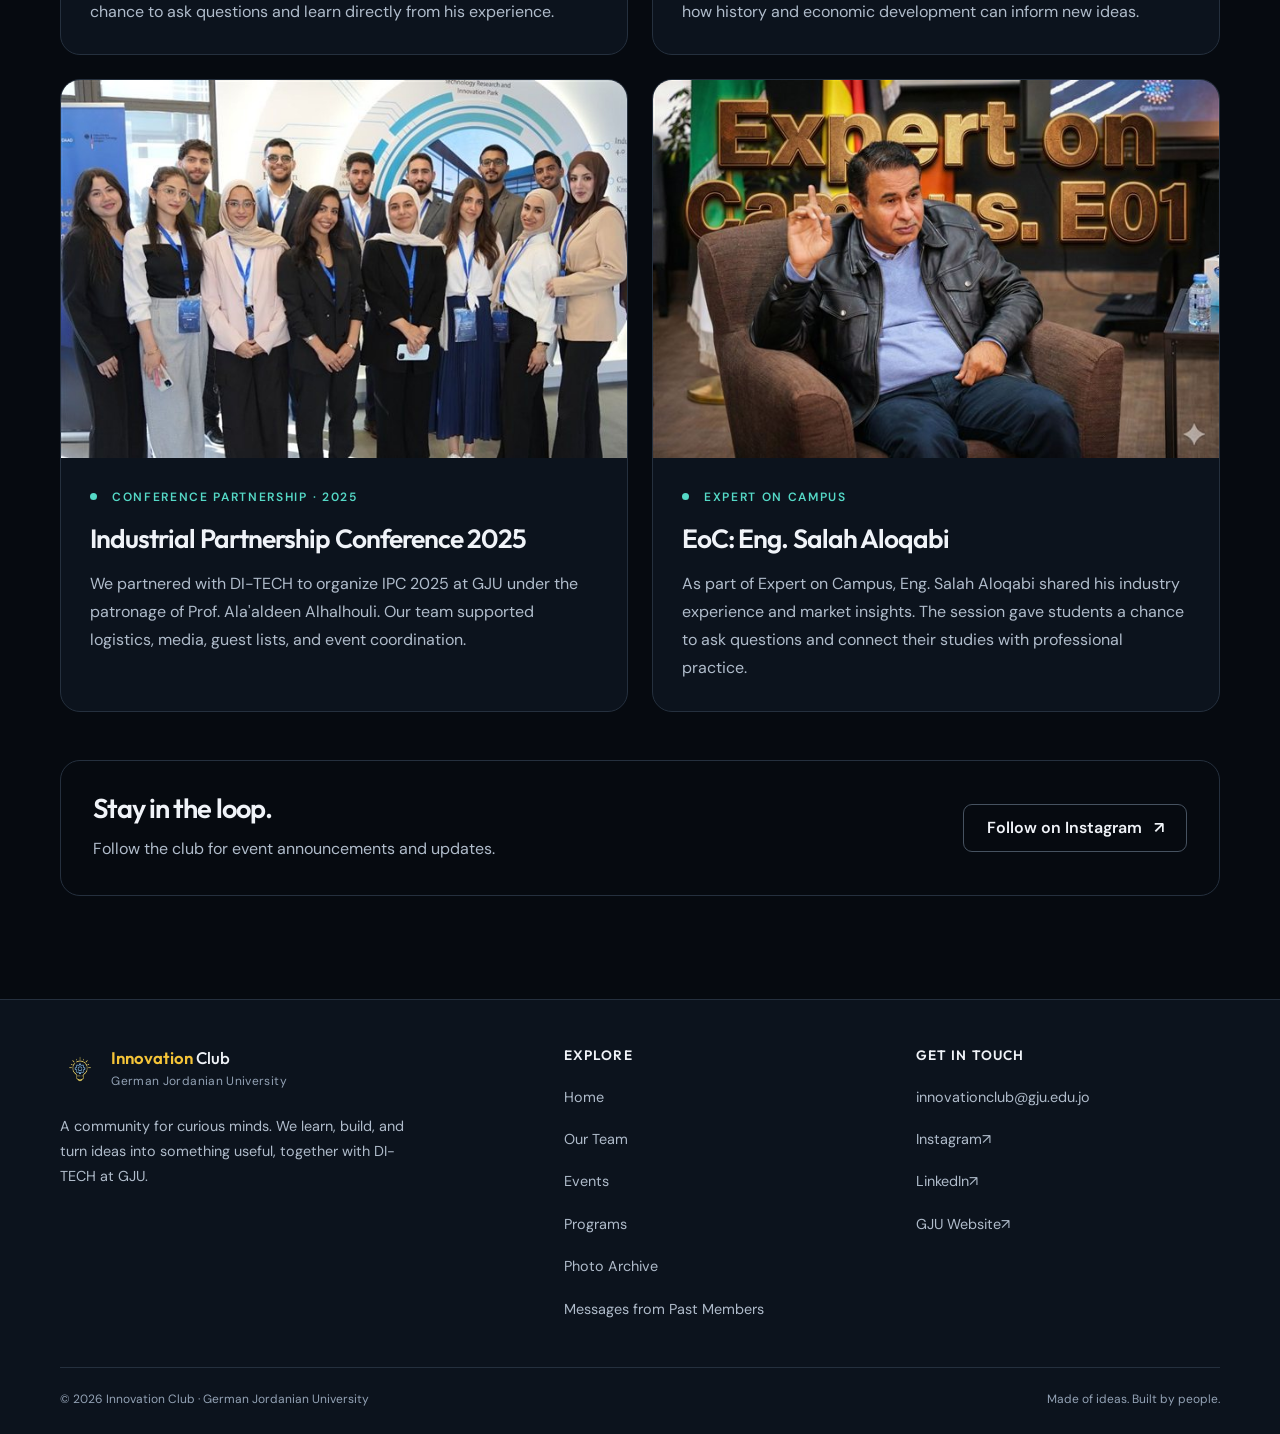
<file: events.html>
<!DOCTYPE html>
<html lang="en">
  <head>
    <meta charset="UTF-8">
    <meta name="viewport" content="width=device-width, initial-scale=1">
    <title>Events · Innovation Club</title>
    <link rel="canonical" href="https://innovationclub.online/events/">
    <meta http-equiv="refresh" content="0; url=/events/">
    <script>
      window.location.replace("/events/" + window.location.search + window.location.hash);
    </script>
  </head>
  <body>
    <p>This page has moved to <a href="/events/">Events</a>.</p>
  </body>
</html>
</file>
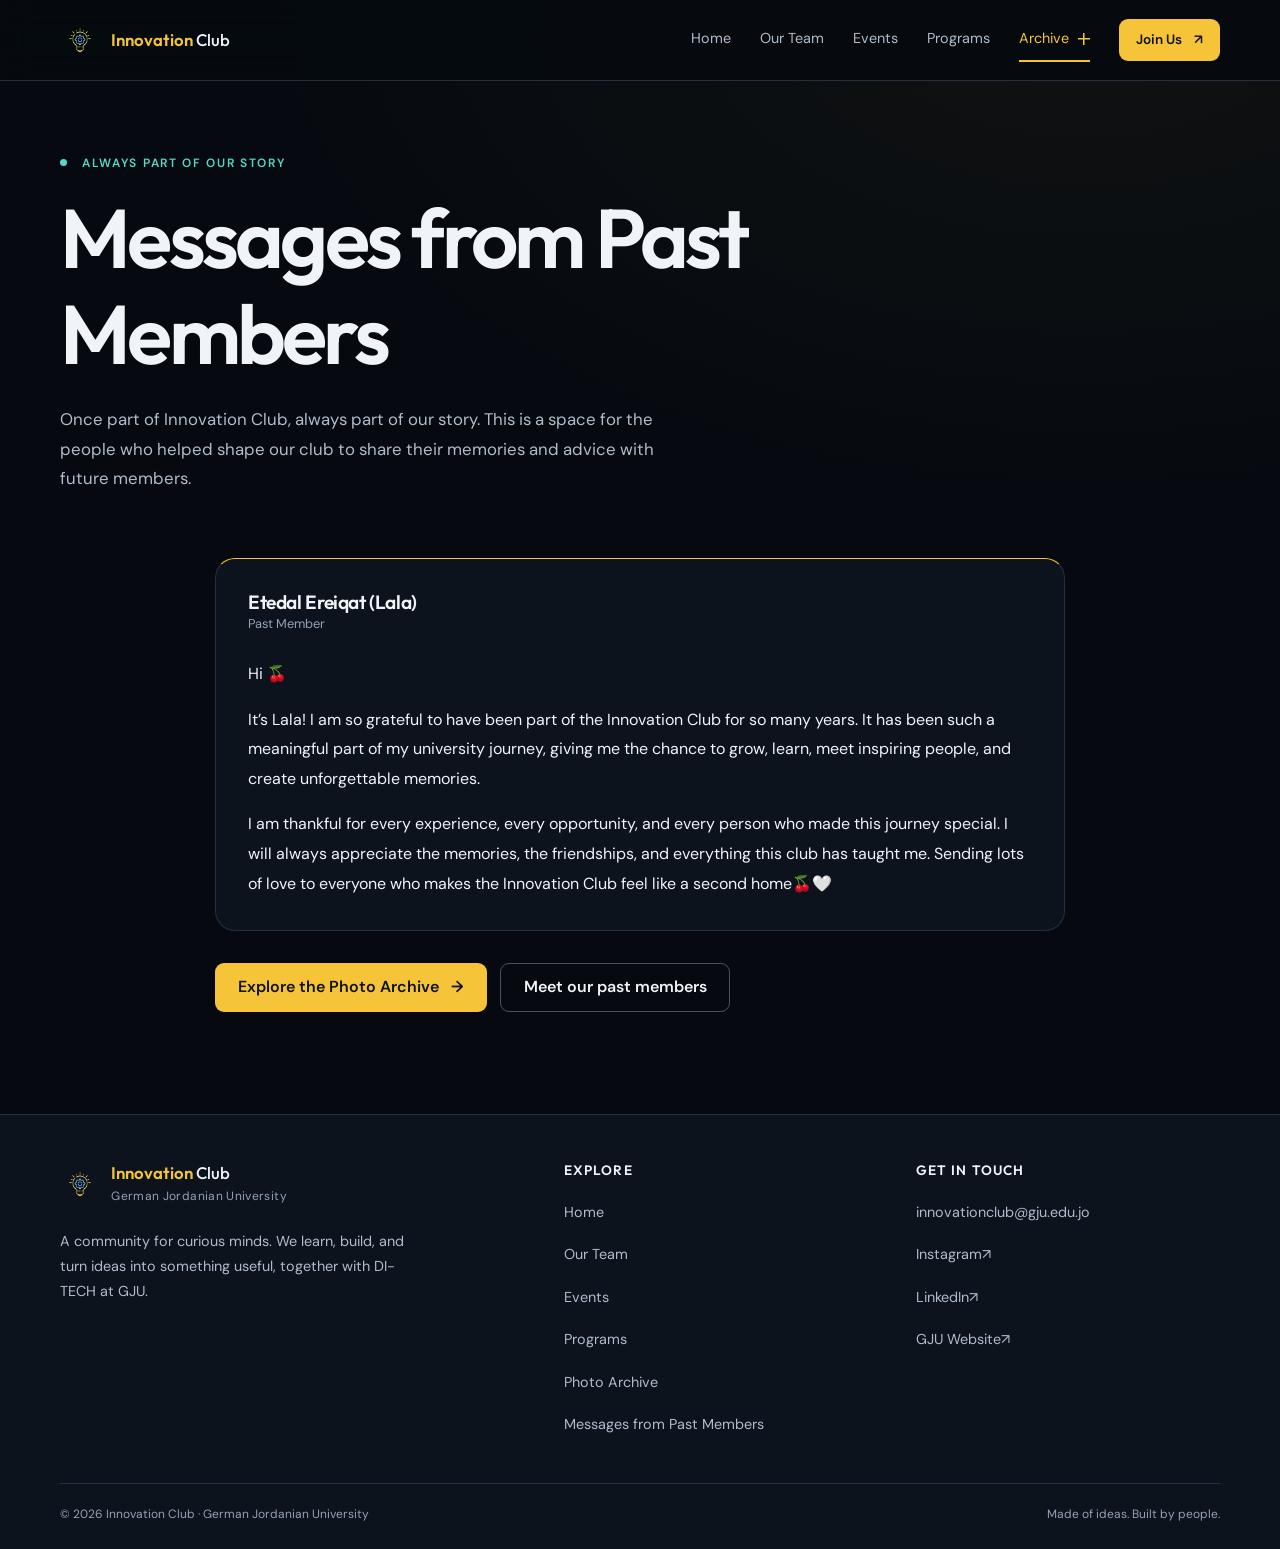
<file: past-members-messages.html>
<!DOCTYPE html>
<html lang="en">
  <head>
    <meta charset="UTF-8">
    <meta name="viewport" content="width=device-width, initial-scale=1">
    <title>Messages from Past Members · Innovation Club</title>
    <link rel="canonical" href="https://innovationclub.online/past-members-messages/">
    <meta http-equiv="refresh" content="0; url=/past-members-messages/">
    <script>
      window.location.replace("/past-members-messages/" + window.location.search + window.location.hash);
    </script>
  </head>
  <body>
    <p>This page has moved to <a href="/past-members-messages/">Messages from Past Members</a>.</p>
  </body>
</html>
</file>
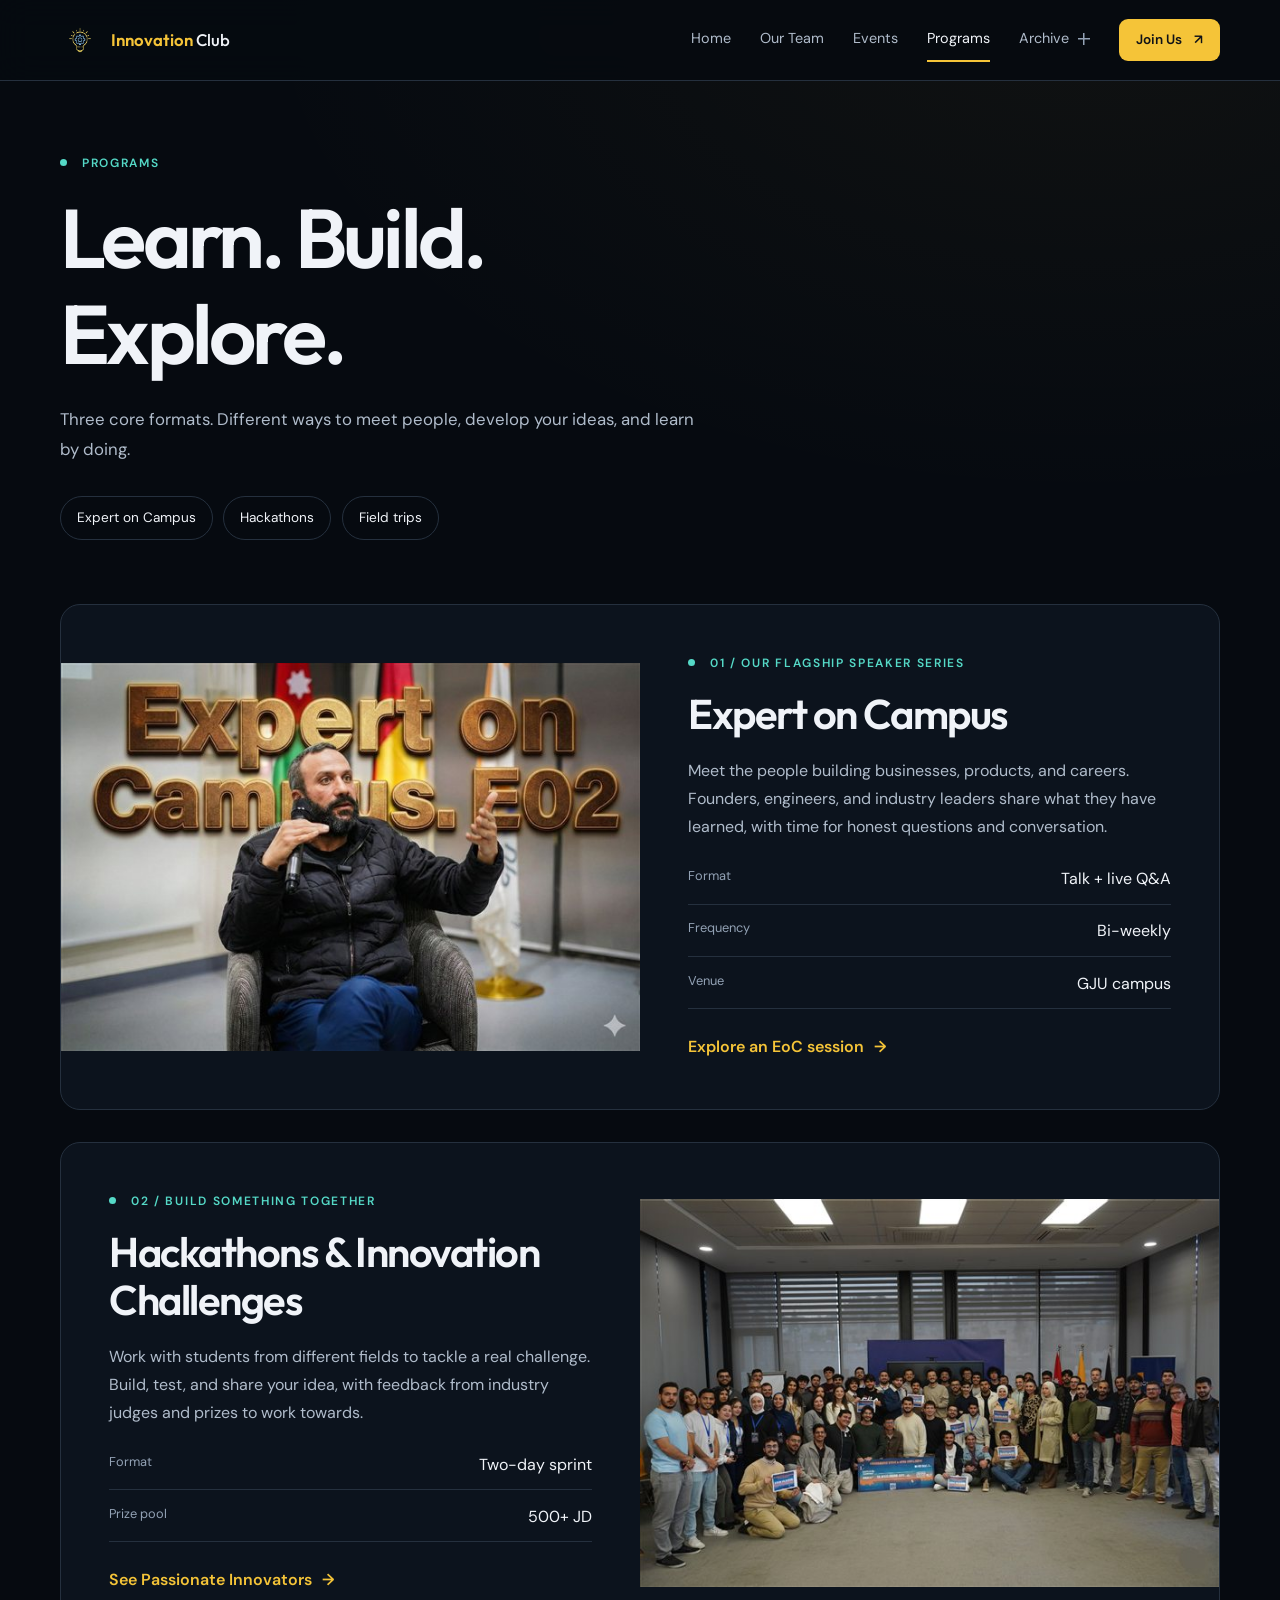
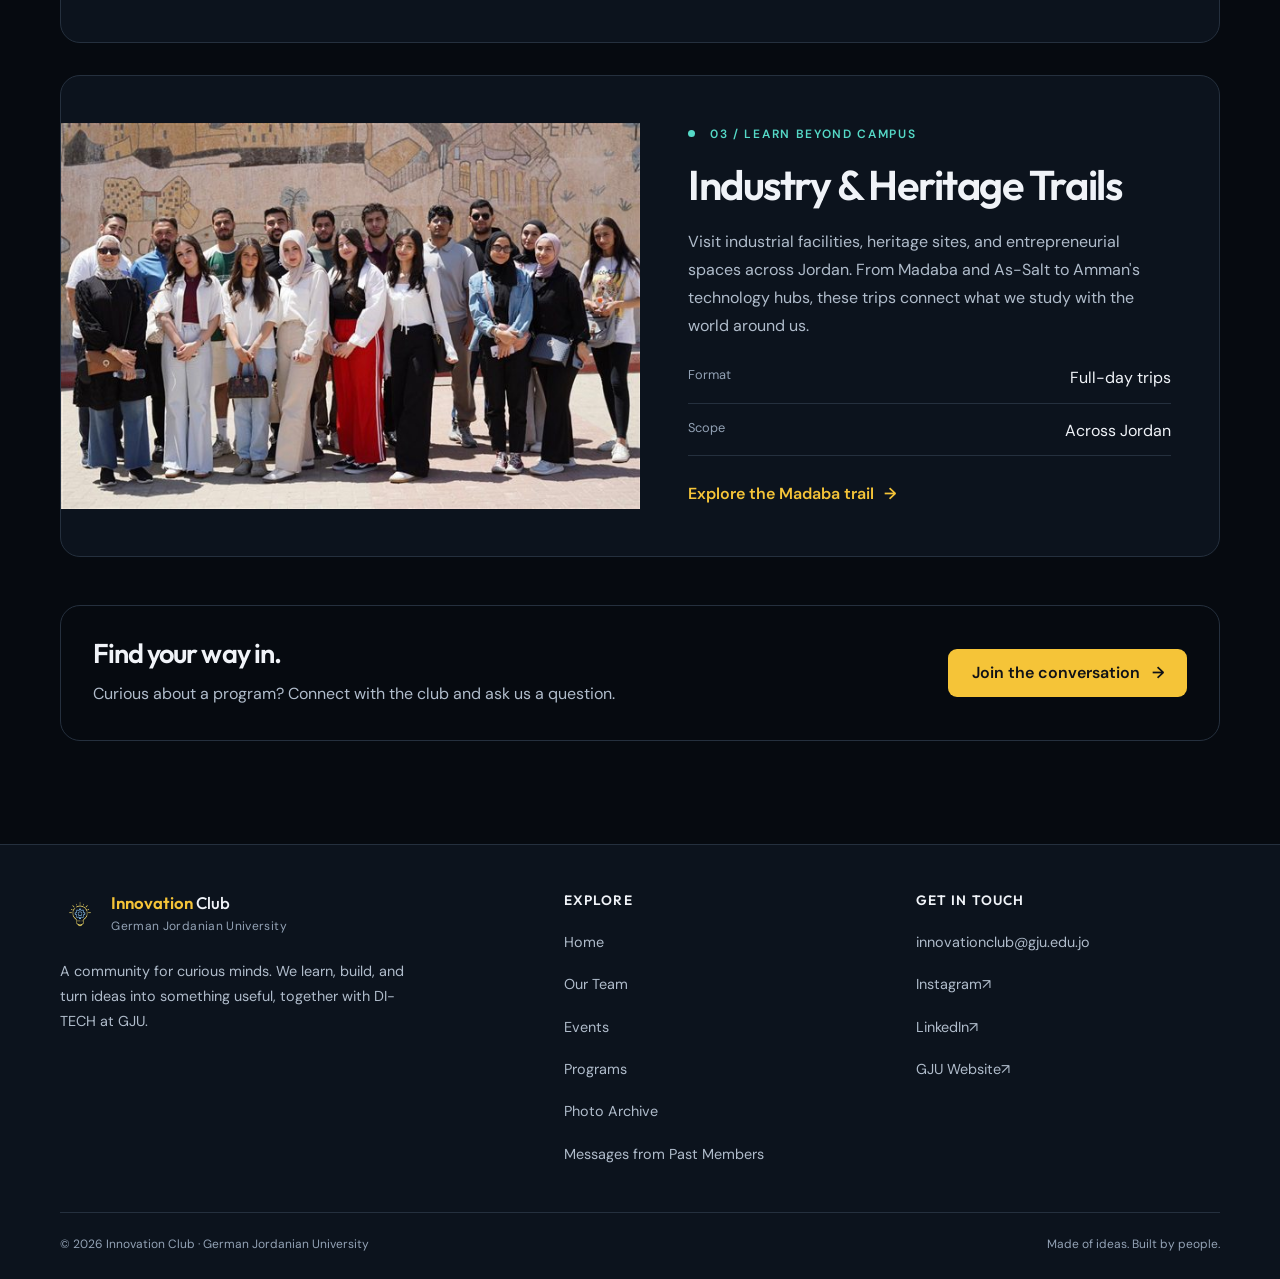
<file: programs.html>
<!DOCTYPE html>
<html lang="en">
  <head>
    <meta charset="UTF-8">
    <meta name="viewport" content="width=device-width, initial-scale=1">
    <title>Programs · Innovation Club</title>
    <link rel="canonical" href="https://innovationclub.online/programs/">
    <meta http-equiv="refresh" content="0; url=/programs/">
    <script>
      window.location.replace("/programs/" + window.location.search + window.location.hash);
    </script>
  </head>
  <body>
    <p>This page has moved to <a href="/programs/">Programs</a>.</p>
  </body>
</html>
</file>
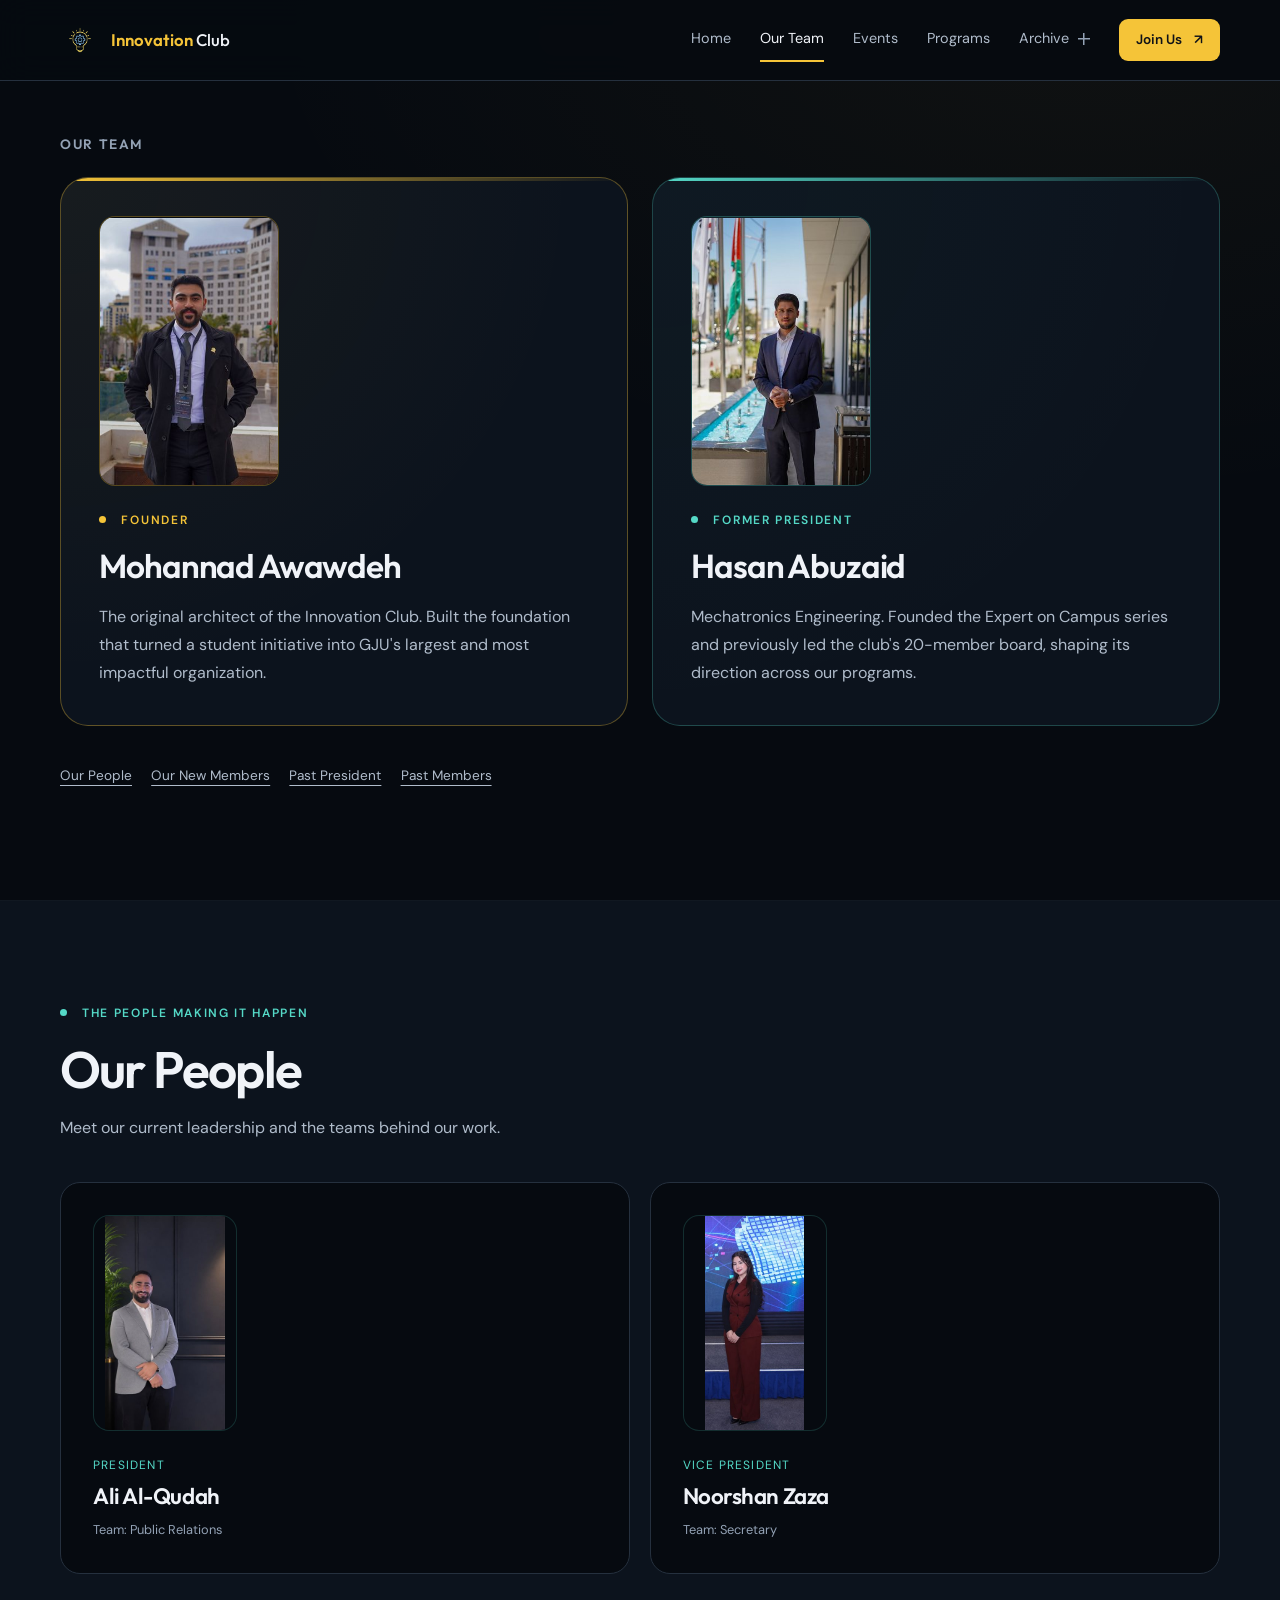
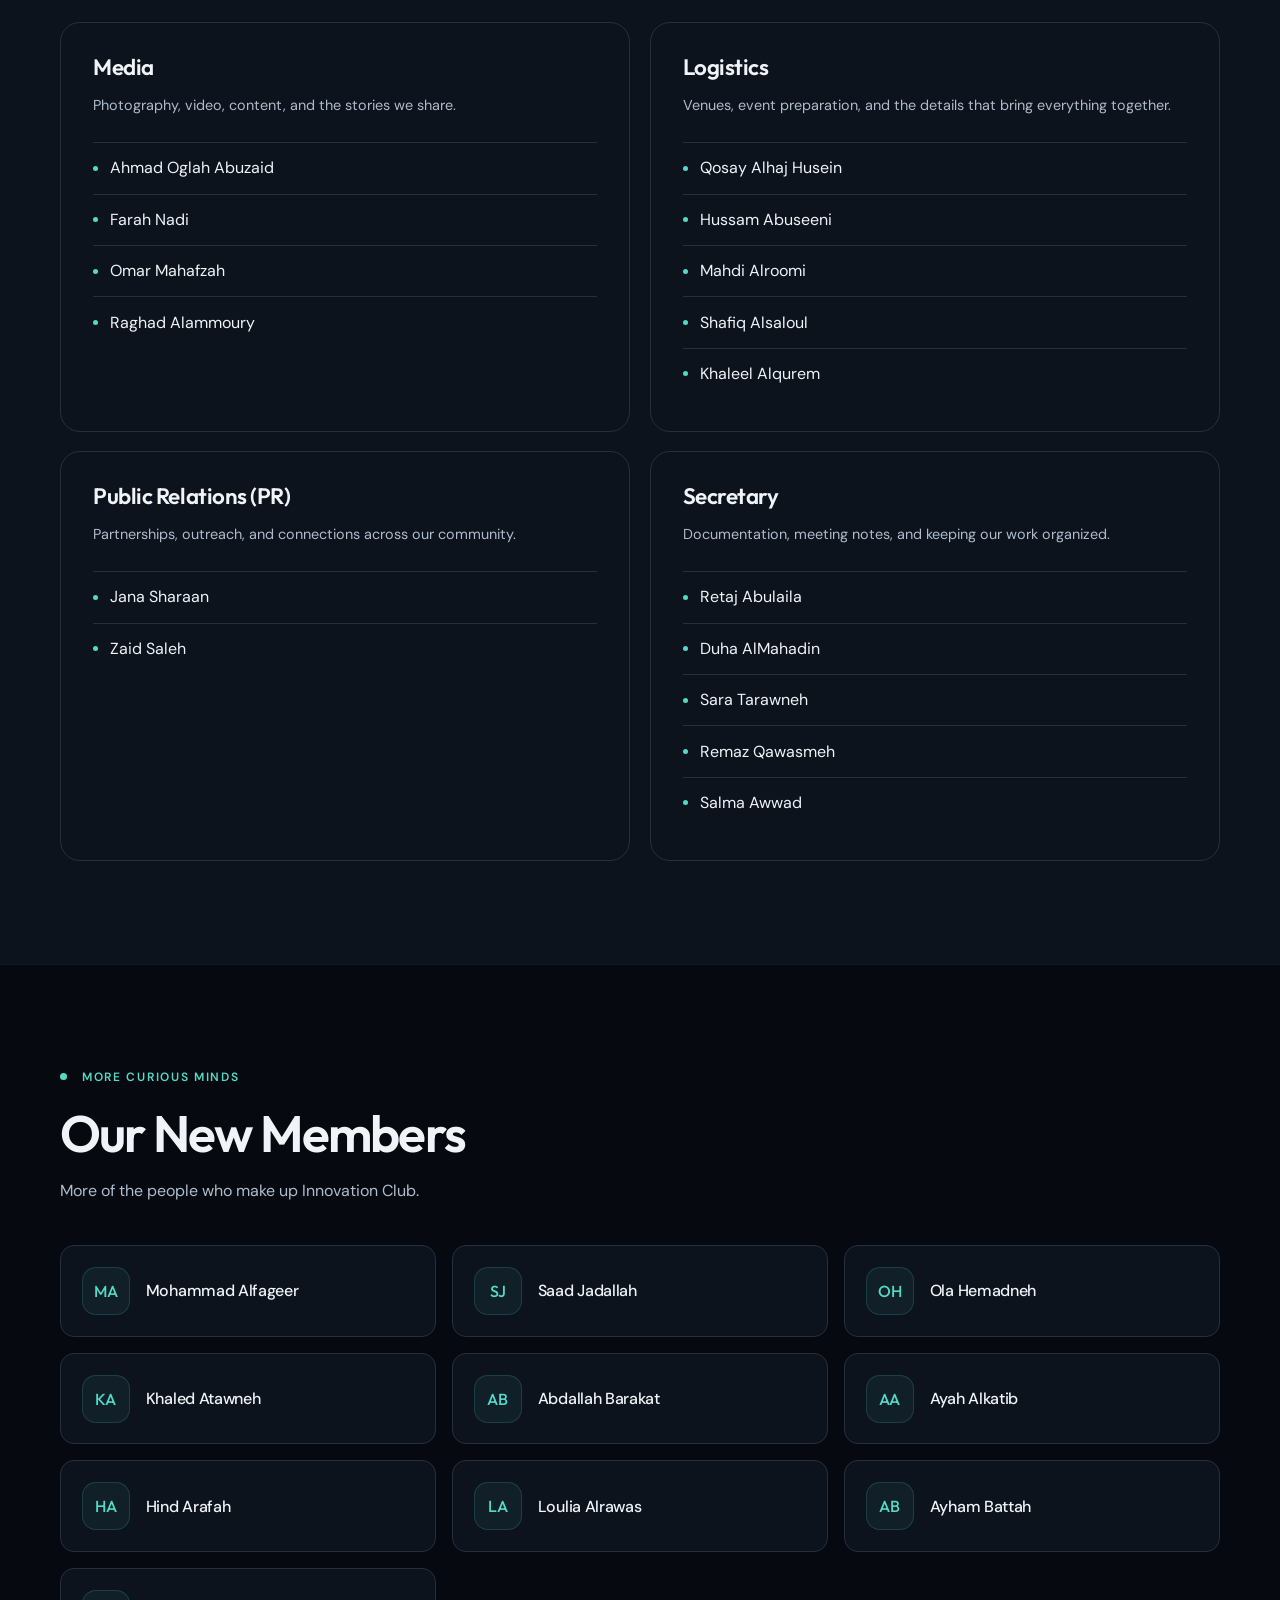
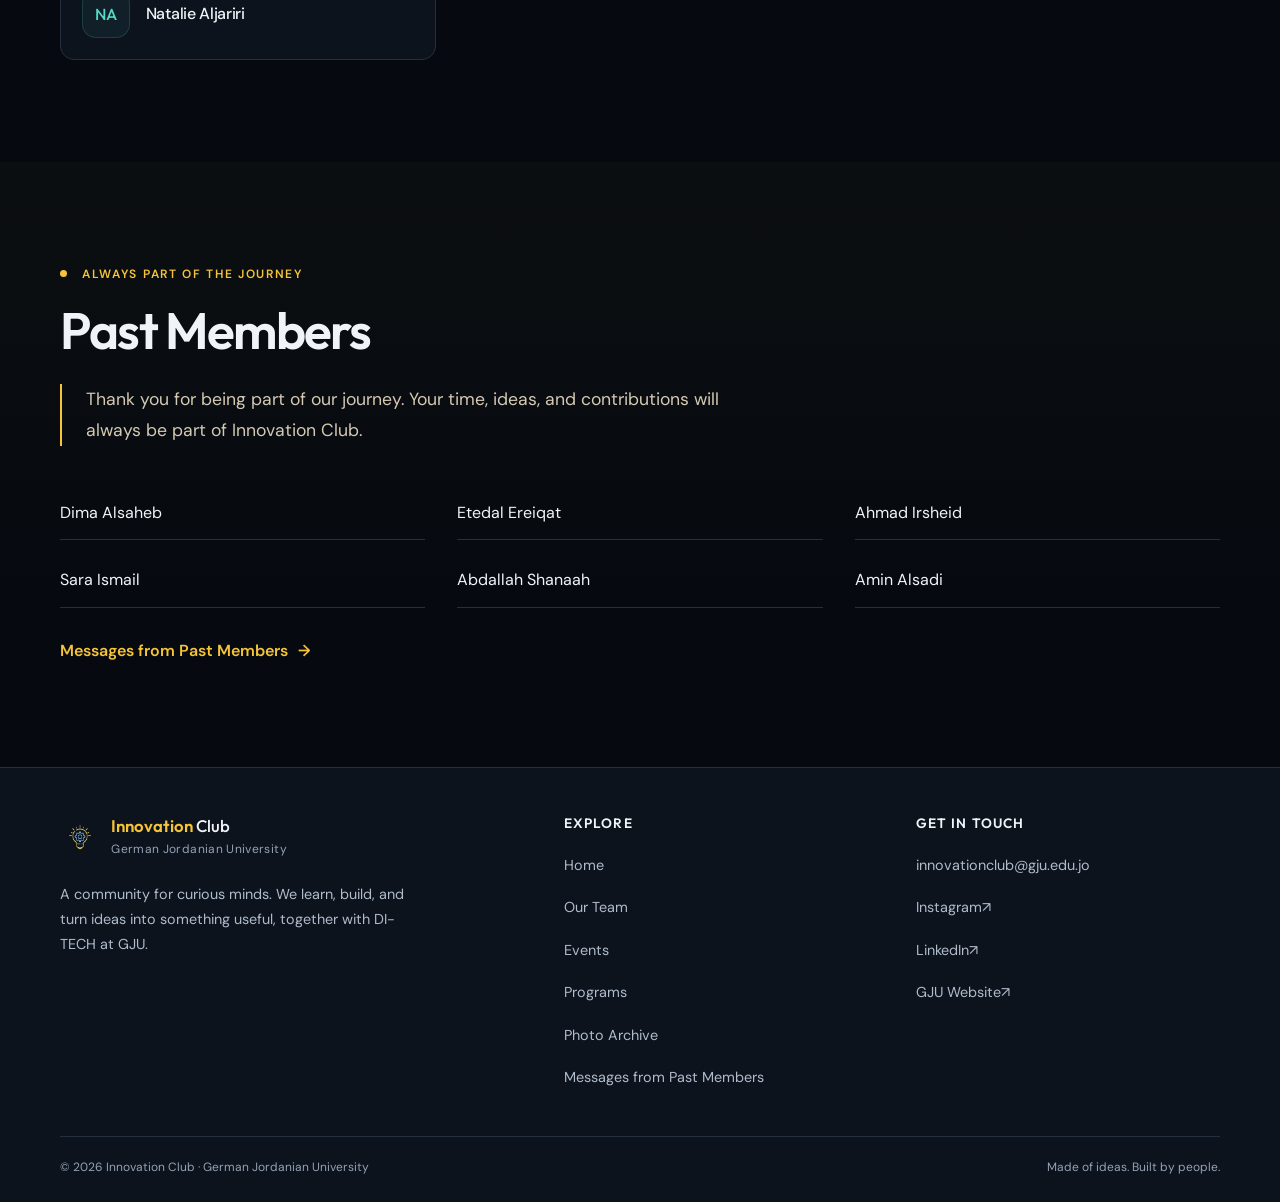
<file: team.html>
<!DOCTYPE html>
<html lang="en">
  <head>
    <meta charset="UTF-8">
    <meta name="viewport" content="width=device-width, initial-scale=1">
    <title>Our Team · Innovation Club</title>
    <link rel="canonical" href="https://innovationclub.online/team/">
    <meta http-equiv="refresh" content="0; url=/team/">
    <script>
      window.location.replace("/team/" + window.location.search + window.location.hash);
    </script>
  </head>
  <body>
    <p>This page has moved to <a href="/team/">Our Team</a>.</p>
  </body>
</html>
</file>
<file: css/styles.css>
/* Innovation Club: shared styles for the six static pages. */
:root {
  color-scheme: dark;
  --bg: #060a10;
  --surface: #0c131d;
  --surface-raised: #111d29;
  --text: #f0f3f8;
  --body: #b0bccb;
  --muted: #93a2b5;
  --amber: #f5c438;
  --teal: #55d9c7;
  --border: #25303e;
  --radius: 20px;
  --space-section: clamp(4rem, 8vw, 7rem);
}
*, *::before, *::after { box-sizing: border-box; }
html { scroll-behavior: smooth; scroll-padding-top: 6rem; }
body { margin: 0; background: var(--bg); color: var(--body); font: 400 1rem/1.75 'DM Sans', sans-serif; }
body::before { content: ''; position: absolute; inset: 0 0 auto; height: 650px; pointer-events: none; background: radial-gradient(ellipse at 85% 0, #f5c4380b, transparent 55%); z-index: -1; }
h1, h2, h3, h4, p, figure { margin: 0; }
h1, h2, h3, h4 { color: var(--text); font-family: 'Outfit', sans-serif; line-height: 1.15; font-weight: 600; }
h1 { font-size: clamp(2.8rem, 6.5vw, 5.8rem); letter-spacing: -.045em; }
h2 { font-size: clamp(2rem, 4vw, 3.3rem); letter-spacing: -.035em; }
h3 { font-size: 1.4rem; letter-spacing: -.02em; }
a { color: inherit; text-decoration: none; }
button { font: inherit; }
button, summary { cursor: pointer; }
img { display: block; max-width: 100%; height: auto; }
ul { padding: 0; margin: 0; list-style: none; }
::selection { background: var(--amber); color: var(--bg); }
:focus-visible { outline: 3px solid var(--teal); outline-offset: 5px; border-radius: 4px; }
[hidden] { display: none !important; }
.container { width: min(100% - 3rem, 1160px); margin-inline: auto; }
.section { padding-block: var(--space-section); }
.section-alt { background: var(--surface); border-block: 1px solid #ffffff05; }
.section-head { display: flex; align-items: end; justify-content: space-between; gap: 2rem; margin-bottom: 2.5rem; }
.section-head p { max-width: 35rem; margin-top: .9rem; }
.eyebrow { color: var(--teal); font-size: .75rem; font-weight: 600; text-transform: uppercase; letter-spacing: .14em; display: block; margin-bottom: 1rem; }
.eyebrow::before { content: ''; display: inline-block; width: 7px; height: 7px; margin-right: .65rem; background: currentColor; border-radius: 50%; vertical-align: 1px; }
.amber { color: var(--amber); }
.text-link { color: var(--amber); font-weight: 600; display: inline-flex; align-items: center; gap: .6rem; }
.text-link:hover { text-decoration: underline; text-underline-offset: .3em; }
.button { display: inline-flex; justify-content: center; align-items: center; gap: .75rem; min-height: 48px; padding: .75rem 1.4rem; border: 1px solid transparent; border-radius: 9px; font-weight: 600; line-height: 1.4; transition: transform .2s, background .2s; }
.button:hover { transform: translateY(-2px); }
.button-primary { background: var(--amber); color: #101217; }
.button-primary:hover { background: #ffda6b; }
.button-secondary { border-color: #465260; color: var(--text); background: transparent; }
.button-secondary:hover { background: #ffffff08; }
.button-row { display: flex; gap: .85rem; flex-wrap: wrap; }
.skip-link { position: fixed; left: 1rem; top: 1rem; transform: translateY(-200%); z-index: 20; background: var(--amber); color: #101217; padding: .65rem 1rem; border-radius: 6px; }
.skip-link:focus { transform: none; }
.sr-only { position: absolute; width: 1px; height: 1px; overflow: hidden; clip-path: inset(50%); white-space: nowrap; }

/* Shared navigation. Links remain available if JavaScript is unavailable. */
.site-header { position: sticky; top: 0; z-index: 10; background: #060a10f5; border-bottom: 1px solid var(--border); }
@supports (backdrop-filter: blur(16px)) { .site-header { background: #060a10e6; backdrop-filter: blur(16px); } }
.nav-shell { min-height: 80px; display: flex; align-items: center; justify-content: space-between; gap: 2rem; }
.brand { display: inline-flex; align-items: center; gap: .7rem; color: var(--text); font: 500 1.05rem/1.2 'Outfit', sans-serif; white-space: nowrap; }
.brand img { width: 40px; height: 40px; object-fit: contain; }
.brand strong { color: var(--amber); font-weight: 600; }
.brand small { color: var(--muted); font: 400 .75rem/1.4 'DM Sans', sans-serif; display: block; letter-spacing: .03em; margin-top: .3rem; }
.nav-links { display: flex; align-items: center; gap: 1.8rem; }
.nav-links a:not(.button) { display: inline-flex; min-height: 44px; align-items: center; font-size: .9rem; position: relative; }
.nav-links a:hover, .nav-links a[aria-current] { color: var(--text); }
.nav-links > li > a:not(.button), .nav-archive > summary { border-bottom: 2px solid transparent; }
.nav-links > li > a[aria-current="page"], .nav-archive.is-current > summary { border-bottom-color: var(--amber); }
.nav-links .button { min-height: 42px; padding: .55rem 1rem; font-size: .85rem; }
.nav-toggle { display: none; width: 44px; height: 44px; border: 1px solid var(--border); background: var(--surface); color: var(--text); border-radius: 8px; align-items: center; justify-content: center; flex-direction: column; gap: 5px; }
.nav-toggle span { width: 18px; height: 2px; background: currentColor; transition: transform .2s; }
.nav-toggle[aria-expanded="true"] span:first-child { transform: translateY(3.5px) rotate(45deg); }
.nav-toggle[aria-expanded="true"] span:last-child { transform: translateY(-3.5px) rotate(-45deg); }
.nav-archive-item { position: relative; }
.nav-archive > summary { display: flex; align-items: center; gap: .6rem; min-height: 44px; list-style: none; color: var(--body); font-size: .9rem; }
.nav-archive > summary::-webkit-details-marker { display: none; }
.nav-archive > summary::marker { content: ''; }
/* Two centered strokes draw a decorative plus; opening hides only the vertical stroke. */
.nav-archive > summary::after {
  content: '';
  width: 12px;
  height: 12px;
  flex: 0 0 12px;
  color: var(--muted);
  background: linear-gradient(currentColor, currentColor) center / 12px 1.5px no-repeat,
              linear-gradient(currentColor, currentColor) center / 1.5px 12px no-repeat;
}
.nav-archive[open] > summary::after { background-size: 12px 1.5px, 0 0; }
.nav-archive[open] > summary::after, .nav-archive.is-current > summary::after { color: var(--amber); }
.nav-archive, .nav-archive > summary, .nav-archive > summary::after, .archive-menu { animation: none; transition: none; transform: none; }
.nav-archive.is-current > summary { color: var(--amber); }
.archive-menu { position: absolute; top: calc(100% + .65rem); right: 0; width: 270px; max-width: calc(100vw - 2rem); padding: .5rem; border: 1px solid var(--border); border-radius: 12px; background: var(--surface); box-shadow: 0 18px 40px #0006; }
.nav-links .archive-menu a { display: flex; padding: .6rem .85rem; border-radius: 6px; white-space: normal; }
.nav-links .archive-menu a:hover, .nav-links .archive-menu a[aria-current] { background: var(--surface-raised); }

/* Home and shared introductions. */
.hero { padding-block: clamp(3rem, 6vw, 6rem) 3rem; }
.hero-grid { display: grid; grid-template-columns: 1.2fr 1fr; align-items: center; gap: 4rem; }
.hero-copy > p { max-width: 35rem; margin: 1.6rem 0 2rem; font-size: 1.08rem; }
.hero h1 em { font-style: normal; color: var(--amber); }
.hero-art { min-width: 0; min-height: 400px; display: grid; place-items: center; position: relative; border: 1px solid #f5c43826; border-radius: 50% 50% 28px 28px; background: radial-gradient(circle at 50% 45%, #f5c4380b, transparent 65%), var(--surface); overflow: hidden; }
.hero-art::before, .hero-art::after { content: ''; position: absolute; width: 270px; height: 270px; border: 1px solid #f5c43817; border-radius: 50%; }
.hero-art::after { width: 350px; height: 350px; border-style: dashed; }
.hero-art svg { width: 230px; height: 250px; position: relative; z-index: 1; }
.art-caption { position: absolute; bottom: 1.6rem; font-size: .75rem; letter-spacing: .16em; text-transform: uppercase; color: var(--teal); }
.hero-stats { display: grid; grid-template-columns: repeat(3, 1fr); border-block: 1px solid var(--border); margin-top: 3.5rem; }
.hero-stats div { padding: 1.5rem 0; }
.hero-stats div + div { border-left: 1px solid var(--border); padding-left: 2rem; }
.hero-stats strong { font: 600 2.3rem/1 'Outfit', sans-serif; color: var(--text); display: block; margin-bottom: .6rem; }
.hero-stats span { color: var(--muted); font-size: .82rem; }
.interest-strip { display: flex; flex-wrap: wrap; justify-content: center; gap: .7rem 1.5rem; padding-block: 1rem; color: var(--muted); font-size: .75rem; }
.interest-strip span::before { content: '＋'; color: var(--teal); margin-right: .65rem; }
.about-grid { display: grid; grid-template-columns: 1.3fr 1fr; gap: 5rem; align-items: start; }
.prose p + p { margin-top: 1rem; }
.prose > p { max-width: 66ch; }
.about-grid h2 { margin-bottom: 1.5rem; }
.info-panel { padding: 2rem; border: 1px solid var(--border); border-radius: var(--radius); background: var(--bg); }
.info-panel dl { margin-bottom: 0; }
.info-panel dl > div { display: flex; justify-content: space-between; gap: 1rem; padding-block: .9rem; border-bottom: 1px solid var(--border); }
.info-panel dl > div:last-child { border: 0; }
dt { color: var(--muted); font-size: .8rem; }
dd { margin: 0; color: var(--text); }
.vision-grid { display: grid; grid-template-columns: 1fr 1fr; gap: 1.5rem; margin-top: 3rem; }
.vision-card { border-top: 2px solid var(--teal); padding: 1.8rem; background: #ffffff03; border-radius: 0 0 var(--radius) var(--radius); }
.vision-card:first-child { border-color: var(--amber); }
.vision-card h3 { margin-bottom: 1rem; }
.pillar-grid { display: grid; grid-template-columns: repeat(3, 1fr); gap: 1.2rem; }
.pillar-card { border: 1px solid var(--border); border-radius: var(--radius); padding: 1.8rem; background: linear-gradient(145deg, #ffffff03, transparent); }
.pillar-number { display: block; color: var(--teal); font-size: .8rem; margin-bottom: 1.8rem; }
.pillar-card h3 { font-size: 1.2rem; margin-bottom: .75rem; }
.pillar-card p { font-size: .9rem; }
.feature-story { display: grid; grid-template-columns: 1.2fr 1fr; border: 1px solid var(--border); border-radius: var(--radius); overflow: hidden; background: var(--surface); }
.feature-story img { height: auto; width: 100%; aspect-ratio: 1280 / 859; object-fit: contain; align-self: center; }
.feature-story .story-copy { padding: clamp(1.5rem, 4vw, 3rem); align-self: center; }
.feature-story p { margin: 1rem 0 1.5rem; }
.team-teaser { margin-top: 1.5rem; padding: 1.6rem 2rem; display: flex; justify-content: space-between; gap: 2rem; align-items: center; border: 1px solid var(--border); border-radius: var(--radius); }
.team-teaser h3 { margin-bottom: .4rem; }
.join-panel { text-align: center; max-width: 760px; margin-inline: auto; }
.join-panel > p { max-width: 580px; margin: 1.5rem auto 2rem; }
.join-panel .button-row { justify-content: center; }
.faq { max-width: 760px; margin: 3rem auto 0; }
.faq details { border-bottom: 1px solid var(--border); padding-block: 1.1rem; }
.faq summary { color: var(--text); padding-right: .5rem; font-weight: 500; }
.faq details p { margin-top: .75rem; max-width: 65ch; }
.page-intro { padding-block: 4.5rem 3rem; }
.page-intro h1 { max-width: 850px; }
.page-intro p { max-width: 40rem; margin-top: 1.5rem; font-size: 1.05rem; }
.page-intro .button-row { margin-top: 2rem; }

/* Our Team: four sections, with one profile per person. */
.founder-section { padding-top: 3.5rem; }
.team-page-heading { font-size: .85rem; letter-spacing: .12em; text-transform: uppercase; color: var(--muted); margin-bottom: 1.5rem; }
.featured-person { display: grid; grid-template-columns: auto 1fr; gap: clamp(1.5rem, 4vw, 3rem); align-items: center; padding: clamp(1.5rem, 5vw, 4rem); border: 1px solid #f5c43855; border-radius: 28px; background: radial-gradient(ellipse at 0 0, #f5c4380d, transparent 65%), var(--surface); position: relative; overflow: hidden; }
.featured-person::after { content: ''; position: absolute; top: 0; left: 0; width: 100%; height: 3px; background: linear-gradient(90deg, var(--amber), transparent); }
.person-avatar { width: 48px; height: 48px; border-radius: 14px; display: grid; place-items: center; background: #55d9c710; color: var(--teal); border: 1px solid #55d9c72c; font: 500 1rem/1 'Outfit', sans-serif; flex-shrink: 0; }
.person-avatar-large { width: 138px; height: 154px; font-size: 2.8rem; border-radius: 80px 80px 22px 22px; color: var(--amber); background: #f5c4380a; border-color: #f5c43855; }
/* Real portraits retain their full content; no facial retouching or face cropping. */
.profile-portrait { position: relative; overflow: hidden; border-radius: 16px; background: var(--bg); }
.featured-person .profile-portrait { width: clamp(160px, 18vw, 210px); height: auto; aspect-ratio: 2 / 3; }
.leader-card .profile-portrait { width: 144px; height: auto; aspect-ratio: 2 / 3; }
.profile-portrait img { position: absolute; inset: 0; display: block; width: 100%; height: 100%; object-fit: contain; object-position: center; }
.profile-initials { line-height: 1; }
.featured-person h2 { font-size: clamp(2rem, 4.5vw, 3.6rem); }
.featured-person-name { font-size: clamp(2rem, 4.5vw, 3.6rem); }
.featured-person p { margin-top: 1.1rem; max-width: 62ch; }
.featured-person .eyebrow { color: var(--amber); }
.team-section-nav { display: flex; flex-wrap: wrap; gap: .5rem 1.2rem; margin-top: 1.7rem; }
.team-section-nav a { font-size: .85rem; min-height: 44px; display: inline-flex; align-items: center; text-decoration: underline; text-underline-offset: 5px; }
.team-section-nav a:hover { color: var(--amber); }
.leadership-grid { display: grid; grid-template-columns: 1fr 1fr; gap: 1.2rem; margin-bottom: 3rem; }
.leader-card { padding: 2rem; border: 1px solid var(--border); background: var(--bg); border-radius: var(--radius); }
.leader-card .person-avatar { margin-bottom: 1.5rem; }
.person-role { color: var(--teal); font-size: .75rem; text-transform: uppercase; letter-spacing: .1em; margin-bottom: .5rem; }
.person-team { font-size: .8rem; color: var(--muted); margin-top: .6rem; }
.teams-grid { display: grid; grid-template-columns: 1fr 1fr; gap: 1.2rem; }
.team-card { padding: 2rem; border: 1px solid var(--border); border-radius: var(--radius); }
.team-card > p { font-size: .9rem; margin-top: .75rem; }
.member-list { margin-top: 1.5rem; }
.member-list li { padding-block: .7rem; border-top: 1px solid var(--border); color: var(--text); display: flex; gap: .75rem; align-items: center; }
.member-list li::before { content: ''; height: 5px; width: 5px; background: var(--teal); border-radius: 50%; flex-shrink: 0; }
.archive-photos { margin-top: 3rem; }
.archive-photos > h3 { margin-bottom: 1.5rem; }
.photo-grid { display: grid; grid-template-columns: 1fr 1fr; gap: 1.2rem; }
.photo-grid img { border-radius: var(--radius); width: 100%; }
.photo-grid figcaption { font-size: .8rem; color: var(--muted); margin-top: .65rem; }
.people-grid { display: grid; grid-template-columns: repeat(3, minmax(0, 1fr)); gap: 1rem; }
.member-card { display: flex; align-items: center; gap: 1rem; padding: 1.3rem; border: 1px solid var(--border); border-radius: 14px; background: var(--surface); min-width: 0; }
.member-card h3 { font: 500 1rem/1.45 'DM Sans', sans-serif; overflow-wrap: anywhere; }
.past-president { border-color: #55d9c740; background: radial-gradient(ellipse at 0 0, #55d9c709, transparent 70%), var(--surface); }
.past-president::after { background: linear-gradient(90deg, var(--teal), transparent); }
.past-president .eyebrow, .past-president .person-avatar-large { color: var(--teal); }
.past-president .person-avatar-large { border-color: #55d9c740; background: #55d9c70a; }
/* Founder and Past President share equal cards without changing their portraits. */
.featured-leadership-grid { display: grid; grid-template-columns: minmax(0, 1fr); gap: 1.5rem; align-items: stretch; }
.featured-leadership-grid .featured-person { min-width: 0; width: 100%; grid-template-columns: minmax(0, 1fr); grid-template-rows: auto 1fr; align-items: start; gap: 1.5rem; padding: clamp(1.5rem, 3vw, 2.5rem); }
.featured-leadership-grid .profile-portrait { width: 144px; }
.featured-leadership-grid h2 { font-size: clamp(1.8rem, 2.6vw, 2.6rem); }
@media (min-width: 1024px) {
  .featured-leadership-grid { grid-template-columns: repeat(2, minmax(0, 1fr)); }
  .featured-leadership-grid .profile-portrait { width: 180px; }
}
.past-members-section { background: linear-gradient(180deg, #f5c43806, transparent 75%); }
.thank-you { max-width: 710px; padding-left: 1.5rem; border-left: 2px solid var(--amber); margin: 1.5rem 0 2.5rem; color: #d4c9b2; font-size: 1.1rem; }
.past-list { display: grid; grid-template-columns: repeat(3, minmax(0, 1fr)); gap: .8rem 2rem; }
.past-list li { color: var(--text); padding: .8rem 0; border-bottom: 1px solid var(--border); }

/* Archive photos stay readable without JS and become modal buttons when supported. */
.archive-preview { border-bottom: 1px solid var(--border); }
.archive-grid { display: grid; grid-template-columns: repeat(3, minmax(0, 1fr)); gap: 1.2rem; }
.archive-preview-grid { grid-template-columns: repeat(2, minmax(0, 1fr)); }
.archive-card { min-width: 0; border: 1px solid var(--border); border-radius: var(--radius); overflow: hidden; background: var(--surface); }
.archive-photo-link, .archive-photo-frame { display: block; position: relative; background: var(--bg); }
.archive-photo-link img, .archive-photo-frame img { width: 100%; height: auto; aspect-ratio: 3 / 2; object-fit: contain; }
.archive-photo-button { width: 100%; padding: 0; border: 0; appearance: none; color: inherit; font: inherit; text-align: inherit; }
.archive-photo-button:focus-visible { outline: 3px solid var(--teal); outline-offset: -3px; border-radius: 0; }
.archive-photo-link:hover { outline: 1px solid var(--teal); outline-offset: -1px; }
.archive-open-label { position: absolute; bottom: .7rem; right: .7rem; background: #060a10eb; padding: .3rem .65rem; border: 1px solid var(--border); border-radius: 6px; font-size: .8rem; color: var(--text); pointer-events: none; }
.archive-card figcaption { padding: 1.3rem; }
.archive-card h2, .archive-card h3 { font-size: 1.15rem; overflow-wrap: anywhere; }
.archive-card p { font-size: .85rem; margin-top: .7rem; }
.archive-gallery-section { padding-top: 1rem; }
.archive-gallery-section .callout { background: var(--surface); }
.past-members-link { margin-top: 1.8rem; }
.photo-lightbox { width: min(1100px, calc(100% - 2rem)); max-height: calc(100vh - 2rem); max-height: calc(100svh - 2rem); margin: auto; padding: 1.2rem; color: var(--body); background: var(--surface); border: 1px solid var(--border); border-radius: var(--radius); overflow: auto; }
.photo-lightbox::backdrop { background: #000d; }
.lightbox-toolbar { display: flex; align-items: center; justify-content: space-between; gap: 1rem; margin-bottom: 1rem; }
.lightbox-toolbar h2 { font-size: 1.3rem; }
.lightbox-close { flex-shrink: 0; min-width: 44px; min-height: 44px; border: 1px solid var(--border); border-radius: 8px; background: var(--bg); color: var(--text); font-size: 1.5rem; }
.lightbox-media img { width: auto; height: auto; max-width: 100%; max-height: 65vh; margin-inline: auto; object-fit: contain; background: var(--bg); }
.lightbox-caption { margin-top: 1rem; }
.lightbox-status { font-size: .9rem; color: var(--amber); }
.messages-section { padding-top: 1rem; }
.messages-empty { max-width: 850px; margin-inline: auto; padding: clamp(2rem, 6vw, 4rem); border: 1px solid #f5c43840; border-radius: 28px; background: radial-gradient(ellipse at top left, #f5c4380b, transparent 70%), var(--surface); }
.messages-empty svg { width: 52px; height: 52px; color: var(--amber); margin-bottom: 1.5rem; }
.messages-empty h2 { font-size: clamp(1.8rem, 4vw, 2.7rem); }
.messages-empty p { max-width: 60ch; margin: 1.3rem 0 2rem; }
.message-grid { display: grid; grid-template-columns: 1fr 1fr; gap: 1.5rem; }
.message-card { min-width: 0; padding: clamp(1.4rem, 4vw, 2rem); background: var(--surface); border: 1px solid var(--border); border-top-color: var(--amber); border-radius: var(--radius); }
.message-card:only-child { grid-column: 1 / -1; width: 100%; max-width: 850px; justify-self: center; }
.messages-actions { max-width: 850px; margin: 2rem auto 0; }
.message-author { display: flex; align-items: center; gap: 1rem; margin-bottom: 1.5rem; }
.message-author img { width: 64px; height: 80px; object-fit: contain; border-radius: 8px; }
.message-author h3 { font-size: 1.2rem; }
.message-role, .message-date { color: var(--muted); font-size: .8rem; }
.message-card blockquote { margin: 0; color: var(--text); line-height: 1.85; overflow-wrap: anywhere; }
.message-card blockquote p + p { margin-top: 1rem; }
.message-date { display: block; margin-top: 1.5rem; }

/* Events and programs keep their original content, on dedicated pages. */
.filter-links { display: flex; gap: .65rem; flex-wrap: wrap; margin-top: 2rem; }
.filter-links a { display: inline-flex; align-items: center; min-height: 44px; padding: .4rem 1rem; border: 1px solid var(--border); border-radius: 30px; color: var(--text); font-size: .85rem; }
.filter-links a:hover { border-color: var(--teal); }
.events-section, .programs-section { padding-top: 1rem; }
.events-grid { display: grid; grid-template-columns: 1fr 1fr; gap: 1.5rem; }
.event-card { border: 1px solid var(--border); border-radius: var(--radius); overflow: hidden; background: var(--surface); scroll-margin-top: 7rem; }
.event-card img { width: 100%; aspect-ratio: 3 / 2; object-fit: cover; }
.event-copy { padding: 1.8rem; }
.event-copy h2 { font-size: 1.65rem; margin-bottom: 1rem; }
.event-card-featured { grid-column: 1 / -1; display: grid; grid-template-columns: 1.2fr 1fr; align-items: center; }
.event-card-featured h2 { font-size: clamp(2rem, 4vw, 3rem); }
.event-card-featured img { height: auto; }
.event-facts { display: flex; flex-wrap: wrap; gap: .5rem; margin-top: 1.5rem; }
.event-facts span { padding: .2rem .6rem; font-size: .75rem; border: 1px solid var(--border); border-radius: 5px; color: var(--text); }
.callout { display: flex; justify-content: space-between; align-items: center; gap: 2rem; padding: 2rem; border: 1px solid var(--border); border-radius: var(--radius); margin-top: 3rem; }
.callout h2 { font-size: 1.7rem; margin-bottom: .7rem; }
.program-list { display: grid; gap: 2rem; }
.program-card { display: grid; grid-template-columns: 1fr 1fr; background: var(--surface); border: 1px solid var(--border); border-radius: var(--radius); overflow: hidden; scroll-margin-top: 7rem; }
.program-card:nth-child(even) .program-photo { order: 2; }
.program-photo { min-width: 0; height: auto; width: 100%; aspect-ratio: 1280 / 859; object-fit: contain; align-self: center; }
#field-trips .program-photo { aspect-ratio: 1280 / 854; }
.program-copy { padding: clamp(1.5rem, 4vw, 3rem); }
.program-copy h2 { font-size: clamp(1.7rem, 3.4vw, 2.6rem); }
.program-copy > p { margin-top: 1.2rem; }
.program-copy dl { margin: 1.5rem 0; display: grid; gap: .8rem; }
.program-copy dl > div { display: flex; justify-content: space-between; gap: 1rem; border-bottom: 1px solid var(--border); padding-bottom: .65rem; }

/* Shared footer. */
.site-footer { padding: 3rem 0 1.5rem; border-top: 1px solid var(--border); background: var(--surface); }
.footer-grid { display: grid; grid-template-columns: 1.5fr 1fr 1fr; gap: 3rem; }
.footer-brand > p { max-width: 350px; margin-top: 1rem; font-size: .9rem; }
.footer-grid h2 { font-size: .85rem; letter-spacing: .08em; text-transform: uppercase; margin-bottom: 1rem; }
.footer-grid li + li { margin-top: .4rem; }
.footer-grid li a { display: inline-flex; align-items: center; min-height: 36px; font-size: .9rem; overflow-wrap: anywhere; }
.footer-grid a:hover { color: var(--amber); }
.footer-bar { display: flex; justify-content: space-between; gap: 1rem; border-top: 1px solid var(--border); margin-top: 2.5rem; padding-top: 1.3rem; font-size: .75rem; color: var(--muted); }

/* Layout changes follow content space, rather than a particular device. */
@media (max-width: 1024px) {
  .hero-grid { gap: 2rem; }
  .hero-art { min-height: 340px; }
  .about-grid { gap: 2.5rem; }
  .nav-links { gap: 1.1rem; }
  .people-grid { grid-template-columns: repeat(2, minmax(0, 1fr)); }
  .archive-grid { grid-template-columns: repeat(2, minmax(0, 1fr)); }
  /* Avoid tall cover crops of group photographs in narrow two-column cards. */
  .feature-story, .program-card { grid-template-columns: minmax(0, 1fr); }
  /* Keep the reserved ratios above, including while lazy images are loading. */
  .feature-story img, .program-photo { height: auto; object-fit: contain; }
  .program-card:nth-child(even) .program-photo { order: 0; }
  .program-copy, .feature-story .story-copy { min-width: 0; }
  .member-list li { overflow-wrap: anywhere; }
  .nav-links .button, .footer-grid li a { min-height: 44px; }
  .faq details { padding-block: .6rem; }
  .faq summary { min-height: 44px; padding-block: .5rem; }
  .lightbox-toolbar { position: sticky; top: 0; z-index: 1; background: var(--surface); }
  .lightbox-toolbar h2 { min-width: 0; overflow-wrap: anywhere; }
}
@media (max-width: 900px) {
  .nav-shell { flex-wrap: wrap; gap: 0; padding-block: .7rem; min-height: 72px; }
  .nav-toggle { display: inline-flex; }
  .nav-links { width: 100%; flex-direction: column; align-items: stretch; padding-block: .75rem; gap: .25rem; max-height: calc(100vh - 90px); max-height: calc(100svh - 90px); overflow-y: auto; }
  .nav-links > li > a { display: flex; width: 100%; }
  .site-header[data-menu-enhanced="true"] .nav-links:not(.is-open) { display: none; }
  .archive-menu { position: static; width: 100%; max-width: none; margin: .3rem 0 .6rem; box-shadow: none; border-left: 2px solid var(--teal); }
  .nav-archive > summary { justify-content: space-between; }
}
@media (max-width: 760px) {
  .container { width: min(100% - 2rem, 1160px); }
  .hero-grid, .about-grid, .event-card-featured { grid-template-columns: 1fr; }
  .hero-grid { gap: 2.5rem; }
  .hero-art { min-height: 280px; border-radius: 160px 160px 20px 20px; max-width: 430px; width: 100%; margin-inline: auto; }
  .hero-art svg { width: 180px; height: 195px; }
  .hero-art::before { width: 200px; height: 200px; }
  .hero-art::after { width: 260px; height: 260px; }
  .hero-stats { margin-top: 2.5rem; }
  .hero-stats div + div { padding-left: 1rem; }
  .hero-stats strong { font-size: 1.8rem; }
  .hero-stats span { font-size: .75rem; }
  .section-head { display: block; }
  .section-head > a { margin-top: 1.5rem; }
  .pillar-grid { grid-template-columns: 1fr 1fr; }
  .vision-grid, .leadership-grid, .teams-grid, .photo-grid, .events-grid { grid-template-columns: 1fr; }
  .team-teaser, .callout { align-items: start; flex-direction: column; gap: 1.3rem; }
  .featured-person { grid-template-columns: 1fr; }
  .featured-person .profile-portrait { width: 144px; }
  .leader-card .profile-portrait { width: 128px; }
  .message-grid { grid-template-columns: 1fr; }
  .person-avatar-large { width: 80px; height: 90px; font-size: 1.8rem; }
  .past-list { grid-template-columns: repeat(2, minmax(0, 1fr)); }
  .footer-grid { grid-template-columns: 1fr 1fr; gap: 2rem; }
  .footer-brand { grid-column: 1 / -1; }
  .footer-bar { flex-direction: column; }
}
@media (max-width: 480px) {
  .pillar-grid, .people-grid, .past-list, .archive-grid { grid-template-columns: 1fr; }
  .hero h1 { font-size: clamp(2.7rem, 11vw, 4rem); }
  .hero-stats div + div { padding-left: .65rem; }
  .hero-stats strong { font-size: 1.6rem; }
  .hero-stats span { font-size: .75rem; }
  .footer-grid { grid-template-columns: 1fr; }
  .footer-brand { grid-column: auto; }
  .info-panel, .leader-card, .team-card { padding: 1.4rem; }
  .brand { font-size: .95rem; }
  .brand small { font-size: .75rem; }
}
@media (prefers-reduced-motion: reduce) {
  html { scroll-behavior: auto; }
  *, *::before, *::after { animation: none !important; transition: none !important; }
}
</file>
